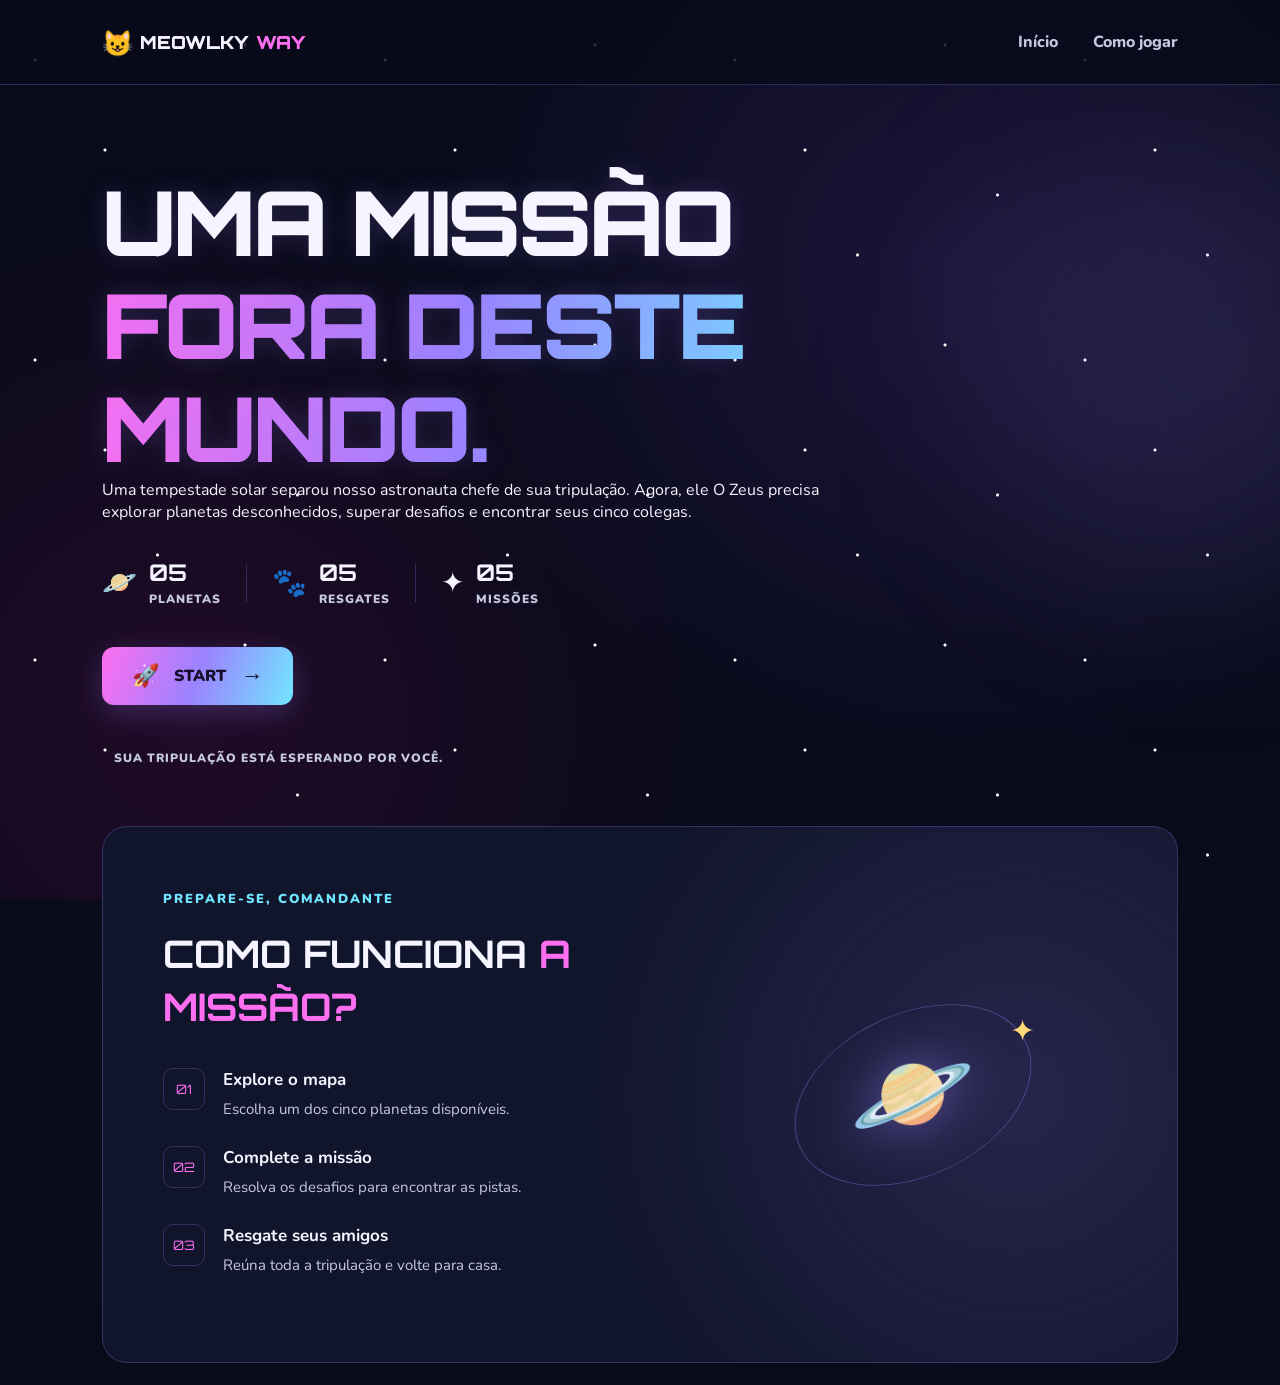
<file: Meowlky_Way-main/index.html>
<!DOCTYPE html>
<html lang="pt-BR">
<head>
    <meta charset="UTF-8">
    <meta name="viewport" content="width=device-width, initial-scale=1.0">
    <title>MEOWLKY WAY - Aventura Espacial Felina</title>
    <link rel="stylesheet" href="index.css">
    <link href="https://fonts.googleapis.com/css2?family=Nunito:wght@400;500;600;700;800;900&family=Orbitron:wght@500;600;700;800;900&display=swap" rel="stylesheet">
</head>

<body>

    <div class="fundo">
        <div class="estrela"></div>
        <div class="nebulosa"></div>
    </div>

    <header class="header" id="inicio">
        <center>
            <a href="index.html" class="logo">
                <span class="logo-icone">😺</span>MEOWLKY <span>WAY</span>
            </a>
        </center>
        
        <nav class="navegacao">
            <a href="#inicio" class="inicio">Início</a>
            <a href="#como-jogar">Como jogar</a>
        </nav>
    </header>

    <main>
        <section class="titulo container">
            <div class="titulo-content">
                <h1>UMA MISSÃO<span>FORA DESTE</span><span class="pink-text">MUNDO.</span></h1>
                <p class="titulo-descricao">Uma tempestade solar separou nosso astronauta chefe de sua tripulação. Agora, ele O Zeus precisa explorar planetas desconhecidos, superar desafios e encontrar seus cinco colegas.</p>
                
                <div class="missao">
                    <div class="info-item">
                        <span class="info-icone">🪐</span>
                        <div>
                            <strong>05</strong>
                            <small>PLANETAS</small>
                        </div>
                    </div>

                    <div class="info-dividir"></div>
                    <div class="info-item">
                        <span class="info-icone">🐾</span>
                        <div>
                            <strong>05</strong>
                            <small>RESGATES</small>
                        </div>
                    </div>

                    <div class="info-dividir"></div>
                    <div class="info-item">
                        <span class="info-icone">✦</span>
                        <div>
                            <strong>05</strong>
                            <small>MISSÕES</small>
                        </div>
                    </div>
                </div>

                <div class="titulo-botao">
                    <a href="historia.html" class="btn btn-primary">
                        <span>🚀</span>START<span class="arrow">→</span>
                    </a>
                </div>

                <div class="botao">
                    <span class="note-line"></span>SUA TRIPULAÇÃO ESTÁ ESPERANDO POR VOCÊ.
                </div>
            </div>
        </section>
        <section class="como container" id="como-jogar">
            <div class="como-content">
                <span class="section-label">PREPARE-SE, COMANDANTE</span>
                <h2>COMO FUNCIONA <span>A MISSÃO?</span></h2>

                <div class="lista">
                    <div class="step">
                        <span class="step-numero">01</span>
                        <div>
                            <h3>Explore o mapa</h3>
                            <p>Escolha um dos cinco planetas disponíveis.</p>
                        </div>
                    </div>

                    <div class="step">
                        <span class="step-numero">02</span>
                        <div>
                            <h3>Complete a missão</h3>
                            <p>Resolva os desafios para encontrar as pistas.</p>
                        </div>
                    </div>

                    <div class="step">
                        <span class="step-numero">03</span>
                        <div>
                            <h3>Resgate seus amigos</h3>
                            <p>Reúna toda a tripulação e volte para casa.</p>
                        </div>
                    </div>
                </div>
            </div>

            <div class="como-decoracao">
                <div class="orbita"></div>
                <div class="planeta">🪐</div>
                <span class="estrela2">✦</span>
            </div>
        </section>
    </br>
    </main>
</body>
</html>
</file>
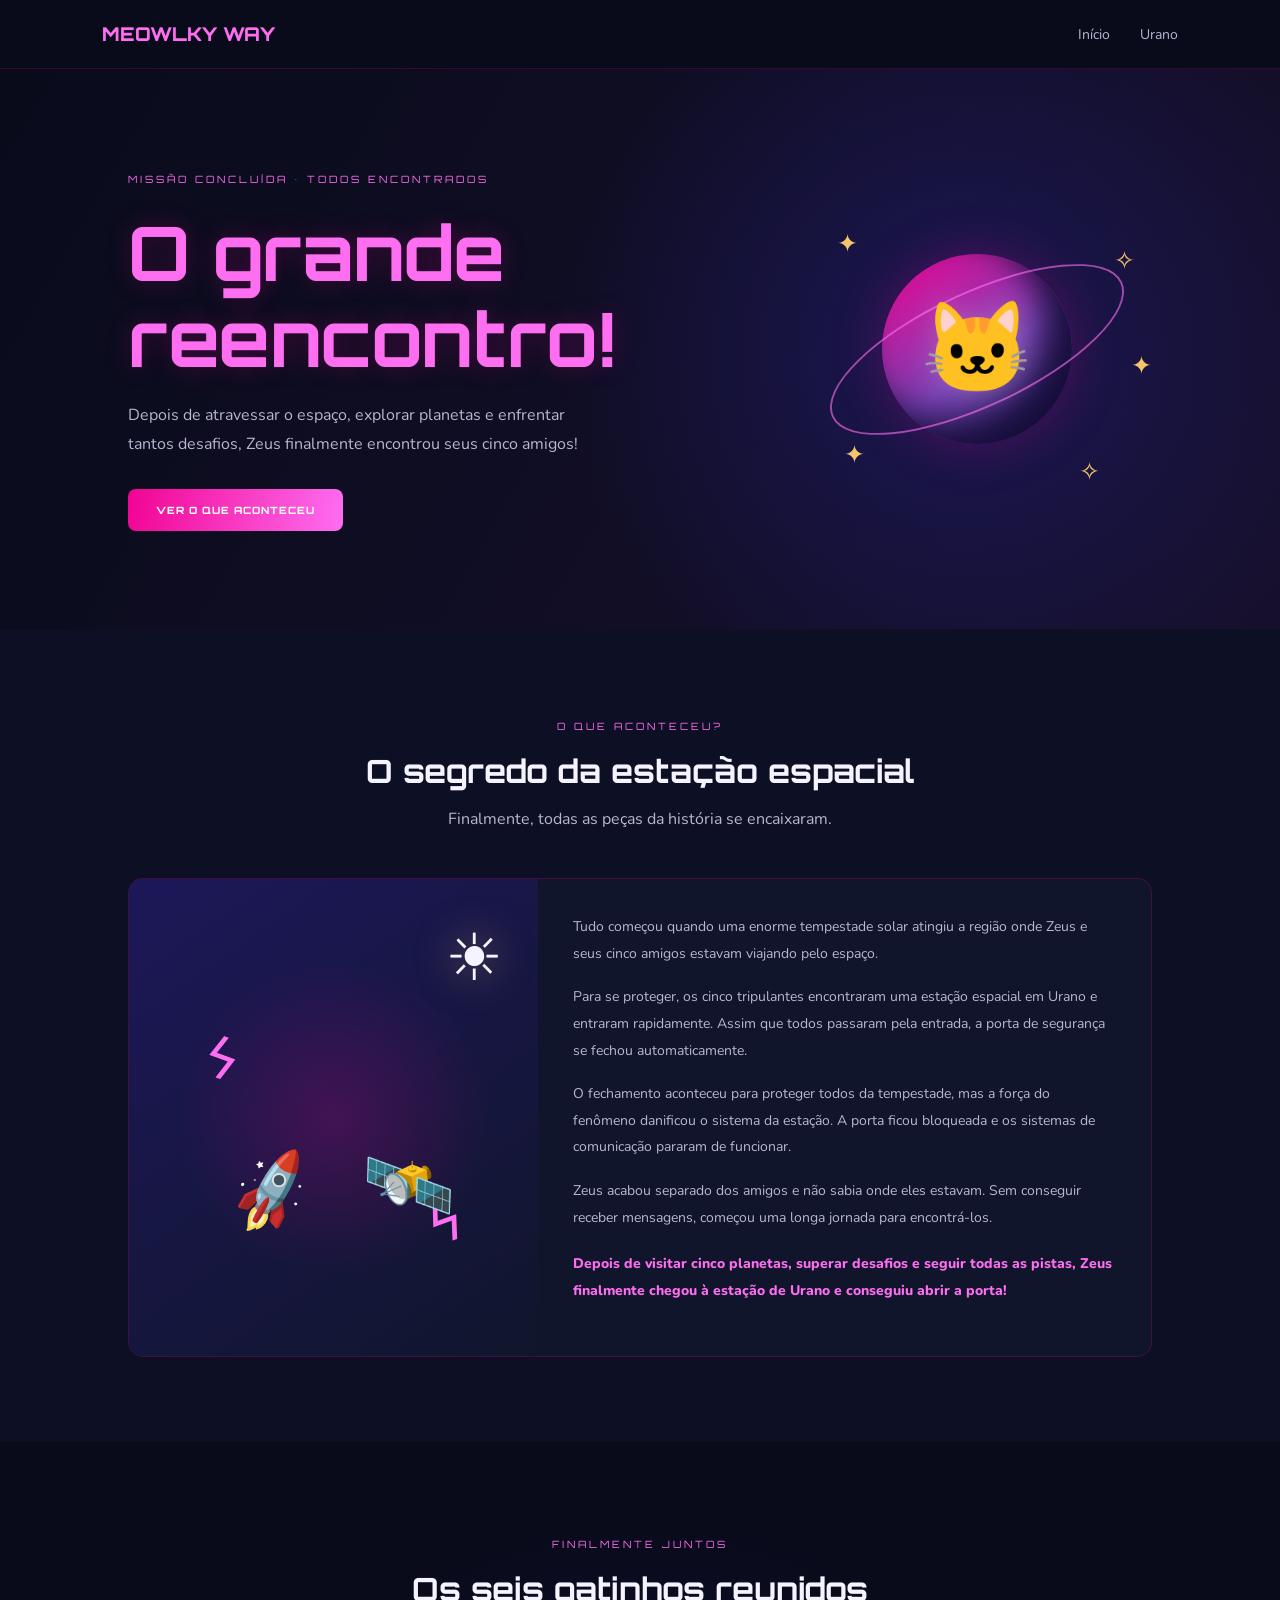
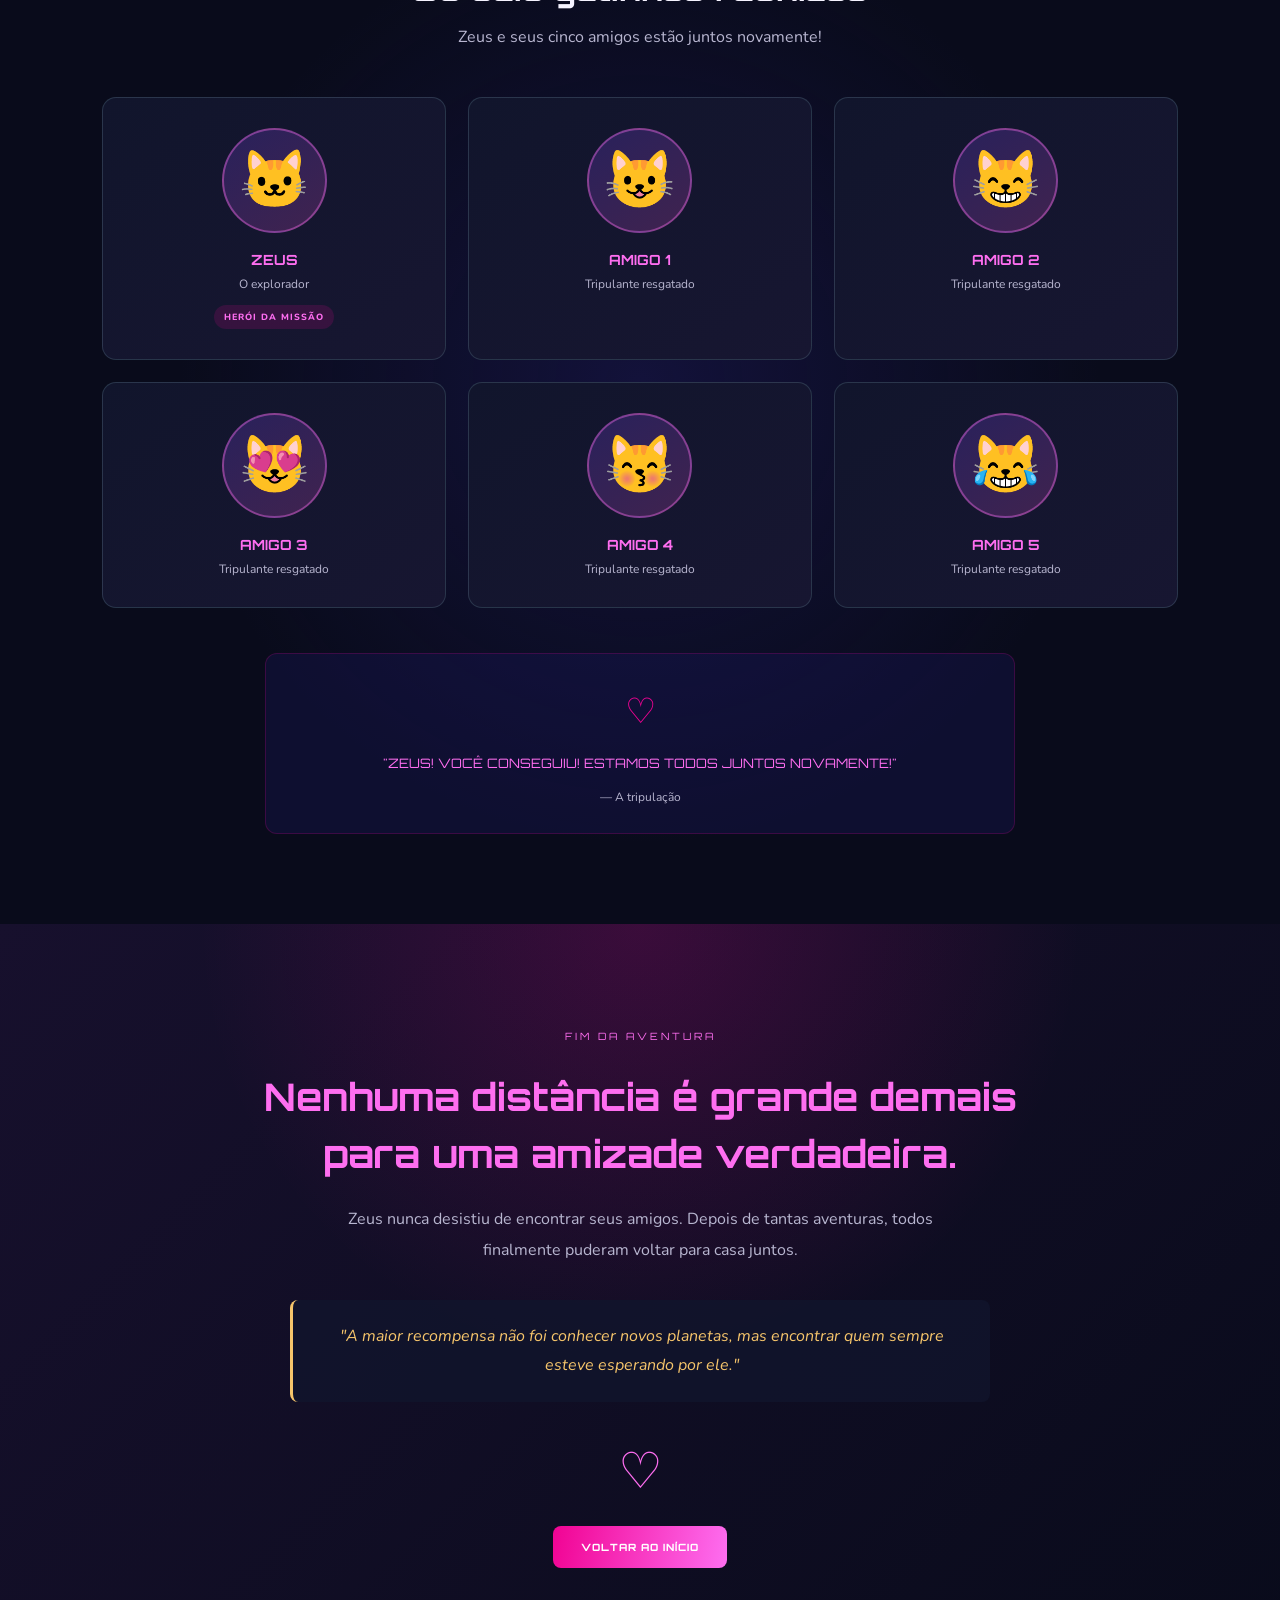
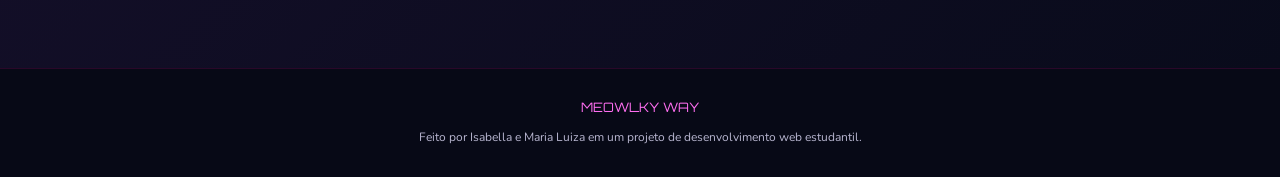
<file: Meowlky_Way-main/final.html>
<!DOCTYPE html>
<html lang="pt-BR">

<head>
    <meta charset="UTF-8">
    <meta name="viewport" content="width=device-width, initial-scale=1.0">

    <title>MEOWLKY WAY | O Grande Reencontro</title>

    <link rel="stylesheet" href="final.css">

    <link href="https://fonts.googleapis.com/css2?family=Nunito:wght@400;500;600;700;800;900&family=Orbitron:wght@500;600;700;800;900&display=swap" rel="stylesheet">
</head>

<body>

    <!-- CABEÇALHO -->

    <header>
        <a href="index.html" class="logo">MEOWLKY WAY</a>

        <nav>
            <a href="index.html">Início</a>
            <a href="uranus.html">Urano</a>
        </nav>
    </header>


    <!-- APRESENTAÇÃO -->

    <section class="hero">

        <div class="hero-texto">

            <span class="etiqueta">MISSÃO CONCLUÍDA • TODOS ENCONTRADOS</span>

            <h1>O grande<br>reencontro!</h1>

            <p>
                Depois de atravessar o espaço, explorar planetas
                e enfrentar tantos desafios, Zeus finalmente
                encontrou seus cinco amigos!
            </p>

            <a href="#historia" class="botao">VER O QUE ACONTECEU</a>

        </div>

        <div class="hero-espaco">

            <div class="orbita"></div>
            <div class="planeta"></div>

            <span class="estrela estrela1">✦</span>
            <span class="estrela estrela2">✧</span>
            <span class="estrela estrela3">✦</span>
            <span class="estrela estrela4">✧</span>
            <span class="estrela estrela5">✦</span>

            <div class="gato-espacial">🐱</div>

        </div>

    </section>


    <!-- HISTÓRIA -->

    <section class="historia" id="historia">

        <div class="titulo-secao">

            <span>O QUE ACONTECEU?</span>

            <h2>O segredo da estação espacial</h2>

            <p>Finalmente, todas as peças da história se encaixaram.</p>

        </div>

        <div class="historia-card">

            <div class="historia-ilustracao">

                <div class="sol">☀</div>
                <div class="raio raio1">ϟ</div>
                <div class="raio raio2">ϟ</div>
                <div class="nave">🚀</div>
                <div class="estacao">🛰️</div>

            </div>

            <div class="historia-texto">

                <p>
                    Tudo começou quando uma enorme tempestade solar
                    atingiu a região onde Zeus e seus cinco amigos
                    estavam viajando pelo espaço.
                </p>

                <p>
                    Para se proteger, os cinco tripulantes encontraram
                    uma estação espacial em Urano e entraram rapidamente.
                    Assim que todos passaram pela entrada, a porta de
                    segurança se fechou automaticamente.
                </p>

                <p>
                    O fechamento aconteceu para proteger todos da
                    tempestade, mas a força do fenômeno danificou
                    o sistema da estação. A porta ficou bloqueada
                    e os sistemas de comunicação pararam de funcionar.
                </p>

                <p>
                    Zeus acabou separado dos amigos e não sabia
                    onde eles estavam. Sem conseguir receber mensagens,
                    começou uma longa jornada para encontrá-los.
                </p>

                <p class="destaque">
                    Depois de visitar cinco planetas, superar desafios
                    e seguir todas as pistas, Zeus finalmente chegou
                    à estação de Urano e conseguiu abrir a porta!
                </p>

            </div>

        </div>

    </section>


    <!-- REENCONTRO -->

    <section class="reencontro">

        <div class="titulo-secao">

            <span>FINALMENTE JUNTOS</span>

            <h2>Os seis gatinhos reunidos</h2>

            <p>Zeus e seus cinco amigos estão juntos novamente!</p>

        </div>

        <div class="grupo-gatos">

            <div class="gato-card">
                <div class="gato-avatar">🐱</div>
                <h3>ZEUS</h3>
                <p>O explorador</p>
                <span class="tag">HERÓI DA MISSÃO</span>
            </div>

            <div class="gato-card">
                <div class="gato-avatar">😺</div>
                <h3>AMIGO 1</h3>
                <p>Tripulante resgatado</p>
            </div>

            <div class="gato-card">
                <div class="gato-avatar">😸</div>
                <h3>AMIGO 2</h3>
                <p>Tripulante resgatado</p>
            </div>

            <div class="gato-card">
                <div class="gato-avatar">😻</div>
                <h3>AMIGO 3</h3>
                <p>Tripulante resgatado</p>
            </div>

            <div class="gato-card">
                <div class="gato-avatar">😽</div>
                <h3>AMIGO 4</h3>
                <p>Tripulante resgatado</p>
            </div>

            <div class="gato-card">
                <div class="gato-avatar">😹</div>
                <h3>AMIGO 5</h3>
                <p>Tripulante resgatado</p>
            </div>

        </div>

        <div class="mensagem-reencontro">
            <span>♡</span>
            "ZEUS! VOCÊ CONSEGUIU! ESTAMOS TODOS JUNTOS NOVAMENTE!"
            <small>— A tripulação</small>
        </div>

    </section>


    <!-- FINAL -->

    <section class="final">

        <span class="etiqueta">FIM DA AVENTURA</span>

        <h2>Nenhuma distância é grande demais para uma amizade verdadeira.</h2>

        <p>
            Zeus nunca desistiu de encontrar seus amigos.
            Depois de tantas aventuras, todos finalmente
            puderam voltar para casa juntos.
        </p>

        <div class="frase-final">
            "A maior recompensa não foi conhecer novos planetas,
            mas encontrar quem sempre esteve esperando por ele."
        </div>

        <div class="coracao">♡</div>

        <a href="index.html" class="botao">VOLTAR AO INÍCIO</a>

    </section>


    <!-- RODAPÉ -->

    <footer>

        <p>MEOWLKY WAY</p>

        <span>
            Feito por Isabella e Maria Luiza em um projeto de desenvolvimento web estudantil.
        </span>

    </footer>

</body>
</html>
</file>
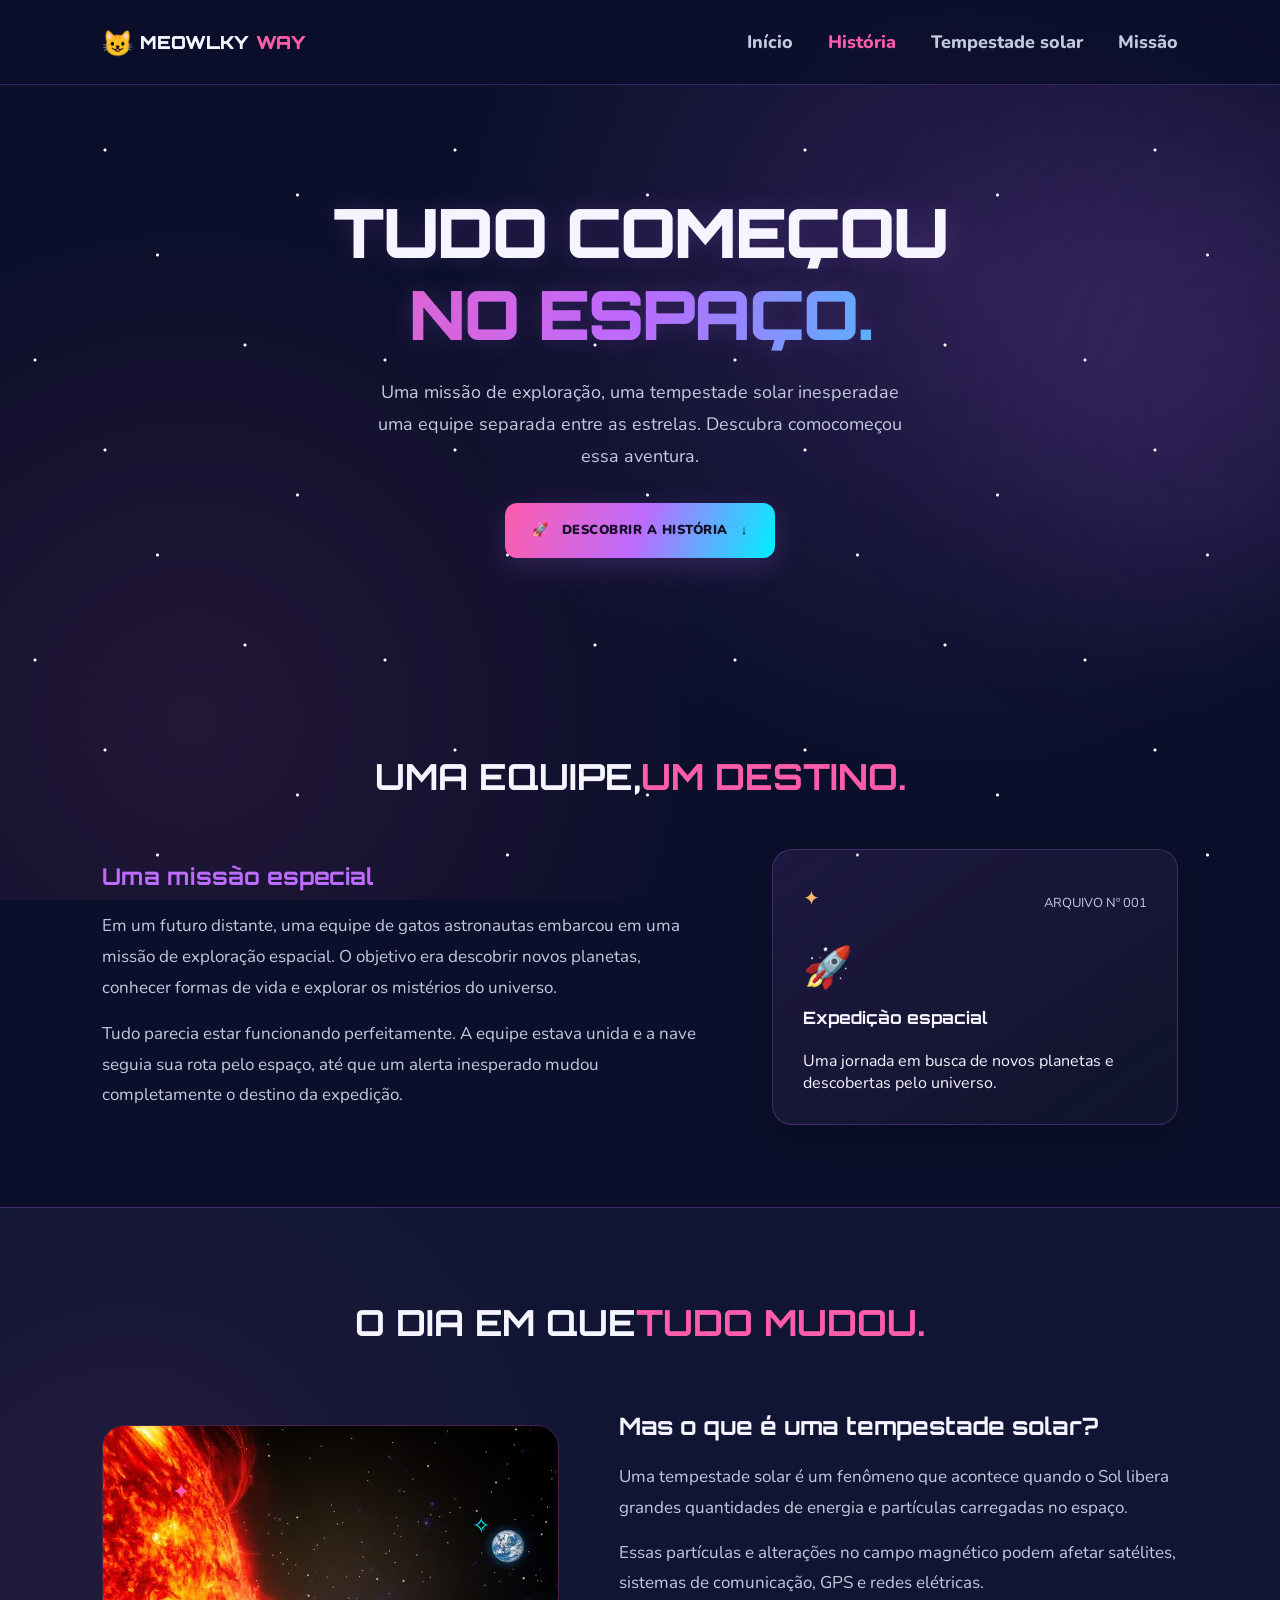
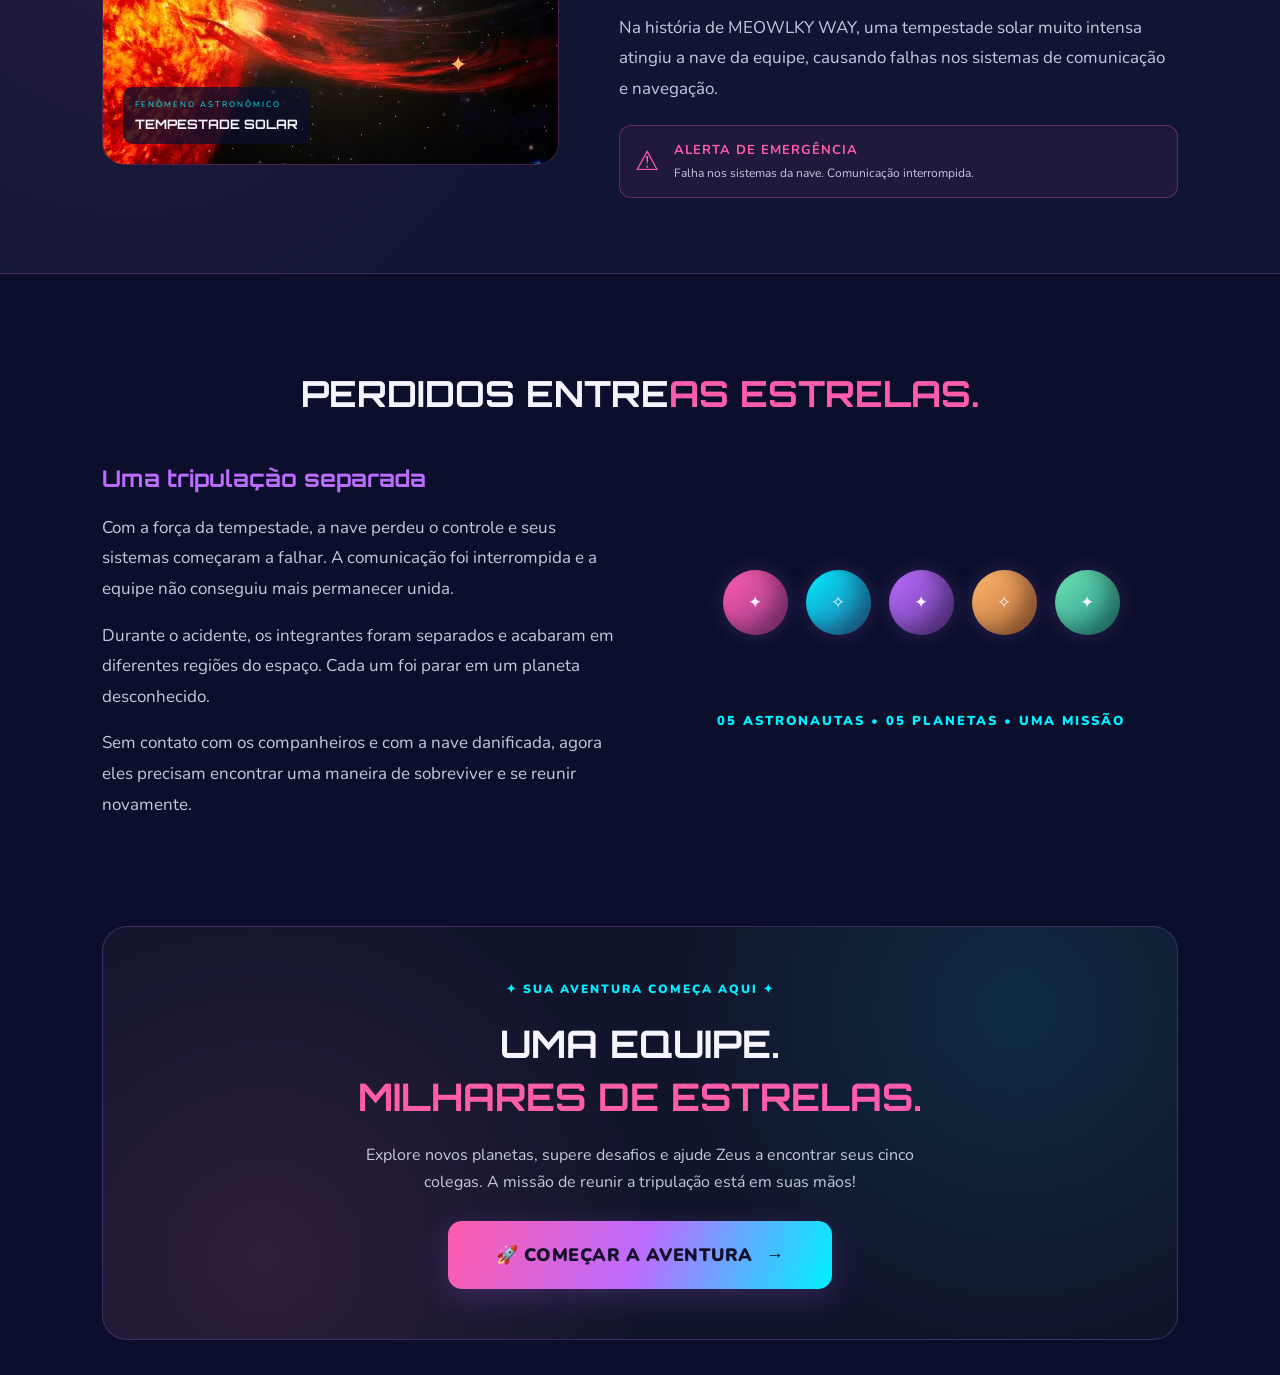
<file: Meowlky_Way-main/historia.html>
<!DOCTYPE html>
<html lang="pt-BR">
<head>
    <meta charset="UTF-8">
    <meta name="viewport" content="width=device-width, initial-scale=1.0">
    <title>História | MEOWLKY WAY</title>
    <link rel="stylesheet" href="historia.css">
    <link href="https://fonts.googleapis.com/css2?family=Nunito:wght@400;500;600;700;800;900&family=Orbitron:wght@500;600;700;800;900&display=swap" rel="stylesheet">
</head>

<body>
    <div class="fundo">
        <div class="estrela"></div>
        <div class="nebulosa"></div>
    </div>

    <header class="header">
        <a href="index.html" class="logo">
            <span class="logo-icon">😺</span>MEOWLKY <span>WAY</span>
        </a>

        <nav class="navigation">
            <a href="index.html">Início</a>
            <a href="#historia" class="active">História</a>
            <a href="#tempestade">Tempestade solar</a>
            <a href="#missao">Missão</a>
        </nav>
    </header>

    <main>
        <section class="hero container">
            <div class="hero-content">
                <h1>TUDO COMEÇOU<span>NO ESPAÇO.</span></h1>
                <p class="hero-description">Uma missão de exploração, uma tempestade solar inesperadae uma equipe separada entre as estrelas. Descubra comocomeçou essa aventura.</p>
                <div class="hero-buttons">
                    <a href="#historia" class="btn btn-primary">
                        <span>🚀</span>DESCOBRIR A HISTÓRIA<span>↓</span>
                    </a>
                </div>
            </div>
        </section>
    </br>


        <section class="story-section container" id="historia">
            <div class="section-heading">
                <h2>UMA EQUIPE,<span>UM DESTINO.</span></h2>
            </div>

            <div class="story-grid">
                <div class="story-text">
                    <h3>Uma missão especial</h3>
                    <p>Em um futuro distante, uma equipe de gatos astronautas embarcou em uma missão de exploração espacial. O objetivo era descobrir novos planetas, conhecer formas de vida e explorar os mistérios do universo.</p>
                    <p>Tudo parecia estar funcionando perfeitamente. A equipe estava unida e a nave seguia sua rota pelo espaço, até que um alerta inesperado mudou completamente o destino da expedição.</p>
                </div>

                <div class="story-card">
                    <div class="card-top">
                        <span>✦</span>
                        <small>ARQUIVO Nº 001</small>
                    </div>

                    <div class="card-icon">🚀</div>
                    <h3>Expedição espacial</h3>
                    </br>
                    <p>Uma jornada em busca de novos planetas e descobertas pelo universo.</p>
                    <div class="card-status">
                    </div>
                </div>
            </div>
        </section>

        <section class="solar-section" id="tempestade">
            <div class="container">
                <div class="section-heading">
                    <h2>O DIA EM QUE<span>TUDO MUDOU.</span></h2>
                </div>

                <div class="solar-grid">
                    <div class="solar-visual">
                        <div class="solar-glow"></div>
                        <img src="tempestade.webp" alt="Tempestade solar" class="solar-image">                        <span class="solar-star solar-star-one">✦</span>
                        <span class="solar-star solar-star-two">✧</span>
                        <span class="solar-star solar-star-three">✦</span>

                        <div class="solar-caption">
                            <span>FENÔMENO ASTRONÔMICO</span>
                            <strong>TEMPESTADE SOLAR</strong>
                        </div>

                    </div>

                    <div class="solar-text">
                        <h3>Mas o que é uma tempestade solar?</h3>
                        <p>Uma tempestade solar é um fenômeno que acontece quando o Sol libera grandes quantidades de energia e partículas carregadas no espaço.</p>

                        <p>Essas partículas e alterações no campo magnético podem afetar satélites, sistemas de comunicação, GPS e redes elétricas.</p>

                        <p>Na história de MEOWLKY WAY, uma tempestade solar muito intensa atingiu a nave da equipe, causando falhas nos sistemas de comunicação e navegação.</p>

                        <div class="warning-card">
                            <span class="warning-icon">⚠</span>

                            <div>
                                <strong>ALERTA DE EMERGÊNCIA</strong>
                                <small>Falha nos sistemas da nave. Comunicação interrompida.</small>
                            </div>
                        </div>
                    </div>
                </div>
            </div>
        </section>


        <section class="separation-section container">
            <div class="section-heading">
                <h2>PERDIDOS ENTRE<span>AS ESTRELAS.</span></h2>
            </div>

            <div class="separation-grid">
                <div class="separation-text">
                    <h3>Uma tripulação separada</h3>
                    <p>Com a força da tempestade, a nave perdeu o controle e seus sistemas começaram a falhar. A comunicação foi interrompida e a equipe não conseguiu mais permanecer unida.</p>
                    <p>Durante o acidente, os integrantes foram separados e acabaram em diferentes regiões do espaço. Cada um foi parar em um planeta desconhecido.</p>
                    <p>Sem contato com os companheiros e com a nave danificada, agora eles precisam encontrar uma maneira de sobreviver e se reunir novamente.</p>
                </div>

                <div class="planet-display">

                    <div class="planet planet-pink">✦</div>
                    <div class="planet planet-blue">✧</div>
                    <div class="planet planet-purple">✦</div>
                    <div class="planet planet-orange">✧</div>
                    <div class="planet planet-green">✦</div>
                        <span class="planet-caption">05 ASTRONAUTAS • 05 PLANETAS • UMA MISSÃO</span>
                </div>
            </div>
        </section>

        <section class="mission-section container" id="missao">
            <div class="mission-box">
                <span class="section-label">✦ SUA AVENTURA COMEÇA AQUI ✦</span>
                <h2>UMA EQUIPE.<span>MILHARES DE ESTRELAS.</span></h2>
                <p>Explore novos planetas, supere desafios e ajude Zeus a encontrar seus cinco colegas. A missão de reunir a tripulação está em suas mãos!</p>

                <a href="venus.html" class="btn btn-primary">
                    🚀 COMEÇAR A AVENTURA
                    <span>→</span>
                </a>
            </div>
        </section>
    </main>
</body>
</html>
</file>
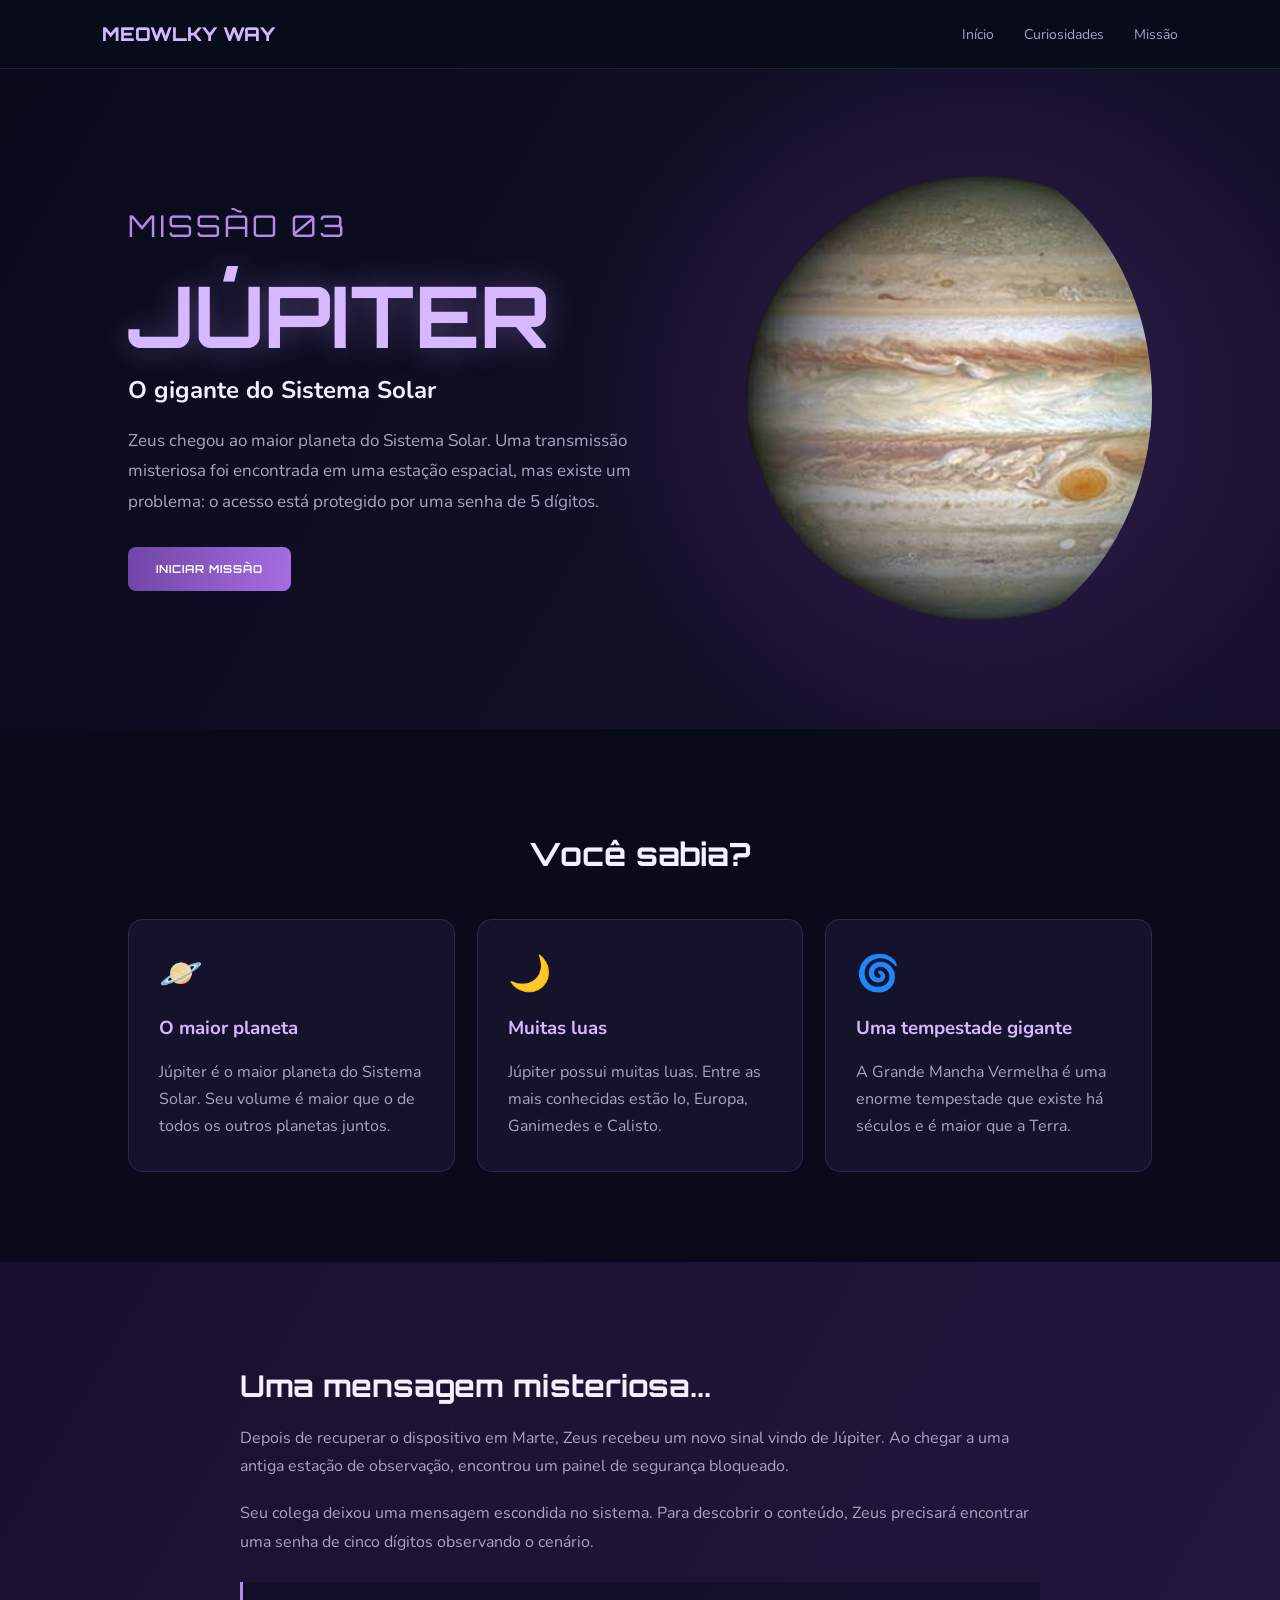
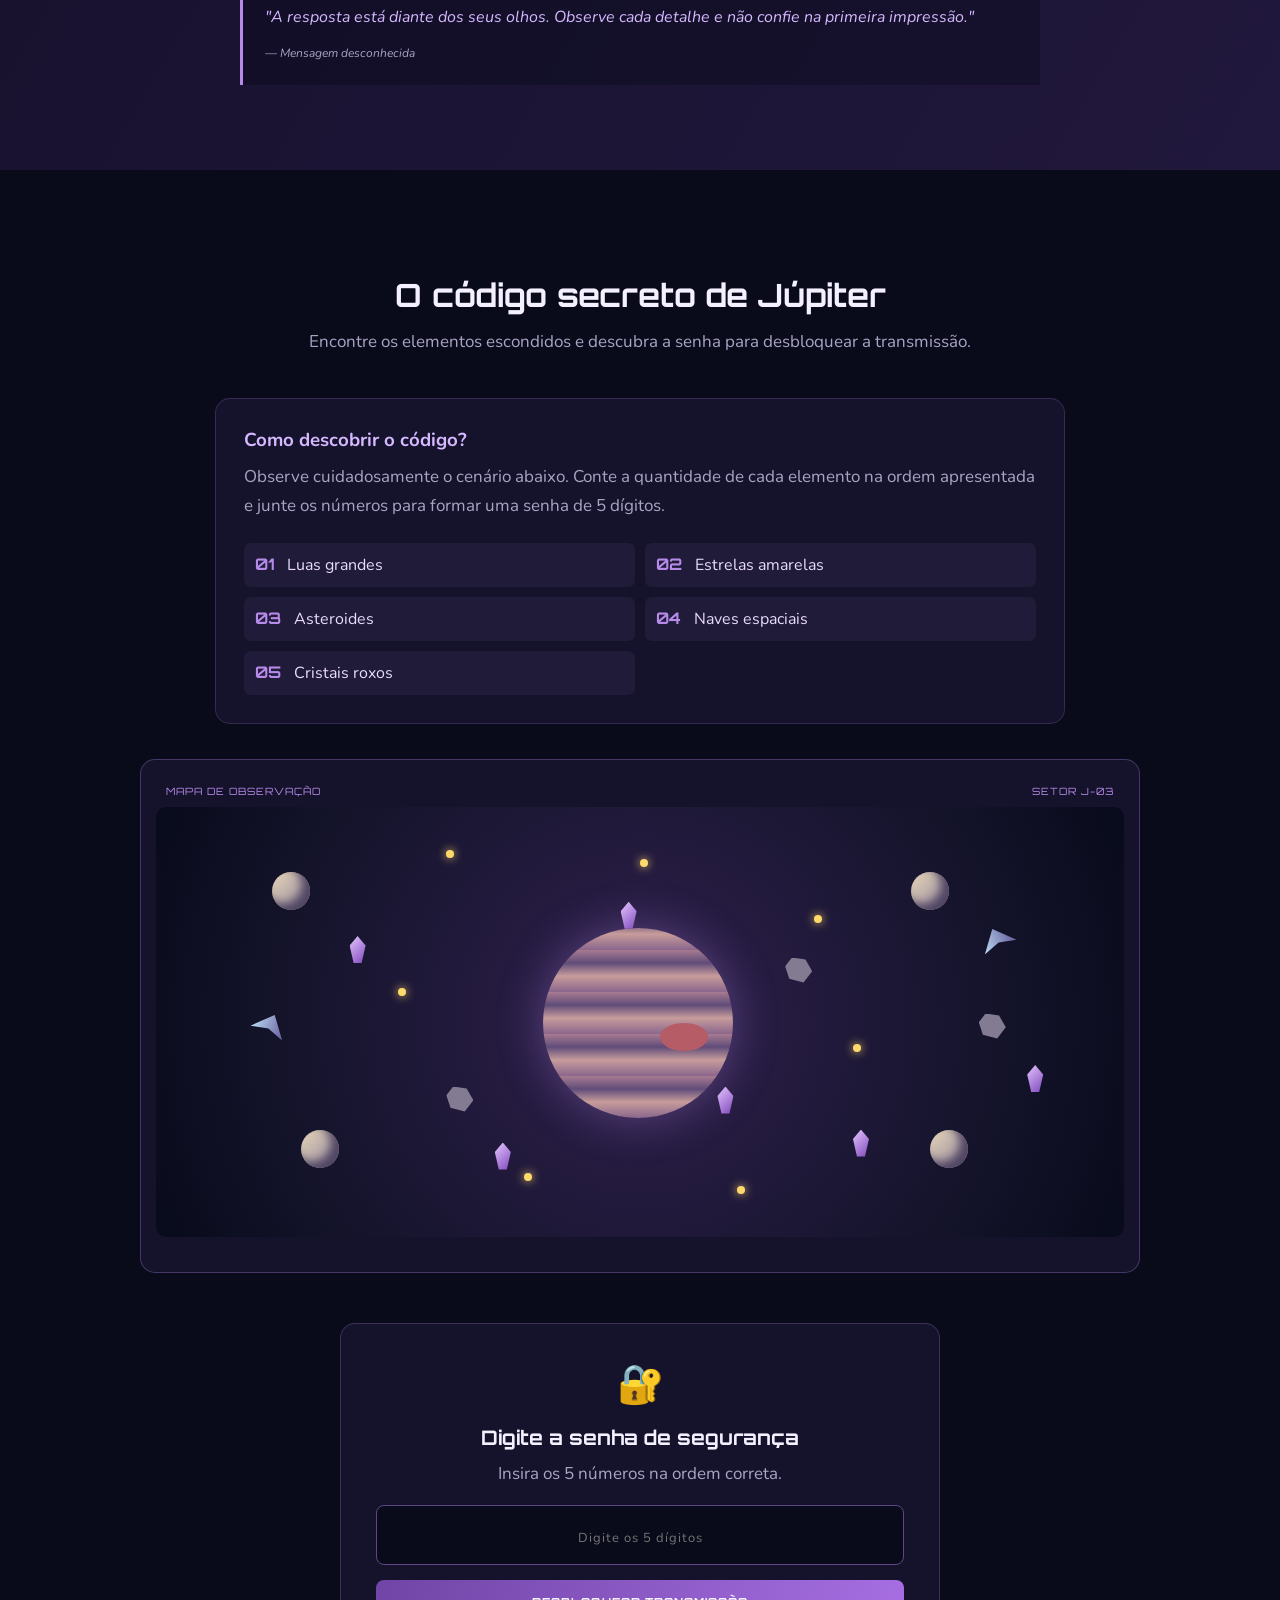
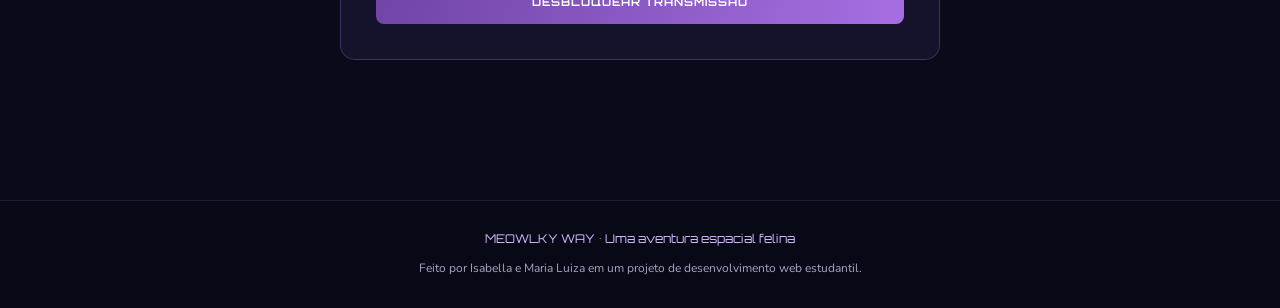
<file: Meowlky_Way-main/jupiter.html>
<!DOCTYPE html>
<html lang="pt-BR">

<head>
    <meta charset="UTF-8">
    <meta name="viewport" content="width=device-width, initial-scale=1.0">

    <title>Júpiter | Meowlky Way</title>

    <link rel="stylesheet" href="jupiter.css">

    <link href="https://fonts.googleapis.com/css2?family=Nunito:wght@400;500;600;700;800;900&family=Orbitron:wght@500;600;700;800&display=swap" rel="stylesheet">
</head>

<body>

    <header>
        <a href="index.html" class="logo">MEOWLKY WAY</a>

        <nav>
            <a href="index.html">Início</a>
            <a href="#curiosidades">Curiosidades</a>
            <a href="#missao">Missão</a>
        </nav>
    </header>

    <main>

        <!-- APRESENTAÇÃO -->

        <section class="hero">

            <div class="hero-texto">

                <span class="etiqueta">MISSÃO 03</span>

                <h1>JÚPITER</h1>

                <h2>O gigante do Sistema Solar</h2>

                <p>
                    Zeus chegou ao maior planeta do Sistema Solar.
                    Uma transmissão misteriosa foi encontrada em uma
                    estação espacial, mas existe um problema:
                    o acesso está protegido por uma senha de 5 dígitos.
                </p>

                <a href="#missao" class="botao">INICIAR MISSÃO</a>

            </div>

<div class="jupiter-planeta">
    <img src="images (2).png" alt="Planeta Júpiter">
</div>

        </section>

        <!-- CURIOSIDADES -->

        <section class="curiosidades" id="curiosidades">

            <div class="titulo-secao">


                <h2>Você sabia?</h2>

                <p>
                </p>

            </div>

            <div class="cards">

                <article class="card">

                    <div class="icone">🪐</div>

                    <h3>O maior planeta</h3>

                    <p>
                        Júpiter é o maior planeta do Sistema Solar.
                        Seu volume é maior que o de todos os outros
                        planetas juntos.
                    </p>

                </article>

                <article class="card">

                    <div class="icone">🌙</div>

                    <h3>Muitas luas</h3>

                    <p>
                        Júpiter possui muitas luas. Entre as mais
                        conhecidas estão Io, Europa, Ganimedes e Calisto.
                    </p>

                </article>

                <article class="card">

                    <div class="icone">🌀</div>

                    <h3>Uma tempestade gigante</h3>

                    <p>
                        A Grande Mancha Vermelha é uma enorme tempestade
                        que existe há séculos e é maior que a Terra.
                    </p>

                </article>

            </div>

        </section>

        <!-- HISTÓRIA -->

        <section class="historia">

            <div class="historia-conteudo">


                <h2>Uma mensagem misteriosa...</h2>

                <p>
                    Depois de recuperar o dispositivo em Marte,
                    Zeus recebeu um novo sinal vindo de Júpiter.
                    Ao chegar a uma antiga estação de observação,
                    encontrou um painel de segurança bloqueado.
                </p>

                <p>
                    Seu colega deixou uma mensagem escondida no sistema.
                    Para descobrir o conteúdo, Zeus precisará encontrar
                    uma senha de cinco dígitos observando o cenário.
                </p>

                <div class="mensagem">

                    "A resposta está diante dos seus olhos.
                    Observe cada detalhe e não confie na primeira impressão."

                    <span>— Mensagem desconhecida</span>

                </div>

            </div>

        </section>

        <!-- MISSÃO -->

        <section class="missao" id="missao">

            <div class="titulo-secao">

                <h2>O código secreto de Júpiter</h2>

                <p>
                    Encontre os elementos escondidos e descubra
                    a senha para desbloquear a transmissão.
                </p>

            </div>

            <!-- INSTRUÇÕES -->

            <div class="instrucoes">

                <h3>Como descobrir o código?</h3>

                <p>
                    Observe cuidadosamente o cenário abaixo.
                    Conte a quantidade de cada elemento na ordem
                    apresentada e junte os números para formar
                    uma senha de 5 dígitos.
                </p>

                <div class="ordem">

                    <div><span>01</span> Luas grandes</div>
                    <div><span>02</span> Estrelas amarelas</div>
                    <div><span>03</span> Asteroides</div>
                    <div><span>04</span> Naves espaciais</div>
                    <div><span>05</span> Cristais roxos</div>

                </div>

            </div>

            <!-- CENÁRIO -->

            <div class="painel-cenario">

                <div class="cenario-titulo">

                    <span>MAPA DE OBSERVAÇÃO</span>
                    <span>SETOR J-03</span>

                </div>

                <div class="cenario">

                    <div class="fundo-planeta"></div>

                    <!-- 4 LUAS GRANDES -->

                    <span class="lua-grande lg1"></span>
                    <span class="lua-grande lg2"></span>
                    <span class="lua-grande lg3"></span>
                    <span class="lua-grande lg4"></span>

                    <!-- 7 ESTRELAS AMARELAS -->

                    <span class="estrela-amarela ea1"></span>
                    <span class="estrela-amarela ea2"></span>
                    <span class="estrela-amarela ea3"></span>
                    <span class="estrela-amarela ea4"></span>
                    <span class="estrela-amarela ea5"></span>
                    <span class="estrela-amarela ea6"></span>
                    <span class="estrela-amarela ea7"></span>

                    <!-- 3 ASTEROIDES -->

                    <span class="asteroide as1"></span>
                    <span class="asteroide as2"></span>
                    <span class="asteroide as3"></span>

                    <!-- 2 NAVES ESPACIAIS -->

                    <span class="nave nv1"></span>
                    <span class="nave nv2"></span>

                    <!-- 6 CRISTAIS ROXOS -->

                    <span class="cristal cr1"></span>
                    <span class="cristal cr2"></span>
                    <span class="cristal cr3"></span>
                    <span class="cristal cr4"></span>
                    <span class="cristal cr5"></span>
                    <span class="cristal cr6"></span>

                    <!--
                    ====================================
                    GABARITO PARA QUEM ESTÁ DESENVOLVENDO
                    ====================================

                    Luas grandes: 4
                    Estrelas amarelas: 7
                    Asteroides: 3
                    Naves espaciais: 2
                    Cristais roxos: 6

                    SENHA CORRETA: 47326

                    ====================================
                    -->

                </div>

                <div class="legenda">
                </div>

            </div>

            <!-- CAMPO DE SENHA -->

            <div class="senha-area">

                <div class="cadeado">🔐</div>

                <h3>Digite a senha de segurança</h3>

                <p>
                    Insira os 5 números na ordem correta.
                </p>

                <form action="#sucesso" method="get">

                    <input
                        type="password"
                        name="senha"
                        placeholder="Digite os 5 dígitos"
                        inputmode="numeric"
                        pattern="47326"
                        maxlength="5"
                        minlength="5"
                        title="Digite os 5 números corretos."
                        required
                        autocomplete="off"
                    >

                    <button type="submit" class="botao">
                        DESBLOQUEAR TRANSMISSÃO
                    </button>

                </form>



            </div>

            <!-- RESULTADO -->

            <div class="resultado" id="sucesso">

                <div class="resultado-icone">✦</div>

                <span>ACESSO AUTORIZADO</span>

                <h2>Você conseguiu!</h2>

                <p>
                    O código foi aceito e a transmissão foi recuperada.
                    Zeus encontrou uma nova pista sobre o paradeiro
                    de seus colegas!
                </p>

                <div class="mensagem-final">

                    "A jornada ainda não terminou.
                    Continue seguindo os sinais..."

                </div>

                <a href="saturno.html" class="botao">
                    IR PARA PROXIMO PLANETA
                </a>

            </div>

        </section>

    </main>

    <footer>

        <p>MEOWLKY WAY • Uma aventura espacial felina</p>

        <span>
            Feito por Isabella e Maria Luiza em um projeto de desenvolvimento web estudantil.
        </span>

    </footer>

</body>
</html>
</file>
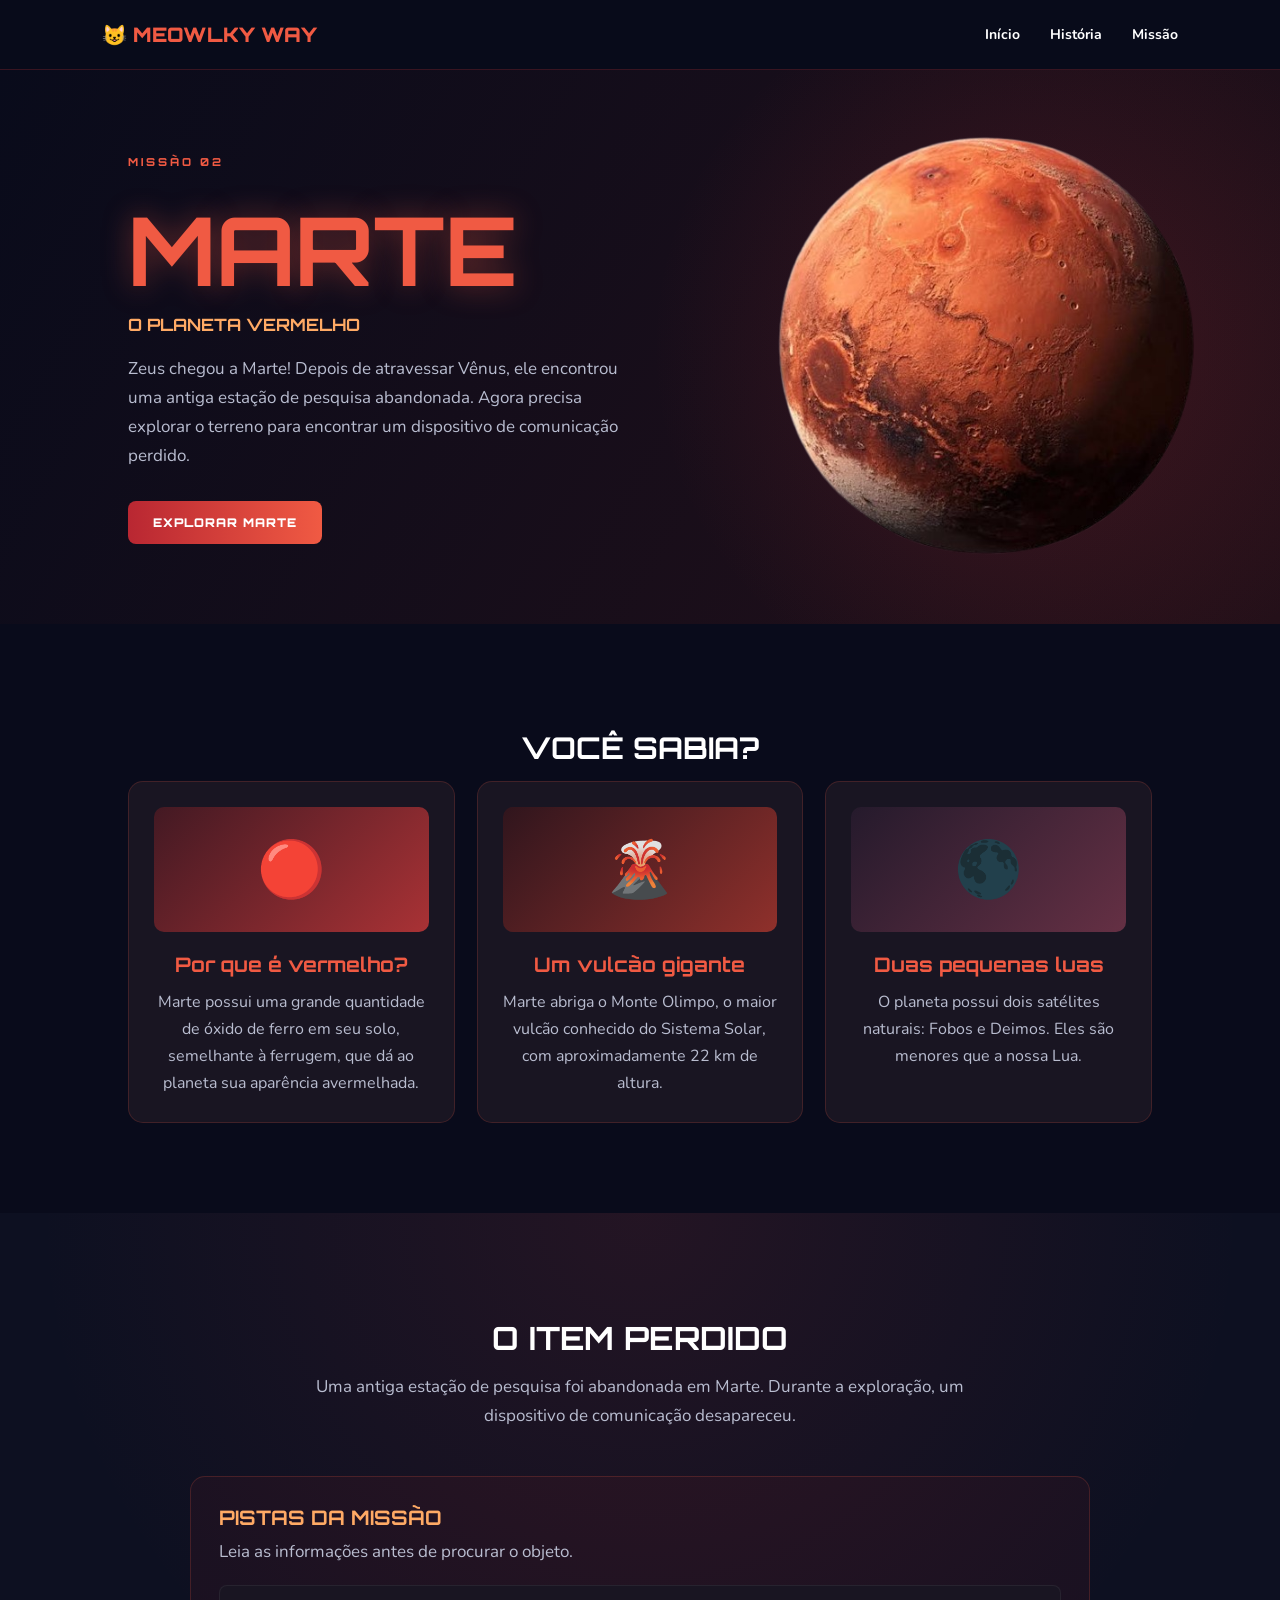
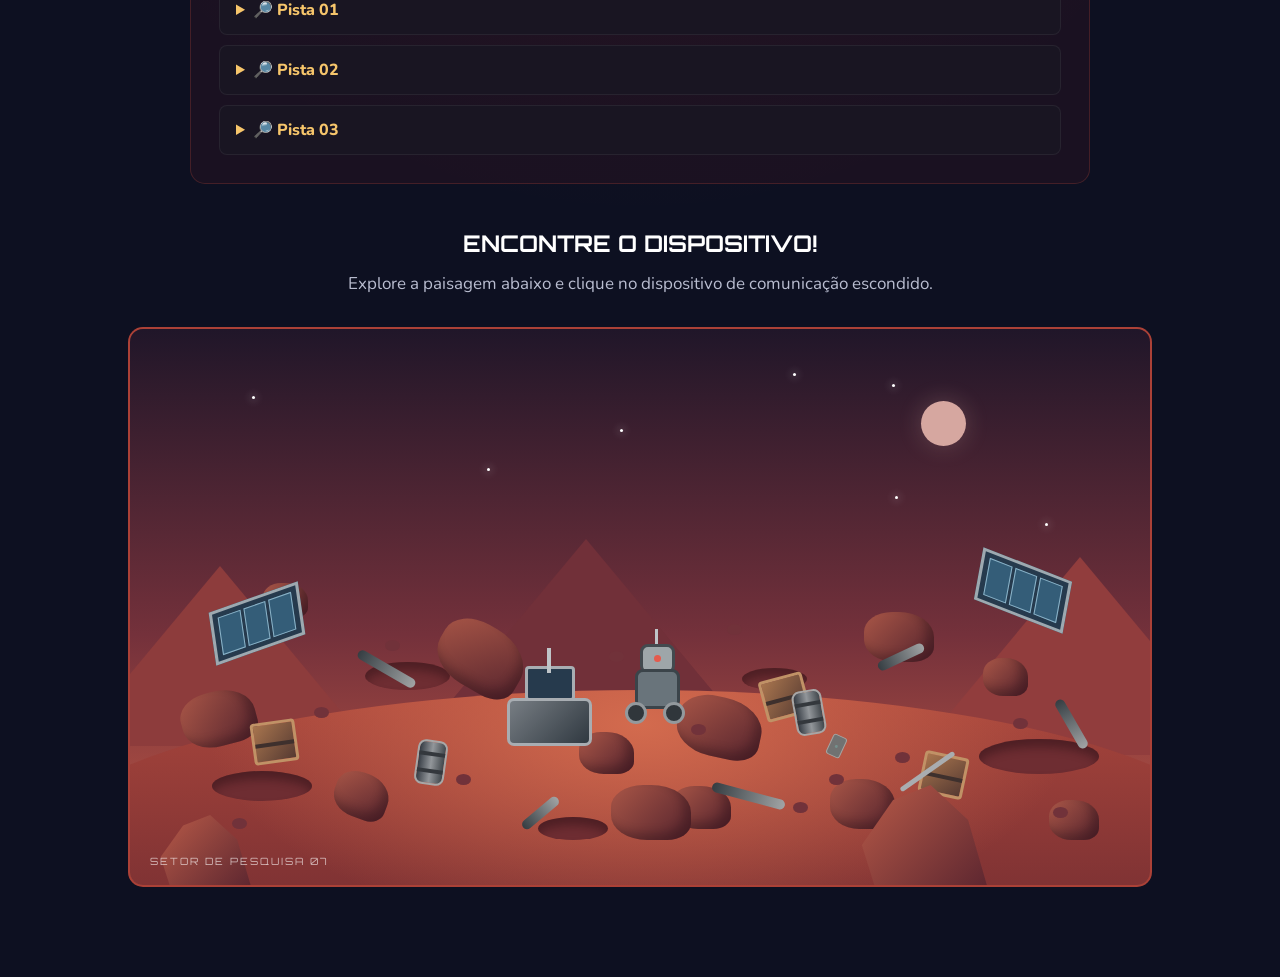
<file: Meowlky_Way-main/marte.html>
<!DOCTYPE html>
<html lang="pt-BR">

<head>
    <meta charset="UTF-8">
    <meta name="viewport" content="width=device-width, initial-scale=1.0">

    <title>MEOWLKY WAY | Missão em Marte</title>

    <link rel="stylesheet" href="marte.css">

    <link href="https://fonts.googleapis.com/css2?family=Nunito:wght@400;500;600;700;800;900&family=Orbitron:wght@500;600;700;800;900&display=swap" rel="stylesheet">
</head>

<body>

    <!-- CABEÇALHO -->

    <header class="cabecalho">

        <a href="index.html" class="logo">
            😺 MEOWLKY WAY
        </a>

        <nav>
            <a href="index.html">Início</a>
            <a href="historia.html">História</a>
            <a href="#missao">Missão</a>
        </nav>

    </header>


    <main>

        <!-- APRESENTAÇÃO DE MARTE -->
        <section class="marte-hero">
            <div class="hero-conteudo">
                <span class="etiqueta">MISSÃO 02</span>
                <h1>MARTE</h1>
                <h2>O PLANETA VERMELHO</h2>
                <p>
                    Zeus chegou a Marte! Depois de atravessar Vênus,
                    ele encontrou uma antiga estação de pesquisa abandonada.
                    Agora precisa explorar o terreno para encontrar um
                    dispositivo de comunicação perdido.
                </p>

                <a href="#curiosidades" class="botao">
                    EXPLORAR MARTE
                </a>

            </div>

            <div class="marte-ilustracao">
                <img src="images__1_-removebg-preview5.png" alt="Planeta Marte" class="marte-planeta">
            </div>

        </section>


        <!-- CURIOSIDADES -->

        <section class="curiosidades" id="curiosidades">
            <h2>VOCÊ SABIA?</h2>
            <div class="curiosidades-grid">
                <article class="curiosidade-card">
                    <div class="curiosidade-imagem planeta-imagem">
                        🔴
                    </div>
                    <h3>Por que é vermelho?</h3>

                    <p>
                        Marte possui uma grande quantidade de óxido
                        de ferro em seu solo, semelhante à ferrugem,
                        que dá ao planeta sua aparência avermelhada.
                    </p>

                </article>


                <article class="curiosidade-card">

                    <div class="curiosidade-imagem vulcao-imagem">
                        🌋
                    </div>

                    <h3>Um vulcão gigante</h3>

                    <p>
                        Marte abriga o Monte Olimpo, o maior vulcão
                        conhecido do Sistema Solar, com aproximadamente
                        22 km de altura.
                    </p>

                </article>


                <article class="curiosidade-card">

                    <div class="curiosidade-imagem luas-imagem">
                        🌑
                    </div>

                    <h3>Duas pequenas luas</h3>

                    <p>
                        O planeta possui dois satélites naturais:
                        Fobos e Deimos. Eles são menores que a nossa Lua.
                    </p>

                </article>

            </div>

        </section>


        <!-- MISSÃO -->

        <section class="missao" id="missao">

            <div class="missao-cabecalho">

                <h2>O ITEM PERDIDO</h2>

                <p>
                    Uma antiga estação de pesquisa foi abandonada
                    em Marte. Durante a exploração, um dispositivo
                    de comunicação desapareceu.
                </p>

            </div>


            <!-- PISTAS -->

            <div class="pistas">

                <h3>PISTAS DA MISSÃO</h3>

                <p>
                    Leia as informações antes de procurar o objeto.
                </p>

                <details>
                    <summary>🔎 Pista 01</summary>
                    <p>
                        O dispositivo possui uma pequena luz azul.
                    </p>
                </details>

                <details>
                    <summary>🔎 Pista 02</summary>
                    <p>
                        Ele está próximo de uma formação rochosa.
                    </p>
                </details>

                <details>
                    <summary>🔎 Pista 03</summary>
                    <p>
                        Observe principalmente a região inferior
                        direita do cenário.
                    </p>
                </details>

            </div>


            <!-- JOGO -->

            <div class="jogo" id="jogo">

                <div class="jogo-titulo">


                    <h3>ENCONTRE O DISPOSITIVO!</h3>

                    <p>
                        Explore a paisagem abaixo e clique no dispositivo
                        de comunicação escondido.
                    </p>

                </div>


                <!-- CENÁRIO DE MARTE -->

                <div class="cenario">

                    <div class="ceu">

                        <div class="estrela estrela-1"></div>
                        <div class="estrela estrela-2"></div>
                        <div class="estrela estrela-3"></div>
                        <div class="estrela estrela-4"></div>
                        <div class="estrela estrela-5"></div>
                        <div class="estrela estrela-6"></div>
                        <div class="estrela estrela-7"></div>

                        <div class="lua-marte"></div>

                        <div class="montanha montanha-1"></div>
                        <div class="montanha montanha-2"></div>
                        <div class="montanha montanha-3"></div>

                    </div>


                    <!-- TERRENO -->

                    <div class="terreno"></div>


                    <!-- CRATERAS -->

                    <div class="cratera cratera-1"></div>
                    <div class="cratera cratera-2"></div>
                    <div class="cratera cratera-3"></div>
                    <div class="cratera cratera-4"></div>
                    <div class="cratera cratera-5"></div>


                    <!-- PEDRAS GRANDES -->

                    <div class="pedra pedra-1"></div>
                    <div class="pedra pedra-2"></div>
                    <div class="pedra pedra-3"></div>
                    <div class="pedra pedra-4"></div>
                    <div class="pedra pedra-5"></div>
                    <div class="pedra pedra-6"></div>
                    <div class="pedra pedra-7"></div>
                    <div class="pedra pedra-8"></div>
                    <div class="pedra pedra-9"></div>
                    <div class="pedra pedra-10"></div>
                    <div class="pedra pedra-11"></div>
                    <div class="pedra pedra-12"></div>


                    <!-- PEDRINHAS -->

                    <div class="pedrinha pedrinha-1"></div>
                    <div class="pedrinha pedrinha-2"></div>
                    <div class="pedrinha pedrinha-3"></div>
                    <div class="pedrinha pedrinha-4"></div>
                    <div class="pedrinha pedrinha-5"></div>
                    <div class="pedrinha pedrinha-6"></div>
                    <div class="pedrinha pedrinha-7"></div>
                    <div class="pedrinha pedrinha-8"></div>
                    <div class="pedrinha pedrinha-9"></div>
                    <div class="pedrinha pedrinha-10"></div>
                    <div class="pedrinha pedrinha-11"></div>
                    <div class="pedrinha pedrinha-12"></div>


                    <!-- CAIXAS -->

                    <div class="caixa caixa-1"></div>
                    <div class="caixa caixa-2"></div>
                    <div class="caixa caixa-3"></div>


                    <!-- BARRIS -->

                    <div class="barril barril-1"></div>
                    <div class="barril barril-2"></div>


                    <!-- ROBÔ EXPLORADOR -->

                    <div class="robo">

                        <div class="robo-antena"></div>
                        <div class="robo-cabeca"></div>
                        <div class="robo-corpo"></div>
                        <div class="robo-roda roda-1"></div>
                        <div class="robo-roda roda-2"></div>

                    </div>


                    <!-- ESTAÇÃO ABANDONADA -->

                    <div class="equipamento">

                        <div class="equipamento-antena"></div>
                        <div class="equipamento-painel"></div>
                        <div class="equipamento-base"></div>

                    </div>


                    <!-- PLACAS SOLARES -->

                    <div class="placa-solar solar-1">
                        <div></div>
                        <div></div>
                        <div></div>
                    </div>

                    <div class="placa-solar solar-2">
                        <div></div>
                        <div></div>
                        <div></div>
                    </div>


                    <!-- DESTROÇOS -->

                    <div class="destroco destroco-1"></div>
                    <div class="destroco destroco-2"></div>
                    <div class="destroco destroco-3"></div>
                    <div class="destroco destroco-4"></div>
                    <div class="destroco destroco-5"></div>


                    <!-- ANTENA CAÍDA -->

                    <div class="antena-caida"></div>


                    <!-- DISPOSITIVO ESCONDIDO -->

                    <a href="#item-encontrado"
                       class="item-escondido"
                       aria-label="Encontrar dispositivo de comunicação"
                       title="Dispositivo de comunicação">

                        <span class="luz-item"></span>

                    </a>


                    <!-- ROCHAS DA FRENTE -->

                    <div class="rocha-frente rocha-frente-1"></div>
                    <div class="rocha-frente rocha-frente-2"></div>


                    <!-- IDENTIFICAÇÃO DO CENÁRIO -->

                    <div class="texto-cenario">
                        SETOR DE PESQUISA 07
                    </div>

                </div>

            </div>


            <!-- RESULTADO -->

            <div class="resultado" id="item-encontrado">

                <div class="resultado-icone">
                    📡
                </div>

                <span class="etiqueta">ITEM ENCONTRADO</span>

                <h2>MISSÃO CONCLUÍDA!</h2>

                <p>
                    Excelente trabalho! Zeus encontrou o dispositivo
                    de comunicação escondido entre as rochas.
                </p>

                <p>
                    Ao recuperar o equipamento, ele conseguiu acessar
                    uma mensagem deixada por um dos colegas desaparecidos.
                </p>

                <div class="pista-encontrada">

                    <span>🔎 NOVA PISTA DESBLOQUEADA</span>

                    <p>
                        A transmissão revelou novas coordenadas.
                        Zeus está mais perto de encontrar sua equipe!
                    </p>

                </div>

                <a href="jupiter.html" class="botao">
                    PRÓXIMO PLANETA →
                </a>

            </div>

        </section>

    </main>


    <!-- RODAPÉ -->


</body>

</html>
</file>
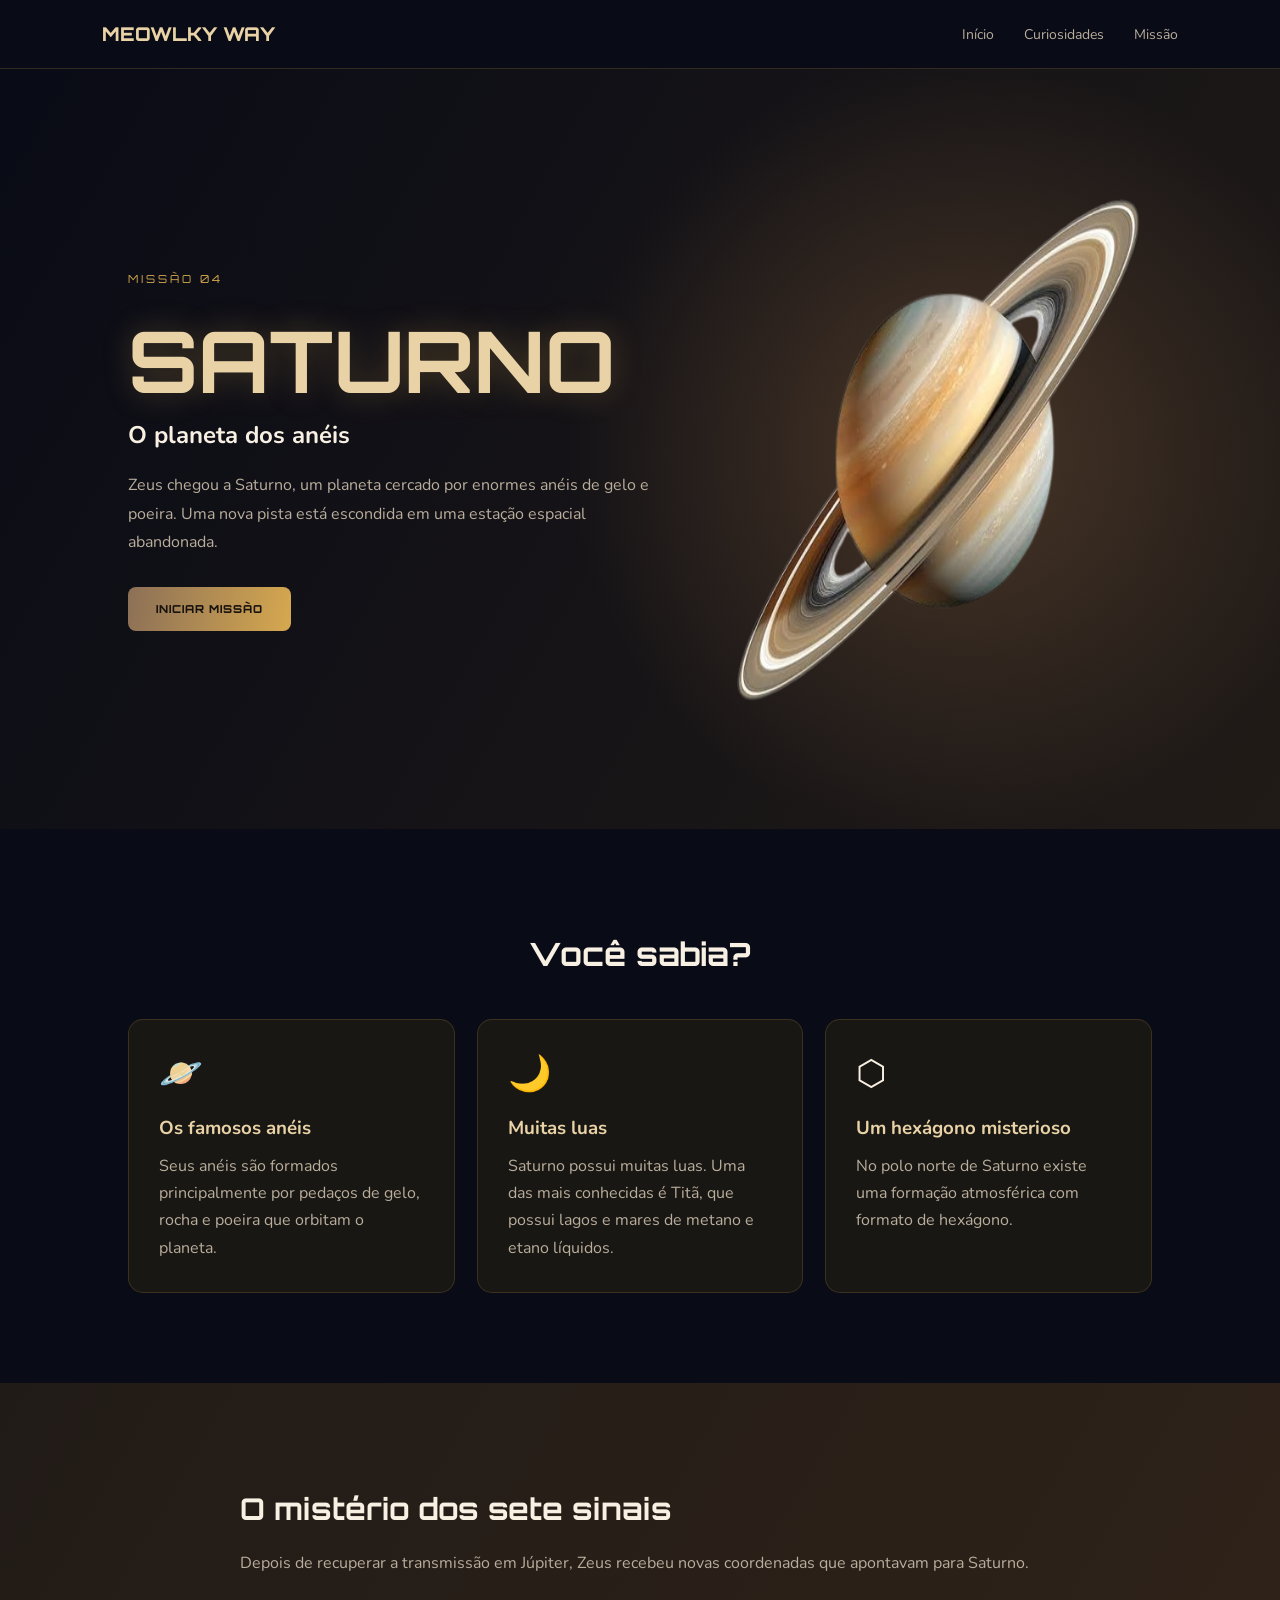
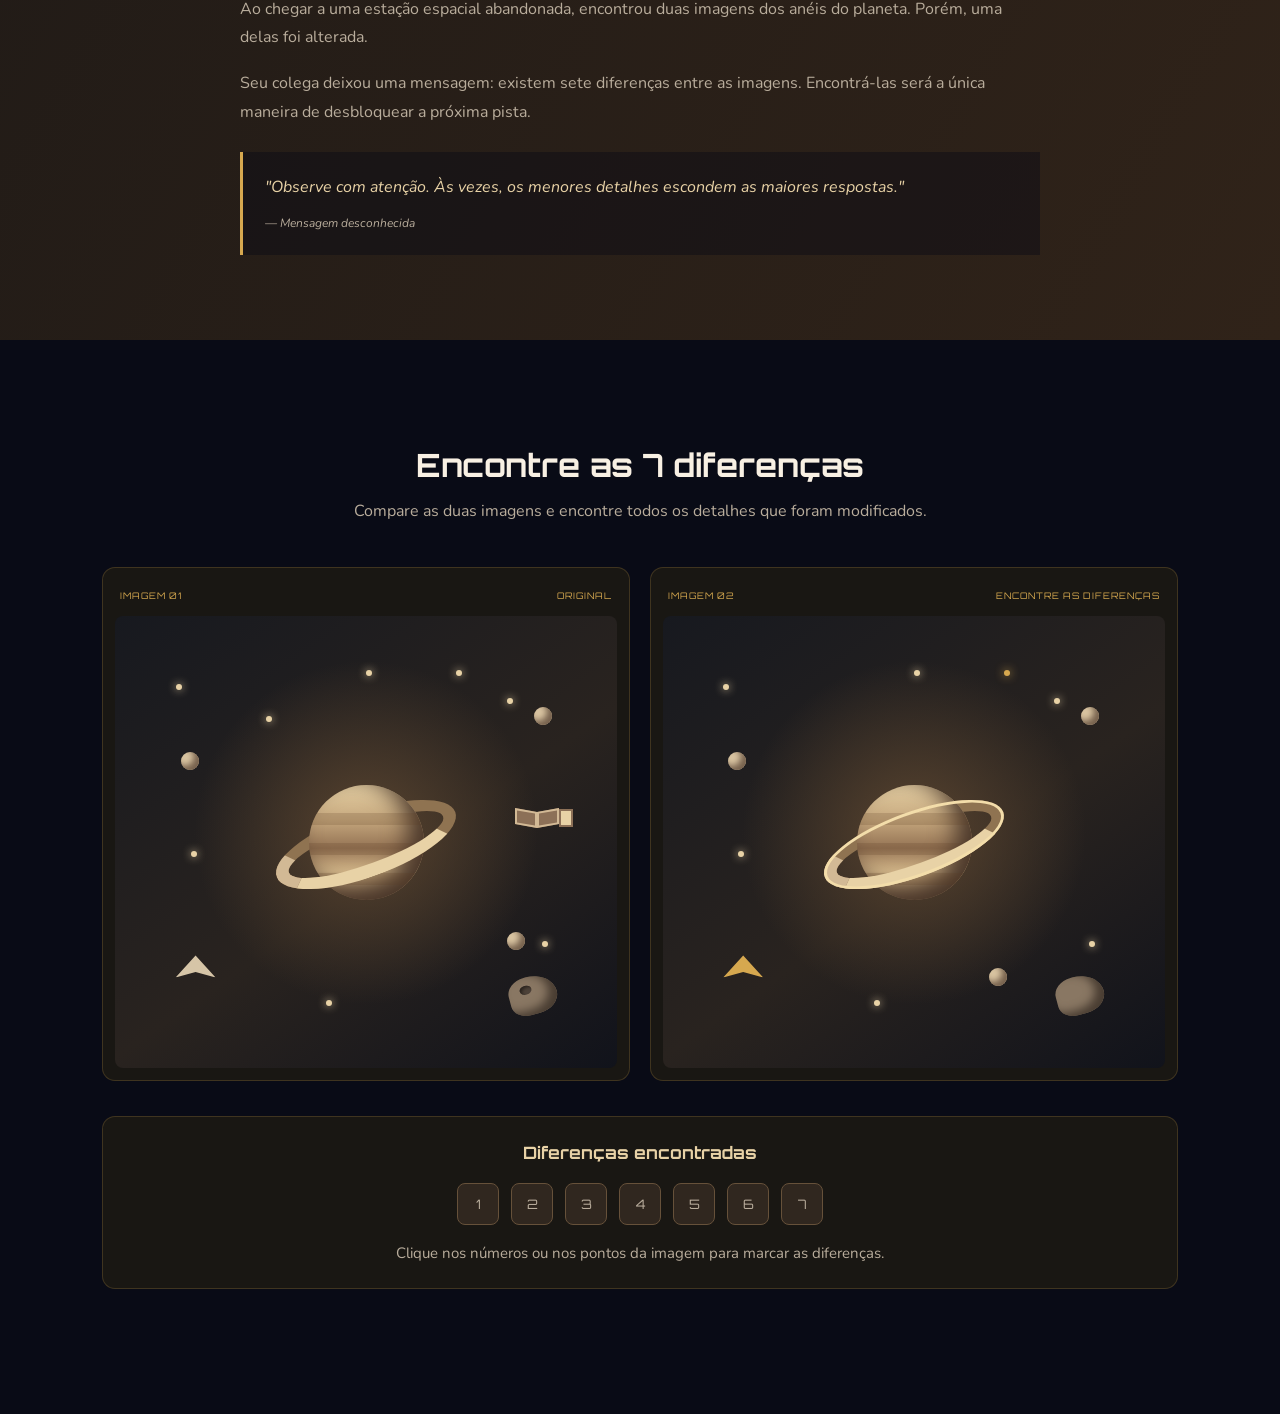
<file: Meowlky_Way-main/saturno.html>
<!DOCTYPE html>
    <html lang="pt-BR">

    <head>
        <meta charset="UTF-8">
        <meta name="viewport" content="width=device-width, initial-scale=1.0">

        <title>Saturno | Meowlky Way</title>

        <link rel="stylesheet" href="saturno.css">

        <link href="https://fonts.googleapis.com/css2?family=Nunito:wght@400;500;600;700;800;900&family=Orbitron:wght@500;600;700;800&display=swap" rel="stylesheet">
    </head>

    <body>

        <header>
            <a href="index.html" class="logo">MEOWLKY WAY</a>

            <nav>
                <a href="index.html">Início</a>
                <a href="#curiosidades">Curiosidades</a>
                <a href="#missao">Missão</a>
            </nav>
        </header>

        <main>

            <!-- APRESENTAÇÃO -->

            <section class="hero">

                <div class="hero-texto">

                    <span class="etiqueta">MISSÃO 04</span>

                    <h1>SATURNO</h1>

                    <h2>O planeta dos anéis</h2>

                    <p>
                        Zeus chegou a Saturno, um planeta cercado por
                        enormes anéis de gelo e poeira. Uma nova pista
                        está escondida em uma estação espacial abandonada.
                    </p>

                    <a href="#missao" class="botao">INICIAR MISSÃO</a>

                </div>

<div class="planeta">
    <img src="images-removebg-preview.png" alt="Planeta Saturno">
</div>

            </section>

            <!-- CURIOSIDADES -->

            <section class="curiosidades" id="curiosidades">

                <div class="titulo-secao">

                    <h2>Você sabia?</h2>

                </div>

                <div class="cards">

                    <article class="card">

                        <div class="icone">🪐</div>

                        <h3>Os famosos anéis</h3>

                        <p>
                            Seus anéis são formados principalmente por
                            pedaços de gelo, rocha e poeira que orbitam
                            o planeta.
                        </p>

                    </article>

                    <article class="card">

                        <div class="icone">🌙</div>

                        <h3>Muitas luas</h3>

                        <p>
                            Saturno possui muitas luas. Uma das mais
                            conhecidas é Titã, que possui lagos e mares
                            de metano e etano líquidos.
                        </p>

                    </article>

                    <article class="card">

                        <div class="icone">⬡</div>

                        <h3>Um hexágono misterioso</h3>

                        <p>
                            No polo norte de Saturno existe uma formação
                            atmosférica com formato de hexágono.
                        </p>

                    </article>

                </div>

            </section>

            <!-- HISTÓRIA -->

            <section class="historia">

                <div class="historia-conteudo">

                    <h2>O mistério dos sete sinais</h2>

                    <p>
                        Depois de recuperar a transmissão em Júpiter,
                        Zeus recebeu novas coordenadas que apontavam
                        para Saturno.
                    </p>

                    <p>
                        Ao chegar a uma estação espacial abandonada,
                        encontrou duas imagens dos anéis do planeta.
                        Porém, uma delas foi alterada.
                    </p>

                    <p>
                        Seu colega deixou uma mensagem: existem sete
                        diferenças entre as imagens. Encontrá-las será
                        a única maneira de desbloquear a próxima pista.
                    </p>

                    <div class="mensagem">
                        "Observe com atenção. Às vezes, os menores
                        detalhes escondem as maiores respostas."

                        <span>— Mensagem desconhecida</span>
                    </div>

                </div>

            </section>

            <!-- MISSÃO -->

            <section class="missao" id="missao">

                <div class="titulo-secao">


                    <h2>Encontre as 7 diferenças</h2>

                    <p>
                        Compare as duas imagens e encontre todos
                        os detalhes que foram modificados.
                    </p>

                </div>


                <!-- CONTROLES DO DESAFIO -->

                <div class="controles">

                    <input type="checkbox" id="dif1">
                    <input type="checkbox" id="dif2">
                    <input type="checkbox" id="dif3">
                    <input type="checkbox" id="dif4">
                    <input type="checkbox" id="dif5">
                    <input type="checkbox" id="dif6">
                    <input type="checkbox" id="dif7">

                    <!-- IMAGENS -->

                    <div class="imagens">

                        <!-- IMAGEM ORIGINAL -->

                        <div class="painel-imagem">

                            <div class="painel-titulo">
                                <span>IMAGEM 01</span>
                                <span>ORIGINAL</span>
                            </div>

                            <div class="cena cena-a">

                                <div class="estrelas">
                                    <span class="estrela e1"></span>
                                    <span class="estrela e2"></span>
                                    <span class="estrela e3"></span>
                                    <span class="estrela e4"></span>
                                    <span class="estrela e5"></span>
                                    <span class="estrela e6"></span>
                                    <span class="estrela e7"></span>
                                    <span class="estrela e8"></span>
                                </div>

                                <div class="saturno">
                                    <div class="anel-fundo"></div>
                                    <div class="corpo-planeta">
                                        <span class="faixa-planeta f1"></span>
                                        <span class="faixa-planeta f2"></span>
                                        <span class="faixa-planeta f3"></span>
                                    </div>
                                    <div class="anel-frente"></div>
                                </div>

                                <span class="lua-cena lua-a"></span>
                                <span class="lua-cena lua-b"></span>
                                <span class="lua-cena lua-c"></span>

                                <div class="nave-cena nave-original"></div>

                                <div class="asteroide-cena">
                                    <span class="cratera"></span>
                                </div>

                                <div class="satelite-cena">
                                    <span class="painel-solar painel-esquerdo"></span>
                                    <span class="painel-solar painel-direito"></span>
                                    <span class="corpo-satelite"></span>
                                </div>

                            </div>

                        </div>

                        <!-- IMAGEM COM DIFERENÇAS -->

                        <div class="painel-imagem">

                            <div class="painel-titulo">
                                <span>IMAGEM 02</span>
                                <span>ENCONTRE AS DIFERENÇAS</span>
                            </div>

                            <div class="cena cena-b">

                                <div class="estrelas">
                                    <span class="estrela e1"></span>
                                    <span class="estrela e2"></span>
                                    <span class="estrela e3"></span>
                                    <span class="estrela e4"></span>
                                    <span class="estrela e5"></span>
                                    <span class="estrela e6"></span>
                                    <span class="estrela e7"></span>
                                    <span class="estrela e8"></span>
                                </div>

                                <div class="saturno">
                                    <div class="anel-fundo"></div>
                                    <div class="corpo-planeta">
                                        <span class="faixa-planeta f1"></span>
                                        <span class="faixa-planeta f2"></span>
                                        <span class="faixa-planeta f3"></span>
                                    </div>
                                    <div class="anel-frente"></div>
                                    <div class="anel-extra"></div>
                                </div>

                                <span class="lua-cena lua-a"></span>
                                <span class="lua-cena lua-b"></span>
                                <span class="lua-cena lua-c"></span>

                                <div class="nave-cena nave-alterada"></div>

                                <div class="asteroide-cena">
                                    <span class="cratera"></span>
                                </div>

                                <div class="satelite-cena">
                                    <span class="painel-solar painel-esquerdo"></span>
                                    <span class="painel-solar painel-direito"></span>
                                    <span class="corpo-satelite"></span>
                                </div>

                                <!-- PONTOS CLICÁVEIS -->

                                <label for="dif1" class="ponto ponto1" title="Diferença 1"></label>
                                <label for="dif2" class="ponto ponto2" title="Diferença 2"></label>
                                <label for="dif3" class="ponto ponto3" title="Diferença 3"></label>
                                <label for="dif4" class="ponto ponto4" title="Diferença 4"></label>
                                <label for="dif5" class="ponto ponto5" title="Diferença 5"></label>
                                <label for="dif6" class="ponto ponto6" title="Diferença 6"></label>
                                <label for="dif7" class="ponto ponto7" title="Diferença 7"></label>

                            </div>

                        </div>

                    </div>

                    <!-- CONTAGEM -->

                    <div class="progresso">

                        <h3>Diferenças encontradas</h3>

                        <div class="contador">

                            <label for="dif1" class="contador-item">1</label>
                            <label for="dif2" class="contador-item">2</label>
                            <label for="dif3" class="contador-item">3</label>
                            <label for="dif4" class="contador-item">4</label>
                            <label for="dif5" class="contador-item">5</label>
                            <label for="dif6" class="contador-item">6</label>
                            <label for="dif7" class="contador-item">7</label>

                        </div>

                        <p class="instrucao-contador">
                            Clique nos números ou nos pontos da imagem
                            para marcar as diferenças.
                        </p>

                    </div>

                    <!-- RESULTADO -->

                    <div class="resultado">

                        <div class="resultado-icone">✦</div>

                        <span>ACESSO AUTORIZADO</span>

                        <h2>Você encontrou todas!</h2>

                        <p>
                            As sete diferenças foram identificadas.
                            A estação liberou uma nova transmissão para Zeus.
                        </p>

                        <div class="mensagem-final">
                            "Muito bem! A próxima pista está mais perto
                            do que você imagina."
                        </div>

                        <a href="uranus.html" class="botao">
                            O ULTIMO PLANETA
                        </a>

                    </div>

                </div>

            </section>

        </main>

    </body>
    </html>
</file>
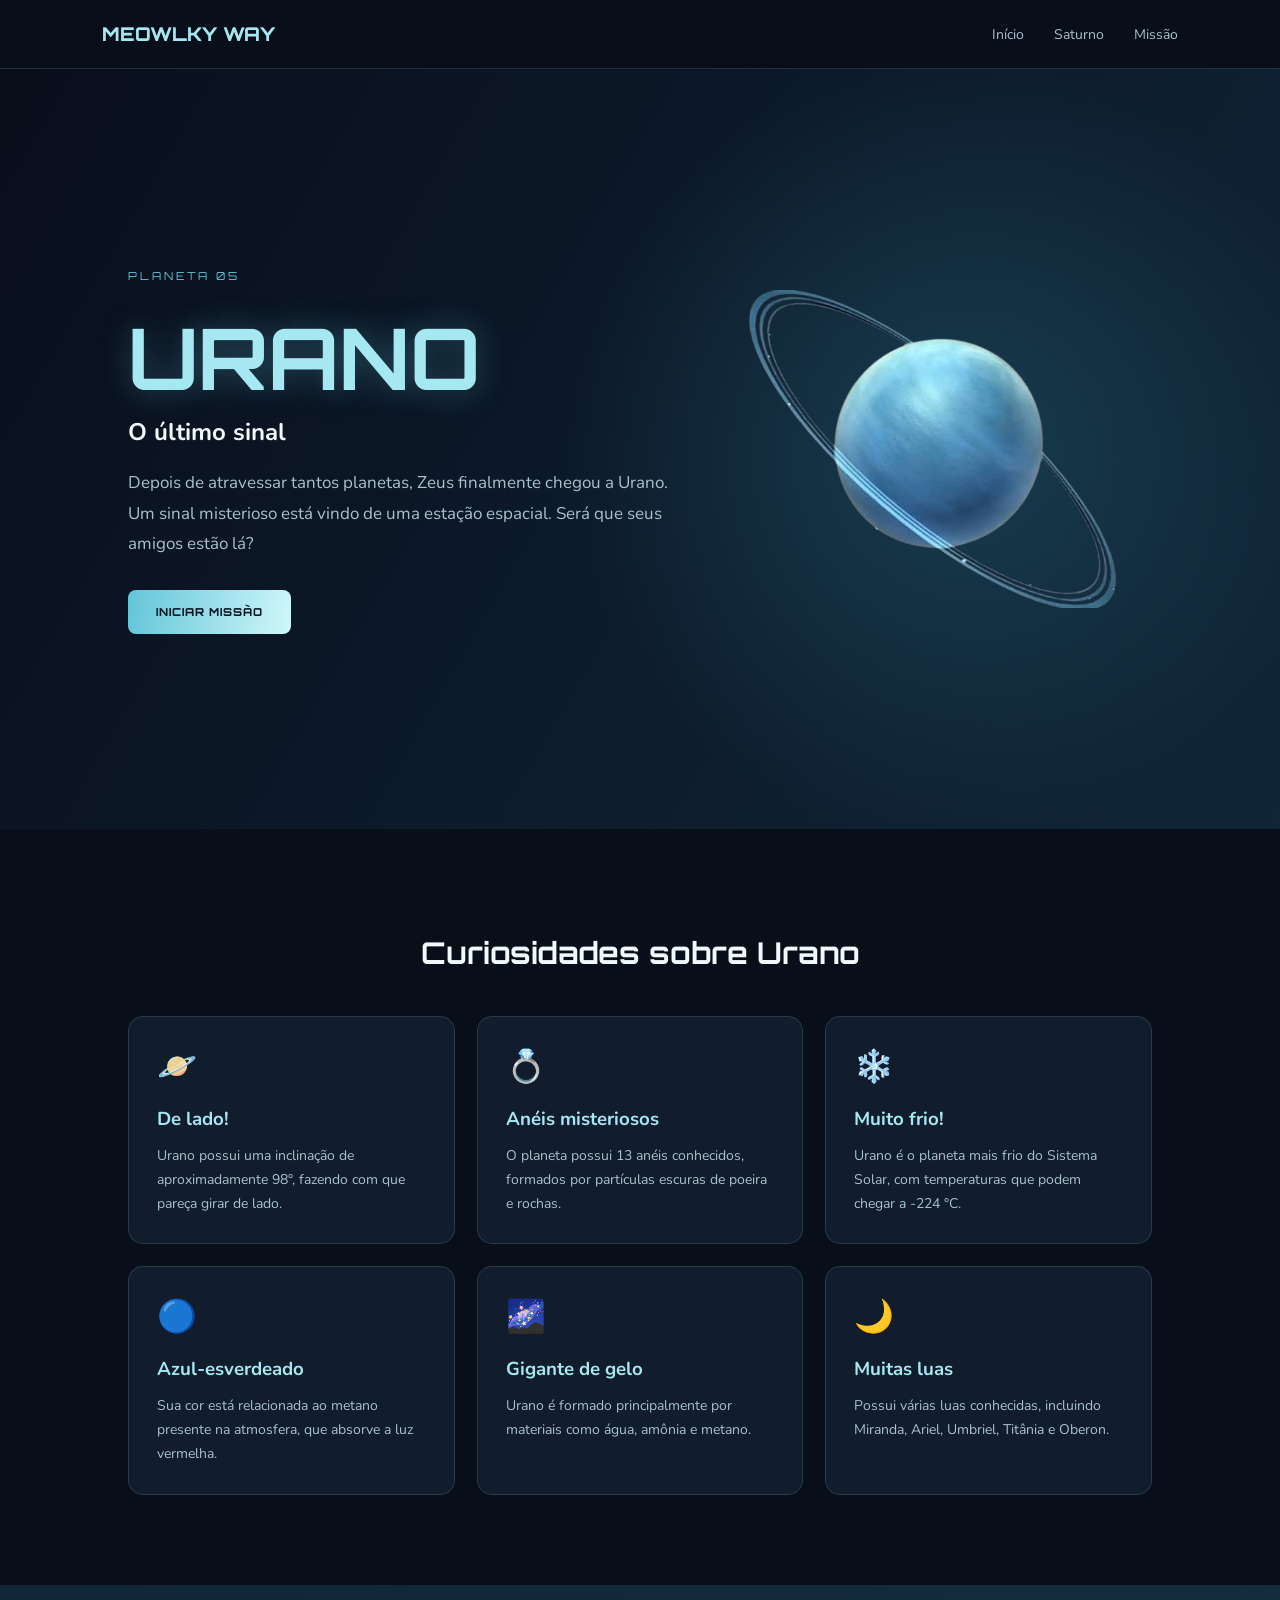
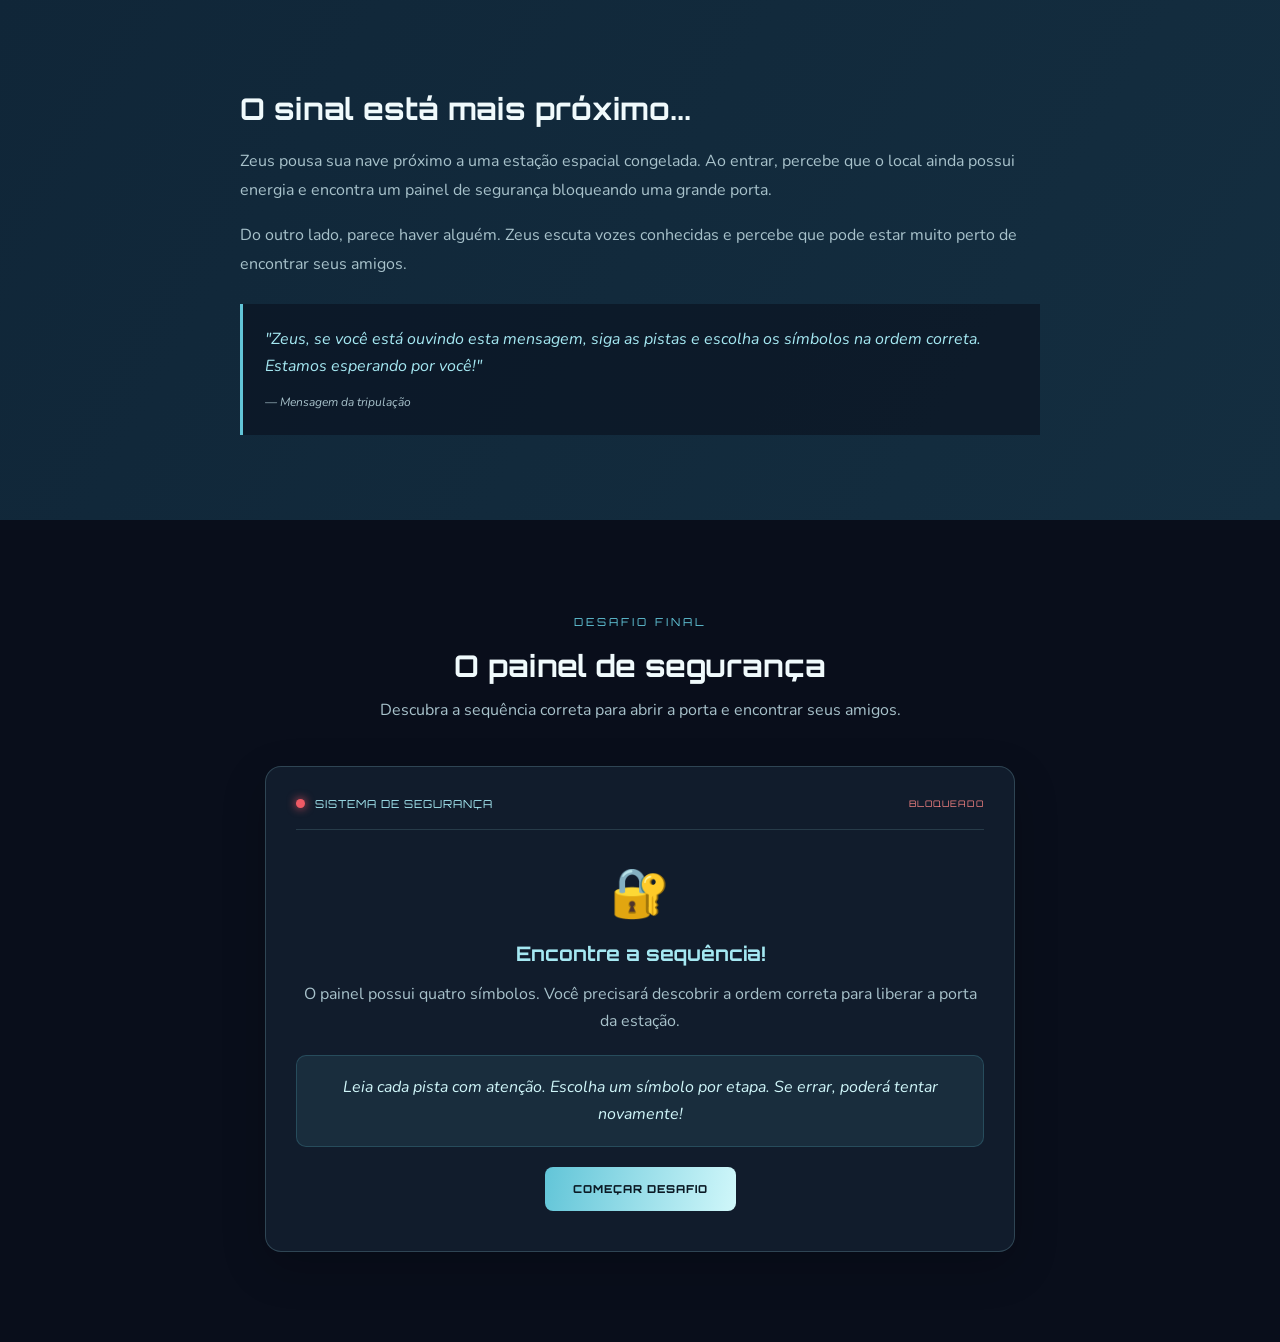
<file: Meowlky_Way-main/uranus.html>
<!DOCTYPE html>
<html lang="pt-BR">

<head>
    <meta charset="UTF-8">
    <meta name="viewport" content="width=device-width, initial-scale=1.0">

    <title>MEOWLKY WAY | Urano</title>

    <link rel="stylesheet" href="uranus.css">

    <link href="https://fonts.googleapis.com/css2?family=Nunito:wght@400;500;600;700;800;900&family=Orbitron:wght@500;600;700;800;900&display=swap" rel="stylesheet">
</head>

<body>

    <!-- CABEÇALHO -->

    <header>
        <a href="index.html" class="logo">MEOWLKY WAY</a>

        <nav>
            <a href="index.html">Início</a>
            <a href="saturno.html">Saturno</a>
            <a href="#missao">Missão</a>
        </nav>
    </header>


    <!-- APRESENTAÇÃO -->

    <section class="hero">

        <div class="hero-texto">

            <span class="etiqueta">PLANETA 05</span>

            <h1>URANO</h1>

            <h2>O último sinal</h2>

            <p>
                Depois de atravessar tantos planetas, Zeus finalmente
                chegou a Urano. Um sinal misterioso está vindo de uma
                estação espacial. Será que seus amigos estão lá?
            </p>

            <a href="#missao" class="botao">INICIAR MISSÃO</a>

        </div>

<div class="planeta">
    <img src="images-removebg-preview2.png" alt="Planeta Urano">
</div>

    </section>


    <!-- CURIOSIDADES -->

    <section class="curiosidades">

        <div class="titulo-secao">


            <h2>Curiosidades sobre Urano</h2>

        </div>

        <div class="cards">

            <div class="card">
                <div class="icone">🪐</div>
                <h3>De lado!</h3>
                <p>
                    Urano possui uma inclinação de aproximadamente 98°,
                    fazendo com que pareça girar de lado.
                </p>
            </div>

            <div class="card">
                <div class="icone">💍</div>
                <h3>Anéis misteriosos</h3>
                <p>
                    O planeta possui 13 anéis conhecidos, formados
                    por partículas escuras de poeira e rochas.
                </p>
            </div>

            <div class="card">
                <div class="icone">❄️</div>
                <h3>Muito frio!</h3>
                <p>
                    Urano é o planeta mais frio do Sistema Solar,
                    com temperaturas que podem chegar a -224 °C.
                </p>
            </div>

            <div class="card">
                <div class="icone">🔵</div>
                <h3>Azul-esverdeado</h3>
                <p>
                    Sua cor está relacionada ao metano presente
                    na atmosfera, que absorve a luz vermelha.
                </p>
            </div>

            <div class="card">
                <div class="icone">🌌</div>
                <h3>Gigante de gelo</h3>
                <p>
                    Urano é formado principalmente por materiais
                    como água, amônia e metano.
                </p>
            </div>

            <div class="card">
                <div class="icone">🌙</div>
                <h3>Muitas luas</h3>
                <p>
                    Possui várias luas conhecidas, incluindo Miranda,
                    Ariel, Umbriel, Titânia e Oberon.
                </p>
            </div>

        </div>

    </section>


    <!-- HISTÓRIA -->

    <section class="historia">

        <div class="historia-conteudo">

            <h2>O sinal está mais próximo...</h2>

            <p>
                Zeus pousa sua nave próximo a uma estação espacial
                congelada. Ao entrar, percebe que o local ainda possui
                energia e encontra um painel de segurança bloqueando
                uma grande porta.
            </p>

            <p>
                Do outro lado, parece haver alguém. Zeus escuta vozes
                conhecidas e percebe que pode estar muito perto de
                encontrar seus amigos.
            </p>

            <div class="mensagem">
                "Zeus, se você está ouvindo esta mensagem, siga as
                pistas e escolha os símbolos na ordem correta.
                Estamos esperando por você!"

                <span>— Mensagem da tripulação</span>
            </div>

        </div>

    </section>


    <!-- MISSÃO -->

    <section class="missao" id="missao">

        <div class="titulo-secao">

            <span>DESAFIO FINAL</span>

            <h2>O painel de segurança</h2>

            <p>
                Descubra a sequência correta para abrir a porta
                e encontrar seus amigos.
            </p>

        </div>


        <div class="jogo">

            <!-- INÍCIO -->

            <div class="tela" id="inicio">

                <div class="painel-topo">
                    <span class="luz"></span>
                    SISTEMA DE SEGURANÇA
                    <span class="status">BLOQUEADO</span>
                </div>

                <div class="conteudo-tela">

                    <div class="icone-painel">🔐</div>

                    <h3>Encontre a sequência!</h3>

                    <p>
                        O painel possui quatro símbolos.
                        Você precisará descobrir a ordem correta
                        para liberar a porta da estação.
                    </p>

                    <div class="pista">
                        Leia cada pista com atenção.
                        Escolha um símbolo por etapa.
                        Se errar, poderá tentar novamente!
                    </div>

                    <a href="#etapa1" class="botao">
                        COMEÇAR DESAFIO
                    </a>

                </div>

            </div>


            <!-- ETAPA 1: ESTRELA -->

            <div class="tela" id="etapa1">

                <div class="painel-topo">
                    <span class="luz"></span>
                    SISTEMA DE SEGURANÇA
                    <span class="status">ETAPA 01/04</span>
                </div>

                <div class="conteudo-tela">

                    <span class="etapa">PRIMEIRA ETAPA</span>

                    <h3>Qual é o primeiro símbolo?</h3>

                    <div class="pista">
                        "Comece pelo brilho distante que ilumina
                        o céu durante a noite."
                    </div>

                    <div class="opcoes">

                        <a href="#erro1" class="opcao">
                            <span>❄️</span>
                            GELO
                        </a>

                        <a href="#erro1" class="opcao">
                            <span>🌙</span>
                            LUA
                        </a>

                        <a href="#etapa2" class="opcao">
                            <span>⭐</span>
                            ESTRELA
                        </a>

                        <a href="#erro1" class="opcao">
                            <span>🪐</span>
                            ANEL
                        </a>

                    </div>

                    <p class="ajuda">Escolha apenas um símbolo.</p>

                </div>

            </div>


            <!-- ETAPA 2: LUA -->

            <div class="tela" id="etapa2">

                <div class="painel-topo">
                    <span class="luz"></span>
                    SISTEMA DE SEGURANÇA
                    <span class="status">ETAPA 02/04</span>
                </div>

                <div class="conteudo-tela">

                    <span class="etapa">SEGUNDA ETAPA</span>

                    <h3>Qual é o próximo símbolo?</h3>

                    <div class="pista">
                        "Depois da estrela, procure o astro natural
                        que acompanha um planeta."
                    </div>

                    <div class="opcoes">

                        <a href="#erro2" class="opcao">
                            <span>❄️</span>
                            GELO
                        </a>

                        <a href="#etapa3" class="opcao">
                            <span>🌙</span>
                            LUA
                        </a>

                        <a href="#erro2" class="opcao">
                            <span>⭐</span>
                            ESTRELA
                        </a>

                        <a href="#erro2" class="opcao">
                            <span>🪐</span>
                            ANEL
                        </a>

                    </div>

                    <p class="ajuda">Escolha apenas um símbolo.</p>

                </div>

            </div>


            <!-- ETAPA 3: ANEL -->

            <div class="tela" id="etapa3">

                <div class="painel-topo">
                    <span class="luz"></span>
                    SISTEMA DE SEGURANÇA
                    <span class="status">ETAPA 03/04</span>
                </div>

                <div class="conteudo-tela">

                    <span class="etapa">TERCEIRA ETAPA</span>

                    <h3>Qual é o terceiro símbolo?</h3>

                    <div class="pista">
                        "Agora, observe as estruturas que envolvem
                        o próprio planeta Urano."
                    </div>

                    <div class="opcoes">

                        <a href="#erro3" class="opcao">
                            <span>❄️</span>
                            GELO
                        </a>

                        <a href="#erro3" class="opcao">
                            <span>🌙</span>
                            LUA
                        </a>

                        <a href="#erro3" class="opcao">
                            <span>⭐</span>
                            ESTRELA
                        </a>

                        <a href="#etapa4" class="opcao">
                            <span>🪐</span>
                            ANEL
                        </a>

                    </div>

                    <p class="ajuda">Escolha apenas um símbolo.</p>

                </div>

            </div>


            <!-- ETAPA 4: GELO -->

            <div class="tela" id="etapa4">

                <div class="painel-topo">
                    <span class="luz"></span>
                    SISTEMA DE SEGURANÇA
                    <span class="status">ETAPA 04/04</span>
                </div>

                <div class="conteudo-tela">

                    <span class="etapa">ÚLTIMA ETAPA</span>

                    <h3>Qual é o último símbolo?</h3>

                    <div class="pista">
                        "Para terminar, escolha aquilo que representa
                        o frio extremo deste planeta."
                    </div>

                    <div class="opcoes">

                        <a href="#concluido" class="opcao">
                            <span>❄️</span>
                            GELO
                        </a>

                        <a href="#erro4" class="opcao">
                            <span>🌙</span>
                            LUA
                        </a>

                        <a href="#erro4" class="opcao">
                            <span>⭐</span>
                            ESTRELA
                        </a>

                        <a href="#erro4" class="opcao">
                            <span>🪐</span>
                            ANEL
                        </a>

                    </div>

                    <p class="ajuda">Escolha apenas um símbolo.</p>

                </div>

            </div>


            <!-- ERRO 1 -->

            <div class="tela tela-erro" id="erro1">

                <div class="icone-painel">⚠️</div>

                <h3>Sequência incorreta!</h3>

                <p>
                    Esse não é o primeiro símbolo.
                    Leia a pista novamente e tente outra vez.
                </p>

                <a href="#etapa1" class="botao">TENTAR NOVAMENTE</a>

            </div>


            <!-- ERRO 2 -->

            <div class="tela tela-erro" id="erro2">

                <div class="icone-painel">⚠️</div>

                <h3>Sequência incorreta!</h3>

                <p>
                    Esse não é o segundo símbolo.
                    Volte ao início e tente novamente.
                </p>

                <a href="#etapa1" class="botao">TENTAR NOVAMENTE</a>

            </div>


            <!-- ERRO 3 -->

            <div class="tela tela-erro" id="erro3">

                <div class="icone-painel">⚠️</div>

                <h3>Sequência incorreta!</h3>

                <p>
                    Esse não é o terceiro símbolo.
                    Volte ao início e tente novamente.
                </p>

                <a href="#etapa1" class="botao">TENTAR NOVAMENTE</a>

            </div>


            <!-- ERRO 4 -->

            <div class="tela tela-erro" id="erro4">

                <div class="icone-painel">⚠️</div>

                <h3>Sequência incorreta!</h3>

                <p>
                    Esse não é o último símbolo.
                    Volte ao início e tente novamente.
                </p>

                <a href="#etapa1" class="botao">TENTAR NOVAMENTE</a>

            </div>


            <!-- MISSÃO CONCLUÍDA -->

            <div class="tela resultado" id="concluido">

                <div class="resultado-icone">🔓</div>

                <span>ACESSO LIBERADO</span>

                <h2>Você conseguiu!</h2>

                <p>
                    A porta da estação começa a se abrir.
                    Zeus entra rapidamente e encontra seus amigos
                    desaparecidos!
                </p>

                <div class="mensagem-final">
                    "ZEUS! VOCÊ VOLTOU! SABÍAMOS QUE CONSEGUIRIA!"

                    <span>— A tripulação</span>
                </div>

                <p>
                    Depois de tantos planetas e desafios,
                    finalmente todos estão reunidos novamente!
                </p>

                <a href="final.html" class="botao">
                    VER TODOS OS GATINHOS
                </a>

            </div>

        </div>

    </section>


    <!-- RODAPÉ -->


</body>
</html>
</file>
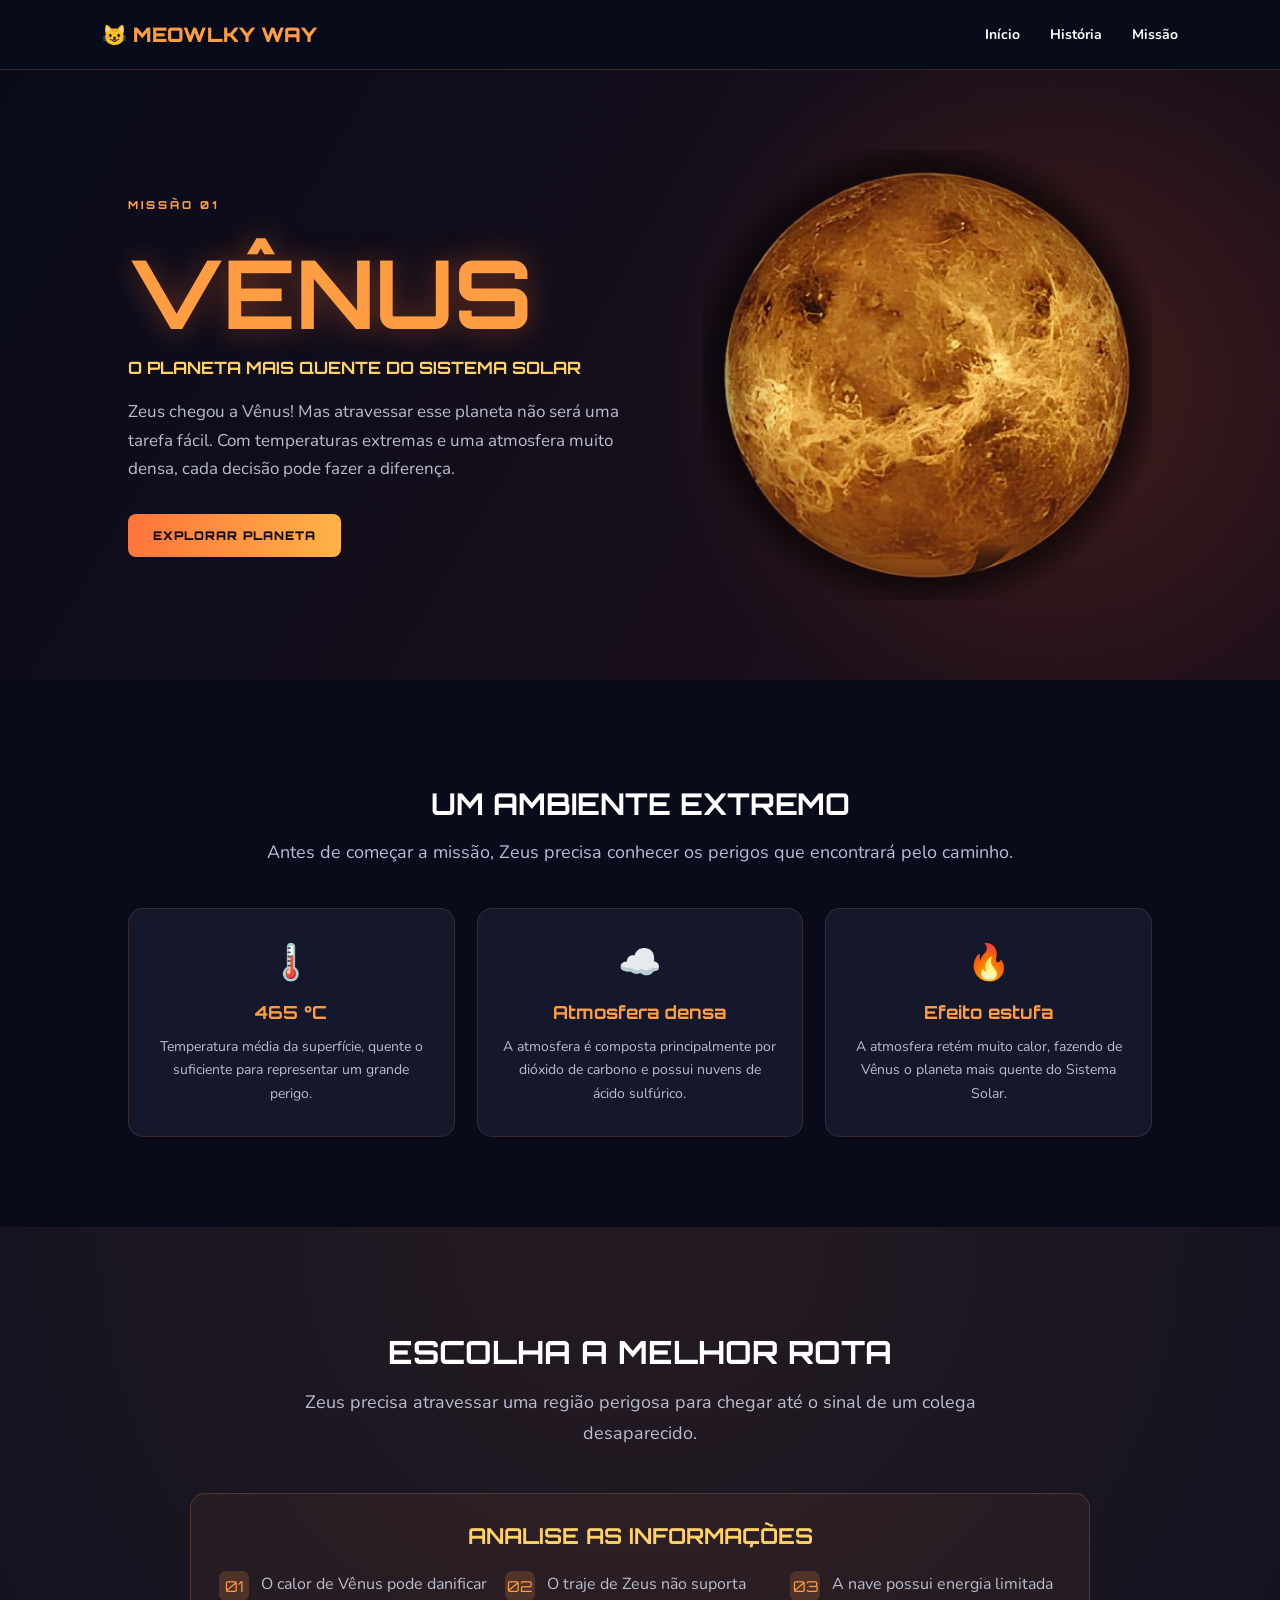
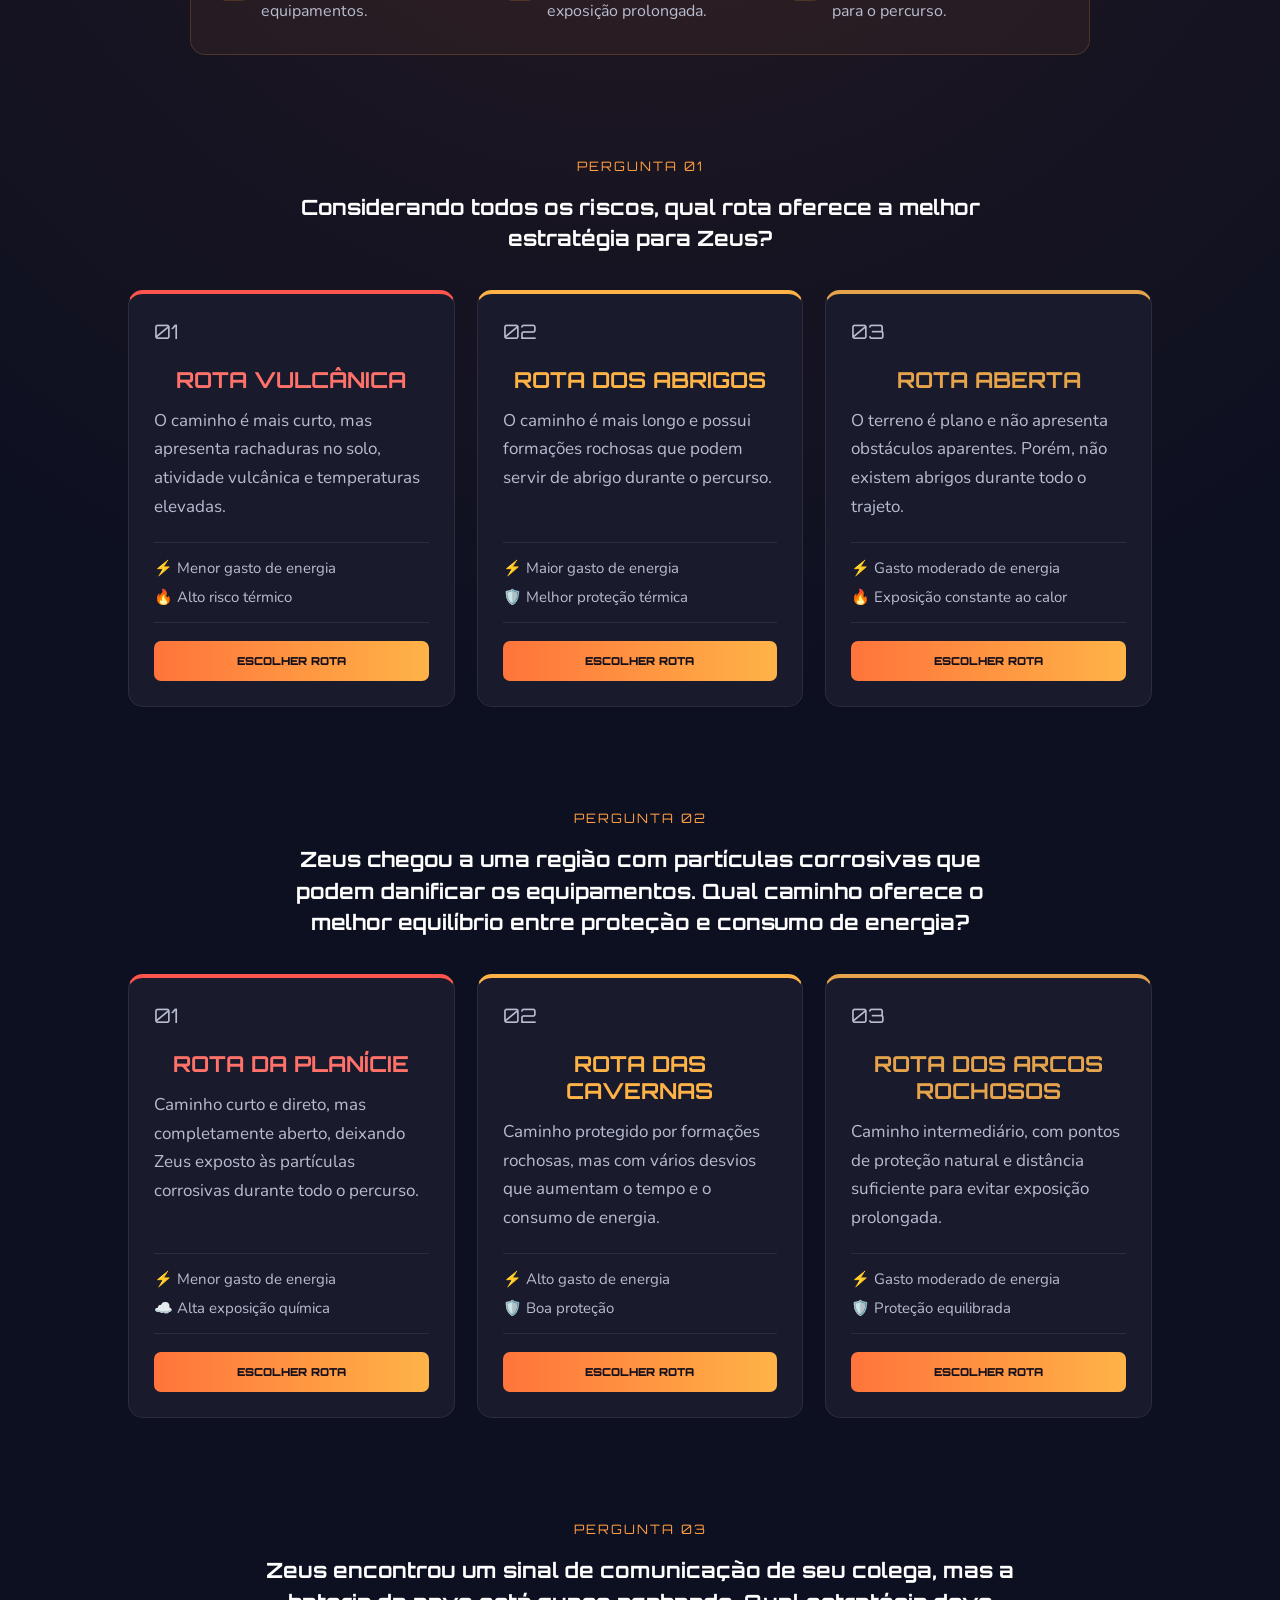
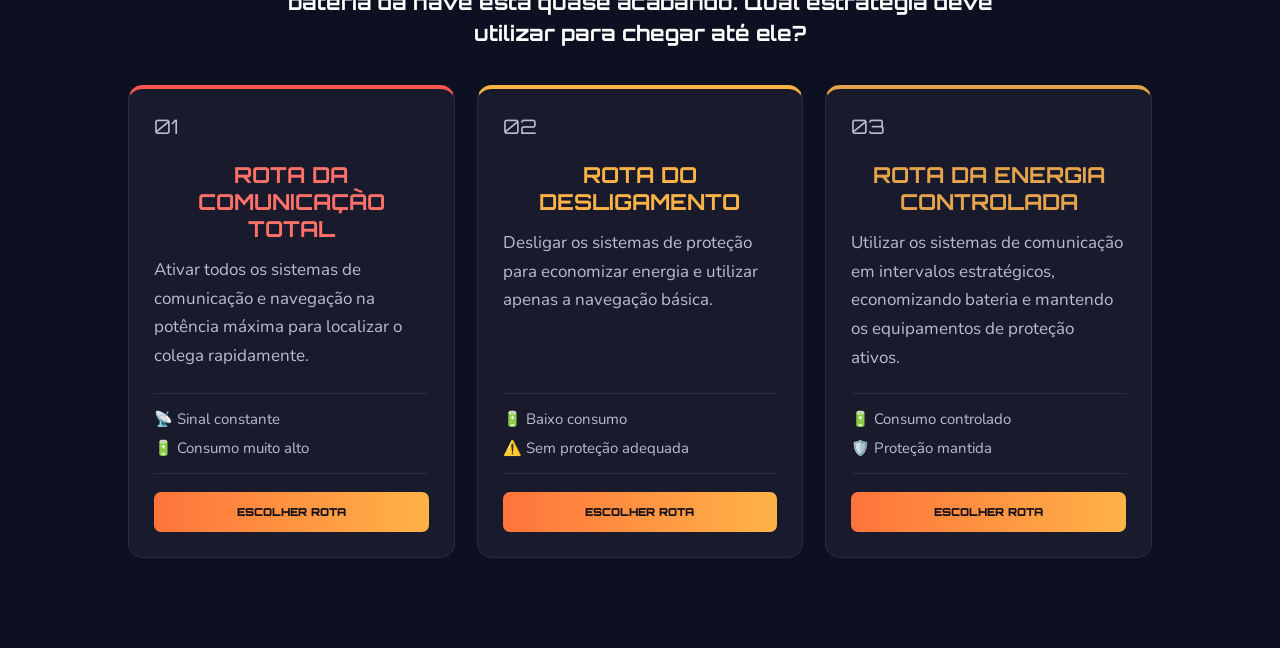
<file: Meowlky_Way-main/venus.html>
<!DOCTYPE html>
<html lang="pt-BR">
<head>
    <meta charset="UTF-8">
    <meta name="viewport" content="width=device-width, initial-scale=1.0">
    <title>MEOWLKY WAY | Missão em Vênus</title>
    <link rel="stylesheet" href="venus.css">
    <link href="https://fonts.googleapis.com/css2?family=Nunito:wght@400;500;600;700;800;900&family=Orbitron:wght@500;600;700;800;900&display=swap" rel="stylesheet">
</head>
<body>
    <header class="cabecalho">
        <a href="index.html" class="logo">
            😺 MEOWLKY WAY
        </a>
        <nav>
            <a href="index.html">Início</a>
            <a href="historia.html">História</a>
            <a href="#missao">Missão</a>
        </nav>
    </header>

    <main>

        <section class="venus-hero">
            <div class="hero-conteudo">
                <span class="etiqueta">MISSÃO 01</span>
                <h1>VÊNUS</h1>
                <h2>O PLANETA MAIS QUENTE DO SISTEMA SOLAR</h2>
                <p>Zeus chegou a Vênus! Mas atravessar esse planeta não será uma tarefa fácil. Com temperaturas extremas e uma atmosfera muito densa, cada decisão pode fazer a diferença.</p>
                <a href="#informacoes" class="botao">
                    EXPLORAR PLANETA
                </a>
            </div>

            <div class="planet-visual">
                <img src="images.jpg" alt="Planeta Vênus">
            </div>
        </section>

        <section class="informacoes" id="informacoes">
            <h2>UM AMBIENTE EXTREMO</h2>
            <p class="descricao">Antes de começar a missão, Zeus precisa conhecer os perigos que encontrará pelo caminho.</p>

            <div class="informacoes-grid">
                <article class="info-card">
                    <span class="info-icone">🌡️</span>
                    <h3>465 °C</h3>
                    <p>Temperatura média da superfície, quente o suficiente para representar um grande perigo.
                    </p>
                </article>

                <article class="info-card">
                    <span class="info-icone">☁️</span>
                    <h3>Atmosfera densa</h3>
                    <p>
                        A atmosfera é composta principalmente por dióxido
                        de carbono e possui nuvens de ácido sulfúrico.
                    </p>
                </article>

                <article class="info-card">
                    <span class="info-icone">🔥</span>
                    <h3>Efeito estufa</h3>
                    <p>
                        A atmosfera retém muito calor, fazendo de Vênus
                        o planeta mais quente do Sistema Solar.
                    </p>
                </article>
            </div>
        </section>

        <section class="missao" id="missao">
            <div class="missao-cabecalho">
                <h2>ESCOLHA A MELHOR ROTA</h2>
                <p>
                    Zeus precisa atravessar uma região perigosa para chegar
                    até o sinal de um colega desaparecido.
                </p>
            </div>

            <div class="pistas">
                <h3>ANALISE AS INFORMAÇÕES</h3>
                <div class="pistas-grid">
                    <div class="pista">
                        <span>01</span>
                        <p>O calor de Vênus pode danificar equipamentos.</p>
                    </div>

                    <div class="pista">
                        <span>02</span>
                        <p>O traje de Zeus não suporta exposição prolongada.</p>
                    </div>

                    <div class="pista">
                        <span>03</span>
                        <p>A nave possui energia limitada para o percurso.</p>
                    </div>
                </div>
            </div>

            <div class="pergunta">
                <span class="numero-pergunta">PERGUNTA 01</span>
                <h3>
                    Considerando todos os riscos, qual rota oferece a melhor
                    estratégia para Zeus?
                </h3>
            </div>

            <div class="rotas">
                <article class="rota-card rota-01">
                    <div class="rota-topo">
                        <span class="rota-numero">01</span>
                    </div>
                    <h3>ROTA VULCÂNICA</h3>
                    <p>
                        O caminho é mais curto, mas apresenta rachaduras
                        no solo, atividade vulcânica e temperaturas elevadas.
                    </p>
                    <div class="rota-detalhes">
                        <span>⚡ Menor gasto de energia</span>
                        <span>🔥 Alto risco térmico</span>
                    </div>
                    <a href="#resultado-errado1" class="botao-rota">
                        ESCOLHER ROTA
                    </a>
                </article>

                <article class="rota-card rota-02">
                    <div class="rota-topo">
                        <span class="rota-numero">02</span>
                    </div>
                    <h3>ROTA DOS ABRIGOS</h3>
                    <p>
                        O caminho é mais longo e possui formações rochosas
                        que podem servir de abrigo durante o percurso.
                    </p>
                    <div class="rota-detalhes">
                        <span>⚡ Maior gasto de energia</span>
                        <span>🛡️ Melhor proteção térmica</span>
                    </div>
                    <a href="#resultado-certo" class="botao-rota">
                        ESCOLHER ROTA
                    </a>
                </article>

                <article class="rota-card rota-03">
                    <div class="rota-topo">
                        <span class="rota-numero">03</span>
                    </div>
                    <h3>ROTA ABERTA</h3>
                    <p>
                        O terreno é plano e não apresenta obstáculos aparentes.
                        Porém, não existem abrigos durante todo o trajeto.
                    </p>
                    <div class="rota-detalhes">
                        <span>⚡ Gasto moderado de energia</span>
                        <span>🔥 Exposição constante ao calor</span>
                    </div>
                    <a href="#resultado-errado2" class="botao-rota">
                        ESCOLHER ROTA
                    </a>
                </article>
            </div>

            <div class="resultado resultado-errado" id="resultado-errado1">
                <span class="resultado-icone">⚠️</span>
                <h3>ROTA PERIGOSA!</h3>

                <strong>Nem sempre o caminho mais rápido é o melhor!</strong>
                <a href="#missao" class="botao">
                    TENTAR NOVAMENTE
                </a>
            </div>

            <div class="resultado resultado-certo" id="resultado-certo">
                <span class="resultado-icone">🌟</span>
                <h3>VOCÊ CONSEGUIU!</h3>
                <p>
                    Excelente escolha! A rota dos abrigos permite que Zeus
                    se proteja do calor extremo durante o percurso.
                </p>

                <strong>Você analisou os riscos e tomou a melhor decisão!</strong>
                <div class="pista-encontrada">
                    <span>🔎 PISTA ENCONTRADA</span>
                    <p>
                        Zeus encontrou um sinal de comunicação de um
                        dos colegas desaparecidos. A próxima localização
                        aponta para Marte!
                    </p>
                </div>
                <a href="#pergunta2" class="botao">
                    CONTINUAR MISSÃO →
                </a>
            </div>

            <div class="resultado resultado-errado" id="resultado-errado2">
                <span class="resultado-icone">🔥</span>
                <h3>ESCOLHA ARRISCADA!</h3>
                <strong>Observe além da aparência do caminho!</strong>
                <a href="#missao" class="botao">
                    TENTAR NOVAMENTE
                </a>
            </div>

            <!-- PERGUNTA 02 -->

            <div class="pergunta" id="pergunta2">
                <span class="numero-pergunta">PERGUNTA 02</span>
                <h3>
                    Zeus chegou a uma região com partículas corrosivas que podem danificar os equipamentos. Qual caminho oferece o melhor equilíbrio entre proteção e consumo de energia?
                </h3>

            </div>

            <div class="rotas">
                <article class="rota-card rota-01">
                    <div class="rota-topo">
                        <span class="rota-numero">01</span>
                    </div>
                    <h3>ROTA DA PLANÍCIE</h3>
                    <p>
                        Caminho curto e direto, mas completamente aberto,
                        deixando Zeus exposto às partículas corrosivas durante todo o percurso.
                    </p>
                    <div class="rota-detalhes">
                        <span>⚡ Menor gasto de energia</span>
                        <span>☁️ Alta exposição química</span>
                    </div>
                    <a href="#resultado-errado3" class="botao-rota">
                        ESCOLHER ROTA
                    </a>
                </article>

                <article class="rota-card rota-02">
                    <div class="rota-topo">
                        <span class="rota-numero">02</span>
                    </div>
                    <h3>ROTA DAS CAVERNAS</h3>
                    <p>
                        Caminho protegido por formações rochosas, mas com
                        vários desvios que aumentam o tempo e o consumo de energia.
                    </p>
                    <div class="rota-detalhes">
                        <span>⚡ Alto gasto de energia</span>
                        <span>🛡️ Boa proteção</span>
                    </div>
                    <a href="#resultado-errado4" class="botao-rota">
                        ESCOLHER ROTA
                    </a>
                </article>

                <article class="rota-card rota-03">
                    <div class="rota-topo">
                        <span class="rota-numero">03</span>
                    </div>
                    <h3>ROTA DOS ARCOS ROCHOSOS</h3>
                    <p>
                        Caminho intermediário, com pontos de proteção natural
                        e distância suficiente para evitar exposição prolongada.
                    </p>
                    <div class="rota-detalhes">
                        <span>⚡ Gasto moderado de energia</span>
                        <span>🛡️ Proteção equilibrada</span>
                    </div>
                    <a href="#resultado-certo2" class="botao-rota">
                        ESCOLHER ROTA
                    </a>
                </article>
            </div>

            <div class="resultado resultado-errado" id="resultado-errado3">
                <span class="resultado-icone">⚠️</span>
                <h3>EQUIPAMENTOS EM PERIGO!</h3>

                <strong>Economizar tempo não significa garantir segurança!</strong>
                <a href="#pergunta2" class="botao">TENTAR NOVAMENTE</a>
            </div>

            <div class="resultado resultado-errado" id="resultado-errado4">
                <span class="resultado-icone">🔋</span>
                <h3>ENERGIA INSUFICIENTE!</h3>

                <strong>Uma boa proteção também precisa considerar os recursos disponíveis!</strong>
                <a href="#pergunta2" class="botao">TENTAR NOVAMENTE</a>
            </div>

            <div class="resultado resultado-certo" id="resultado-certo2">
                <span class="resultado-icone">🌟</span>
                <h3>EXCELENTE ESTRATÉGIA!</h3>
                <p>
                    A rota dos arcos rochosos permitiu que Zeus utilizasse
                    as formações naturais como proteção, sem precisar
                    percorrer uma distância muito longa.
                </p>
                <strong>Você encontrou o equilíbrio entre segurança e energia!</strong>
                <a href="#pergunta3" class="botao">CONTINUAR MISSÃO →</a>
            </div>

            <!-- PERGUNTA 03 -->

            <div class="pergunta" id="pergunta3">
                <span class="numero-pergunta">PERGUNTA 03</span>
                <h3>
                    Zeus encontrou um sinal de comunicação de seu colega,
                    mas a bateria da nave está quase acabando.
                    Qual estratégia deve utilizar para chegar até ele?
                </h3>
            </div>

            <div class="rotas">
                <article class="rota-card rota-01">
                    <div class="rota-topo">
                        <span class="rota-numero">01</span>
                    </div>
                    <h3>ROTA DA COMUNICAÇÃO TOTAL</h3>
                    <p>
                        Ativar todos os sistemas de comunicação e navegação
                        na potência máxima para localizar o colega rapidamente.
                    </p>
                    <div class="rota-detalhes">
                        <span>📡 Sinal constante</span>
                        <span>🔋 Consumo muito alto</span>
                    </div>
                    <a href="#resultado-errado5" class="botao-rota">
                        ESCOLHER ROTA
                    </a>
                </article>

                <article class="rota-card rota-02">
                    <div class="rota-topo">
                        <span class="rota-numero">02</span>
                    </div>
                    <h3>ROTA DO DESLIGAMENTO</h3>
                    <p>
                        Desligar os sistemas de proteção para economizar
                        energia e utilizar apenas a navegação básica.
                    </p>
                    <div class="rota-detalhes">
                        <span>🔋 Baixo consumo</span>
                        <span>⚠️ Sem proteção adequada</span>
                    </div>
                    <a href="#resultado-errado6" class="botao-rota">
                        ESCOLHER ROTA
                    </a>
                </article>

                <article class="rota-card rota-03">
                    <div class="rota-topo">
                        <span class="rota-numero">03</span>
                    </div>
                    <h3>ROTA DA ENERGIA CONTROLADA</h3>
                    <p>
                        Utilizar os sistemas de comunicação em intervalos
                        estratégicos, economizando bateria e mantendo
                        os equipamentos de proteção ativos.
                    </p>
                    <div class="rota-detalhes">
                        <span>🔋 Consumo controlado</span>
                        <span>🛡️ Proteção mantida</span>
                    </div>
                    <a href="#resultado-certo3" class="botao-rota">
                        ESCOLHER ROTA
                    </a>
                </article>
            </div>

            <div class="resultado resultado-errado" id="resultado-errado5">
                <span class="resultado-icone">🔋</span>
                <h3>BATERIA ESGOTADA!</h3>

                <strong>Utilizar todos os recursos ao mesmo tempo pode comprometer a missão!</strong>
                <a href="#pergunta3" class="botao">TENTAR NOVAMENTE</a>
            </div>

            <div class="resultado resultado-errado" id="resultado-errado6">
                <span class="resultado-icone">🚨</span>
                <h3>PROTEÇÃO COMPROMETIDA!</h3>

                <strong>Economizar energia não pode colocar a tripulação em risco!</strong>
                <a href="#pergunta3" class="botao">TENTAR NOVAMENTE</a>
            </div>

            <div class="resultado resultado-certo" id="resultado-certo3">
                <span class="resultado-icone">🌟</span>
                <h3>MISSÃO CONCLUÍDA!</h3>
                <p>
                    Excelente decisão! Zeus conseguiu economizar energia
                    utilizando a comunicação em intervalos estratégicos,
                    sem comprometer os sistemas de proteção.
                </p>
                <strong>Você administrou os recursos e conseguiu encontrar o sinal!</strong>

                <div class="pista-encontrada">
                    <span>🔎 PISTA ENCONTRADA</span>
                    <p>
                        O sinal pertence a um dos colegas desaparecidos!
                        A próxima localização aponta para Marte.
                    </p>
                </div>

                <a href="#proxima-missao" class="botao">
                    FINALIZAR MISSÃO →
                </a>
            </div>

            <div class="proxima-missao" id="proxima-missao">
                <span class="etiqueta">MISSÃO 01 CONCLUÍDA</span>
                <h2>PRÓXIMO DESTINO: MARTE</h2>
                <p>
                    Zeus conseguiu atravessar Vênus e encontrou uma pista
                    importante. Mas ainda existem outros colegas esperando
                    por ajuda.
                </p>
                <a href="marte.html" class="botao">
                    IR PARA MARTE →
                </a>
            </div>
        </section>
    </main>
</body>
</html>
</file>
<file: Meowlky_Way-main/index.css>
/* FONTES E CORES */

@import url('https://fonts.googleapis.com/css2?family=Nunito:wght@400;500;600;700;800;900&family=Orbitron:wght@500;600;700;800;900&display=swap');

:root {
    --fundo: #090B1B;
    --fundo-card: #11152C;

    --roxo: #9B83FF;
    --rosa: #FE6EF0;
    --azul: #71E6FF;

    --branco: #F6F4FF;
    --texto: #C5C9DF;

    --borda: rgba(155, 131, 255, 0.25);
}

/* CONFIGURAÇÕES GERAIS */

* {
    margin: 0;
    padding: 0;
    box-sizing: border-box;
}

html {
    scroll-behavior: smooth;
}

body {
    background: var(--fundo);
    color: var(--branco);
    font-family: 'Nunito', sans-serif;
    overflow-x: hidden;
}

a {
    color: inherit;
    text-decoration: none;
}

.container {
    width: 84%;
    max-width: 1250px;
    margin: auto;
}

/* FUNDO ESPACIAL */

.fundo {
    position: fixed;
    inset: 0;
    z-index: -1;

    background:
        radial-gradient(
            circle at 75% 30%,
            rgba(100, 60, 180, 0.20),
            transparent 45%
        ),
        radial-gradient(
            circle at 15% 80%,
            rgba(241, 3, 147, 0.10),
            transparent 40%
        ),
        var(--fundo);
}

.estrela {
    position: absolute;
    inset: 0;

    background-image:
        radial-gradient(2px 2px at 10% 20%, white 50%, transparent 100%),
        radial-gradient(2px 2px at 30% 50%, white 50%, transparent 100%),
        radial-gradient(2px 2px at 70% 15%, white 50%, transparent 100%),
        radial-gradient(2px 2px at 85% 65%, white 50%, transparent 100%),
        radial-gradient(2px 2px at 45% 85%, white 50%, transparent 100%);

    background-size: 350px 300px;
    animation: starsMove 35s linear infinite;
}

.nebulosa {
    position: absolute;
    width: 450px;
    height: 450px;
    right: -150px;
    top: 15%;

    border-radius: 50%;
    background: rgba(155, 131, 255, 0.12);
    filter: blur(90px);
}

@keyframes starsMove {
    from {
        transform: translateY(0);
    }

    to {
        transform: translateY(-300px);
    }
}

/* CABEÇALHO */

.header {
    height: 85px;
    padding: 0 8%;

    display: flex;
    align-items: center;
    justify-content: space-between;

    border-bottom: 1px solid var(--borda);
    background: rgba(9, 11, 27, 0.85);

    position: relative;
    z-index: 10;
}

.logo {
    display: flex;
    align-items: center;
    gap: 7px;

    font-family: 'Orbitron', sans-serif;
    font-size: 18px;
    font-weight: 900;
}

.logo span:last-child {
    color: var(--rosa);
}

.logo-icone {
    font-size: 25px;
}

.navegacao {
    display: flex;
    gap: 35px;
}

.navegacao a {
    color: var(--texto);
    font-size: 16px;
    font-weight: 800;
    transition: 0.3s;
}

.navegacao a:hover,
.navegacao a.active {
    color: var(--rosa);
}

/* TELA PRINCIPAL */

.titulo {
    min-height: 650px;

    display: flex;
    align-items: center;

    padding-top: 60px;
    padding-bottom: 60px;
}

.titulo-content {
    max-width: 720px;
}

/* IDENTIFICAÇÃO DA MISSÃO */

.mission-label {
    display: inline-block;

    padding: 10px 16px;

    border: 1px solid var(--borda);
    border-radius: 30px;

    background: rgba(155, 131, 255, 0.10);

    color: var(--azul);
    font-size: 13px;
    font-weight: 900;
    letter-spacing: 1px;
}

/* TÍTULO */

.titulo h1 {
    margin-top: 25px;

    font-family: 'Orbitron', sans-serif;
    font-size: clamp(55px, 7vw, 95px);
    line-height: 1.15;
    font-weight: 900;
    letter-spacing: -3px;

    text-shadow: 0 0 25px rgba(155, 131, 255, 0.20);
}

.titulo h1 span {
    display: block;

    background: linear-gradient(
        100deg,
        var(--rosa),
        var(--roxo),
        var(--azul)
    );

    background-clip: text;
    -webkit-background-clip: text;
    color: transparent;
}

/* DESCRIÇÃO */

.hero-descricao {
    max-width: 580px;
    margin-top: 25px;

    color: var(--texto);
    font-size: 18px;
    line-height: 1.8;
}

/* INFORMAÇÕES DA MISSÃO */

.missao {
    display: flex;
    align-items: center;
    gap: 25px;

    margin-top: 35px;
}

.info-item {
    display: flex;
    align-items: center;
    gap: 12px;
}

.info-icone {
    font-size: 28px;
}

.info-item strong {
    display: block;

    font-family: 'Orbitron', sans-serif;
    font-size: 23px;
}

.info-item small {
    display: block;
    margin-top: 4px;

    color: var(--texto);
    font-size: 12px;
    font-weight: 900;
    letter-spacing: 1px;
}

.info-dividir {
    width: 1px;
    height: 38px;
    background: var(--borda);
}

/* BOTÃO */

.titulo-botao {
    margin-top: 40px;
}

.btn {
    min-height: 58px;
    padding: 0 30px;

    display: inline-flex;
    align-items: center;
    justify-content: center;
    gap: 15px;

    border-radius: 12px;

    font-size: 16px;
    font-weight: 900;

    transition: 0.3s;
}

.btn-primary {
    color: #160F2C;

    background: linear-gradient(
        110deg,
        var(--rosa),
        var(--roxo),
        var(--azul)
    );

    box-shadow: 0 8px 30px rgba(155, 131, 255, 0.25);
}

.btn-primary span {
    font-size: 22px;
}

/* FRASE FINAL */

.botao {
    display: flex;
    align-items: center;
    gap: 12px;

    margin-top: 45px;

    color: var(--texto);
    font-size: 12px;
    font-weight: 900;
    letter-spacing: 1px;
}

.bottom span {
    width: 35px;
    height: 2px;
    background: var(--rosa);
}

/* COMO JOGAR */

.como {
    min-height: 430px;
    padding: 60px;

    display: grid;
    grid-template-columns: 1fr 0.8fr;
    align-items: center;
    gap: 35px;

    border: 1px solid var(--borda);
    border-radius: 25px;

    background:
        radial-gradient(
            circle at 85% 50%,
            rgba(155, 131, 255, 0.15),
            transparent 45%
        ),
        var(--fundo-card);
}

.section-label {
    color: var(--azul);
    font-size: 13px;
    font-weight: 900;
    letter-spacing: 2px;
}

.como-content h2 {
    margin-top: 18px;

    font-family: 'Orbitron', sans-serif;
    font-size: clamp(27px, 3vw, 38px);
    line-height: 1.4;
}

.como-content h2 span {
    color: var(--rosa);
}

/* ETAPAS */

.lista {
    margin-top: 35px;
}

.step {
    display: flex;
    gap: 18px;
    margin-bottom: 25px;
}

.step-numero {
    min-width: 42px;
    height: 42px;

    display: grid;
    place-items: center;

    border: 1px solid var(--borda);
    border-radius: 10px;

    color: var(--rosa);
    font-family: 'Orbitron', sans-serif;
    font-size: 13px;
}

.step h3 {
    font-size: 17px;
}

.step p {
    margin-top: 6px;

    color: var(--texto);
    font-size: 15px;
    line-height: 1.6;
}

/* DECORAÇÃO */

.como-decoracao {
    min-height: 280px;

    display: grid;
    place-items: center;

    position: relative;
}

.orbita {
    position: absolute;

    width: 250px;
    height: 250px;

    border: 1px solid rgba(155, 131, 255, 0.4);
    border-radius: 50%;

    transform: rotate(-25deg) scaleY(0.65);
}

.planeta {
    font-size: 100px;
    filter: drop-shadow(0 0 25px rgba(155, 131, 255, 0.5));

    animation: floating 5s ease-in-out infinite;
}

.estrela2 {
    position: absolute;
    top: 20%;
    right: 20%;

    color: #FFD978;
    font-size: 30px;
}

@keyframes floating {
    0%, 100% {
        transform: translateY(0);
    }

    50% {
        transform: translateY(-13px);
    }
}

/* RESPONSIVIDADE */

@media (max-width: 760px) {

    .header {
        height: auto;
        padding: 22px 5%;

        flex-direction: column;
        gap: 20px;
    }

    .navegacao {
        gap: 22px;
    }

    .navegacao a {
        font-size: 14px;
    }

    .titulo {
        min-height: auto;
        padding-top: 80px;
        padding-bottom: 80px;
    }

    .titulo-content {
        text-align: center;
        margin: auto;
    }

    .titulo h1 {
        font-size: clamp(45px, 10vw, 65px);
    }

    .titulo-descricao {
        font-size: 16px;
    }

    .missao {
        justify-content: center;
        gap: 15px;
    }

    .info-icone {
        font-size: 22px;
    }

    .info-item strong {
        font-size: 19px;
    }

    .info-item small {
        font-size: 10px;
    }

    .titulo-botao {
        display: flex;
        justify-content: center;
    }

    .botao {
        justify-content: center;
        font-size: 10px;
    }

    .como {
        grid-template-columns: 1fr;
        padding: 35px 25px;
    }

    .como-decoracao {
        min-height: 200px;
    }
}

@media (max-width: 450px) {

    .container {
        width: 92%;
    }

    .logo {
        font-size: 15px;
    }

    .navegacao {
        gap: 15px;
    }

    .navegacao a {
        font-size: 12px;
    }

    .missao {
        gap: 10px;
    }

    .info-item {
        gap: 5px;
    }

    .info-icone {
        font-size: 18px;
    }

    .info-item strong {
        font-size: 16px;
    }

    .info-item small {
        font-size: 9px;
    }

    .info-dividir {
        height: 30px;
    }

    .btn {
        width: 100%;
    }

    .como-content h2 {
        font-size: 25px;
    }
}

/* ACESSIBILIDADE */

@media (prefers-reduced-motion: reduce) {
    *,
    *::before,
    *::after {
        animation: none !important;
        scroll-behavior: auto !important;
    }
}
</file>
<file: Meowlky_Way-main/final.css>
* {
    margin: 0;
    padding: 0;
    box-sizing: border-box;
}

:root {
    --fundo: #090B1B;
    --fundo-card: #11152C;
    --roxo: #1C1859;
    --rosa: #F10393;
    --rosa-claro: #FE6EF0;
    --azul: #62C5D8;
    --dourado: #F6C56B;
    --texto: #F5F3FF;
    --texto-secundario: #B8B6D0;
}

html {
    scroll-behavior: smooth;
}

body {
    background: var(--fundo);
    color: var(--texto);
    font-family: 'Nunito', sans-serif;
}

/* CABEÇALHO */

header {
    padding: 22px 8%;
    display: flex;
    align-items: center;
    justify-content: space-between;
    background: #090B1B;
    border-bottom: 1px solid rgba(241, 3, 147, 0.2);
}

.logo {
    color: var(--rosa-claro);
    font-family: 'Orbitron', sans-serif;
    font-size: 19px;
    font-weight: 800;
    text-decoration: none;
}

nav {
    display: flex;
    gap: 30px;
}

nav a {
    color: var(--texto-secundario);
    font-size: 14px;
    text-decoration: none;
    transition: 0.3s;
}

nav a:hover {
    color: var(--rosa-claro);
}

/* BOTÕES */

.botao {
    display: inline-block;
    padding: 15px 28px;
    border-radius: 8px;
    background: linear-gradient(100deg, #F10393, #FE6EF0);
    color: white;
    font-family: 'Orbitron', sans-serif;
    font-size: 10px;
    font-weight: 800;
    letter-spacing: 1px;
    text-decoration: none;
    transition: 0.3s;
}

.botao:hover {
    transform: translateY(-4px);
    box-shadow: 0 0 25px rgba(241, 3, 147, 0.3);
}

/* HERO */

.hero {
    min-height: 560px;
    padding: 80px 10%;
    display: flex;
    align-items: center;
    justify-content: space-between;
    gap: 40px;
    overflow: hidden;
    background:
        radial-gradient(circle at 75% 50%, rgba(28, 24, 89, 0.9), transparent 40%),
        linear-gradient(120deg, #090B1B, #17102D);
}

.hero-texto {
    max-width: 550px;
}

.etiqueta,
.titulo-secao span {
    color: var(--rosa-claro);
    font-family: 'Orbitron', sans-serif;
    font-size: 10px;
    letter-spacing: 3px;
}

.hero h1 {
    margin: 20px 0;
    color: #FE6EF0;
    font-family: 'Orbitron', sans-serif;
    font-size: clamp(45px, 7vw, 75px);
    line-height: 1.15;
    text-shadow: 0 0 25px rgba(241, 3, 147, 0.25);
}

.hero p {
    max-width: 470px;
    margin-bottom: 30px;
    color: var(--texto-secundario);
    font-size: 16px;
    line-height: 1.8;
}

/* PLANETA E ESPAÇO */

.hero-espaco {
    width: 350px;
    height: 350px;
    flex-shrink: 0;
    position: relative;
    display: flex;
    align-items: center;
    justify-content: center;
}

.planeta {
    width: 190px;
    height: 190px;
    border-radius: 50%;
    background: linear-gradient(145deg, #F10393, #7B42B5 55%, #25205D);
    box-shadow:
        inset -25px -20px 35px #160E3B,
        0 0 50px rgba(241, 3, 147, 0.25);
}

.orbita {
    position: absolute;
    width: 320px;
    height: 115px;
    border: 2px solid rgba(254, 110, 240, 0.6);
    border-radius: 50%;
    transform: rotate(-25deg);
}

.gato-espacial {
    position: absolute;
    font-size: 90px;
    z-index: 2;
    filter: drop-shadow(0 0 15px rgba(255, 255, 255, 0.2));
}

.estrela {
    position: absolute;
    color: var(--dourado);
    font-size: 25px;
    animation: brilhar 2s infinite alternate;
}

.estrela1 { top: 15%; left: 10%; }
.estrela2 { top: 20%; right: 5%; }
.estrela3 { bottom: 15%; left: 12%; }
.estrela4 { bottom: 10%; right: 15%; }
.estrela5 { top: 50%; right: 0; }

/* SEÇÕES */

.titulo-secao {
    margin-bottom: 45px;
    text-align: center;
}

.titulo-secao h2 {
    margin: 15px 0;
    color: var(--texto);
    font-family: 'Orbitron', sans-serif;
    font-size: clamp(23px, 4vw, 32px);
}

.titulo-secao p {
    color: var(--texto-secundario);
    line-height: 1.7;
}

/* HISTÓRIA */

.historia {
    padding: 85px 10%;
    background: #0D1024;
}

.historia-card {
    max-width: 1050px;
    margin: auto;
    display: grid;
    grid-template-columns: 0.8fr 1.2fr;
    overflow: hidden;
    border: 1px solid rgba(241, 3, 147, 0.2);
    border-radius: 15px;
    background: var(--fundo-card);
}

.historia-ilustracao {
    min-height: 390px;
    position: relative;
    display: flex;
    align-items: center;
    justify-content: center;
    overflow: hidden;
    background:
        radial-gradient(circle, rgba(241, 3, 147, 0.2), transparent 50%),
        linear-gradient(145deg, #1C1859, #11152C);
}

.sol {
    position: absolute;
    top: 35px;
    right: 35px;
    font-size: 65px;
    filter: drop-shadow(0 0 20px rgba(246, 197, 107, 0.5));
}

.raio {
    position: absolute;
    color: var(--rosa-claro);
    font-size: 55px;
}

.raio1 {
    top: 30%;
    left: 18%;
    transform: rotate(20deg);
}

.raio2 {
    right: 18%;
    bottom: 20%;
    transform: rotate(-20deg);
}

.nave {
    position: absolute;
    bottom: 25%;
    left: 25%;
    font-size: 65px;
    transform: rotate(-15deg);
}

.estacao {
    position: absolute;
    right: 20%;
    bottom: 25%;
    font-size: 75px;
}

.historia-texto {
    padding: 35px;
}

.historia-texto p {
    margin-bottom: 17px;
    color: var(--texto-secundario);
    font-size: 14px;
    line-height: 1.9;
}

.historia-texto .destaque {
    margin-top: 20px;
    color: var(--rosa-claro);
    font-weight: 800;
}

/* REENCONTRO */

.reencontro {
    padding: 90px 8%;
    background:
        radial-gradient(circle at 50% 50%, rgba(28, 24, 89, 0.5), transparent 55%),
        var(--fundo);
}

.grupo-gatos {
    max-width: 1100px;
    margin: auto;
    display: grid;
    grid-template-columns: repeat(3, 1fr);
    gap: 22px;
}

.gato-card {
    padding: 30px 20px;
    border: 1px solid rgba(165, 232, 242, 0.15);
    border-radius: 14px;
    background: linear-gradient(145deg, #11152C, #171631);
    text-align: center;
    transition: 0.3s;
}

.gato-card:hover {
    transform: translateY(-6px);
    border-color: var(--rosa);
    box-shadow: 0 0 20px rgba(241, 3, 147, 0.12);
}

.gato-avatar {
    width: 105px;
    height: 105px;
    margin: 0 auto 18px;
    display: flex;
    align-items: center;
    justify-content: center;
    border: 2px solid rgba(254, 110, 240, 0.4);
    border-radius: 50%;
    background: linear-gradient(145deg, #29215B, #40234F);
    font-size: 57px;
}

.gato-card h3 {
    color: var(--rosa-claro);
    font-family: 'Orbitron', sans-serif;
    font-size: 14px;
}

.gato-card p {
    margin-top: 8px;
    color: var(--texto-secundario);
    font-size: 12px;
}

.tag {
    display: inline-block;
    margin-top: 13px;
    padding: 6px 10px;
    border-radius: 20px;
    background: rgba(241, 3, 147, 0.15);
    color: var(--rosa-claro);
    font-size: 9px;
    font-weight: 800;
    letter-spacing: 1px;
}

.mensagem-reencontro {
    max-width: 750px;
    margin: 45px auto 0;
    padding: 25px;
    border: 1px solid rgba(241, 3, 147, 0.2);
    border-radius: 12px;
    background: rgba(28, 24, 89, 0.35);
    color: var(--rosa-claro);
    font-family: 'Orbitron', sans-serif;
    font-size: 13px;
    line-height: 1.8;
    text-align: center;
}

.mensagem-reencontro span {
    display: block;
    margin-bottom: 10px;
    color: var(--rosa);
    font-size: 35px;
}

.mensagem-reencontro small {
    display: block;
    margin-top: 12px;
    color: var(--texto-secundario);
    font-family: 'Nunito', sans-serif;
    font-size: 12px;
}

/* FINAL */

.final {
    padding: 100px 10%;
    text-align: center;
    background:
        radial-gradient(circle at 50% 0%, rgba(241, 3, 147, 0.18), transparent 45%),
        linear-gradient(135deg, #17102D, #090B1B);
}

.final h2 {
    max-width: 800px;
    margin: 22px auto;
    color: var(--rosa-claro);
    font-family: 'Orbitron', sans-serif;
    font-size: clamp(25px, 4vw, 38px);
    line-height: 1.5;
}

.final p {
    max-width: 650px;
    margin: 0 auto 25px;
    color: var(--texto-secundario);
    line-height: 1.9;
}

.frase-final {
    max-width: 700px;
    margin: 35px auto;
    padding: 22px;
    border-left: 3px solid var(--dourado);
    border-radius: 8px;
    background: rgba(17, 21, 44, 0.8);
    color: var(--dourado);
    font-style: italic;
    line-height: 1.8;
}

.coracao {
    margin-bottom: 20px;
    color: var(--rosa-claro);
    font-size: 50px;
}

/* RODAPÉ */

footer {
    padding: 30px 15px;
    border-top: 1px solid rgba(241, 3, 147, 0.15);
    background: #070916;
    text-align: center;
}

footer p {
    margin-bottom: 10px;
    color: var(--rosa-claro);
    font-family: 'Orbitron', sans-serif;
    font-size: 13px;
}

footer span {
    color: var(--texto-secundario);
    font-size: 12px;
}

/* ANIMAÇÃO */

@keyframes brilhar {
    from {
        opacity: 0.5;
        transform: scale(0.9);
    }

    to {
        opacity: 1;
        transform: scale(1.2);
    }
}

/* RESPONSIVIDADE */

@media (max-width: 850px) {

    .hero {
        flex-direction: column;
        text-align: center;
    }

    .hero-espaco {
        transform: scale(0.85);
        margin: -15px 0;
    }

    .historia-card {
        grid-template-columns: 1fr;
    }

    .historia-ilustracao {
        min-height: 280px;
    }

    .grupo-gatos {
        grid-template-columns: repeat(2, 1fr);
    }
}

@media (max-width: 550px) {

    header {
        flex-direction: column;
        gap: 18px;
    }

    nav {
        gap: 20px;
    }

    .hero {
        padding: 65px 7%;
    }

    .hero-espaco {
        transform: scale(0.75);
        margin: -35px 0;
    }

    .historia,
    .reencontro,
    .final {
        padding: 65px 6%;
    }

    .historia-texto {
        padding: 25px;
    }

    .grupo-gatos {
        grid-template-columns: 1fr 1fr;
        gap: 12px;
    }

    .gato-card {
        padding: 22px 10px;
    }

    .gato-avatar {
        width: 80px;
        height: 80px;
        font-size: 43px;
    }

    .mensagem-reencontro {
        font-size: 11px;
    }
}
</file>
<file: Meowlky_Way-main/historia.css>
/* FONTES E CORES */

@import url('https://fonts.googleapis.com/css2?family=Nunito:wght@400;500;600;700;800;900&family=Orbitron:wght@500;600;700;800;900&display=swap');

:root {
    --fundo: #0B0F2B;
    --fundo-card: #11152C;

    --rosa: #FF5CAB;
    --azul: #00F0FF;
    --roxo: #BC6CFF;
    --laranja: #FFB86B;

    --branco: #F6F4FF;
    --texto: #C5C9DF;

    --borda: rgba(188, 108, 255, 0.25);
}


/* CONFIGURAÇÕES GERAIS */

* {
    margin: 0;
    padding: 0;
    box-sizing: border-box;
}

html {
    scroll-behavior: smooth;
}

body {
    background: var(--fundo);
    color: var(--branco);
    font-family: 'Nunito', sans-serif;
    overflow-x: hidden;
}

a {
    color: inherit;
    text-decoration: none;
}

.container {
    width: 84%;
    max-width: 1250px;
    margin: auto;
}


/* FUNDO ESPACIAL */

.fundo {
    position: fixed;
    inset: 0;
    z-index: -1;

    background:
        radial-gradient(
            circle at 75% 30%,
            rgba(188, 108, 255, 0.16),
            transparent 45%
        ),
        radial-gradient(
            circle at 15% 80%,
            rgba(255, 92, 171, 0.10),
            transparent 40%
        ),
        var(--fundo);
}

.estrela {
    position: absolute;
    inset: 0;

    background-image:
        radial-gradient(2px 2px at 10% 20%, white 50%, transparent 100%),
        radial-gradient(2px 2px at 30% 50%, white 50%, transparent 100%),
        radial-gradient(2px 2px at 70% 15%, white 50%, transparent 100%),
        radial-gradient(2px 2px at 85% 65%, white 50%, transparent 100%),
        radial-gradient(2px 2px at 45% 85%, white 50%, transparent 100%);

    background-size: 350px 300px;
    animation: starsMove 35s linear infinite;
}

.nebulosa {
    position: absolute;
    width: 450px;
    height: 450px;
    right: -150px;
    top: 15%;

    border-radius: 50%;
    background: rgba(188, 108, 255, 0.12);
    filter: blur(90px);
}

@keyframes starsMove {
    from {
        transform: translateY(0);
    }

    to {
        transform: translateY(-300px);
    }
}


/* CABEÇALHO */

.header {
    height: 85px;
    padding: 0 8%;

    display: flex;
    align-items: center;
    justify-content: space-between;

    border-bottom: 1px solid var(--borda);
    background: rgba(11, 15, 43, 0.85);

    position: sticky;
    top: 0;
    z-index: 10;

    backdrop-filter: blur(12px);
}

.logo {
    display: flex;
    align-items: center;
    gap: 7px;

    font-family: 'Orbitron', sans-serif;
    font-size: 18px;
    font-weight: 900;
}

.logo span:last-child {
    color: var(--rosa);
}

.logo-icon {
    font-size: 25px;
}

.navigation {
    display: flex;
    gap: 35px;
}

.navigation a {
    color: var(--texto);
    font-size: 18px;
    font-weight: 800;
    transition: 0.3s;
}

.navigation a:hover,
.navigation a.active {
    color: var(--rosa);
}


/* INTRODUÇÃO */

.hero {
    min-height: 560px;
    display: flex;
    align-items: center;
    justify-content: center;
    text-align: center;
    padding-top: 50px;
    padding-bottom: 50px;
}

.hero-content {
    max-width: 850px;
    width: 100%;
    margin: auto;
}

.hero-description {
    max-width: 650px;
    margin: 20px auto 0;
    color: var(--texto);
    font-size: 18px;
    line-height: 1.8;
}

.hero-buttons {
    display: flex;
    justify-content: center;
    margin-top: 30px;
}

.section-label {
    color: var(--azul);
    font-size: 12px;
    font-weight: 900;
    letter-spacing: 2px;
}

.hero h1 {
    margin-top: 20px;

    font-family: 'Orbitron', sans-serif;
    font-size: clamp(40px, 5.5vw, 68px);
    line-height: 1.2;
    font-weight: 900;
    letter-spacing: -2px;

    text-shadow: 0 0 25px rgba(188, 108, 255, 0.2);
}

.hero h1 span {
    display: block;

    background: linear-gradient(
        100deg,
        var(--rosa),
        var(--roxo),
        var(--azul)
    );

    background-clip: text;
    -webkit-background-clip: text;
    color: transparent;
}

.hero-description {
    max-width: 550px;
    margin-top: 20px;

    color: var(--texto);
    font-size: 18px;
    line-height: 1.8;
}


/* BOTÕES */

.hero-buttons {
    margin-top: 30px;
}

.btn {
    min-height: 55px;
    padding: 0 27px;

    display: inline-flex;
    align-items: center;
    justify-content: center;
    gap: 13px;

    border-radius: 12px;

    font-size: 13px;
    font-weight: 900;
    letter-spacing: 0.5px;

    transition: 0.3s;
}

.btn-primary {
    color: #160F2C;

    background: linear-gradient(
        110deg,
        var(--rosa),
        var(--roxo),
        var(--azul)
    );

    box-shadow: 0 8px 30px rgba(188, 108, 255, 0.2);
}


/* FRASE FINAL */

.bottom-note {
    display: flex;
    align-items: center;
    gap: 12px;

    margin-top: 30px;

    color: var(--texto);
    font-size: 10px;
    font-weight: 900;
    letter-spacing: 1px;
}

.bottom-note span {
    width: 35px;
    height: 2px;
    background: var(--rosa);
}


/* DECORAÇÃO ESPACIAL */

.hero-decoration {
    min-height: 320px;

    display: grid;
    place-items: center;

    position: relative;
}

.hero-planet {
    font-size: 115px;
    filter: drop-shadow(0 0 30px rgba(188, 108, 255, 0.45));

    animation: floating 5s ease-in-out infinite;
}

.hero-orbit {
    position: absolute;

    width: 270px;
    height: 270px;

    border: 1px solid rgba(0, 240, 255, 0.35);
    border-radius: 50%;

    transform: rotate(-25deg) scaleY(0.65);
}

.orbit-two {
    width: 320px;
    height: 320px;
    border-color: rgba(255, 92, 171, 0.3);
}

.hero-star {
    position: absolute;
    color: var(--laranja);
    font-size: 22px;
    animation: floating 3s ease-in-out infinite;
}

.star-one {
    top: 15%;
    right: 15%;
}

.star-two {
    bottom: 20%;
    left: 15%;
    color: var(--rosa);
}

.star-three {
    top: 30%;
    left: 10%;
    color: var(--azul);
}

@keyframes floating {
    0%, 100% {
        transform: translateY(0);
    }

    50% {
        transform: translateY(-13px);
    }
}


/* TÍTULOS DAS SEÇÕES */

.section-heading {
    text-align: center;
    margin-bottom: 45px;
}

.section-heading h2 {
    margin-top: 15px;

    font-family: 'Orbitron', sans-serif;
    font-size: clamp(25px, 3.5vw, 36px);
    line-height: 1.4;
}

.section-heading h2 span {
    color: var(--rosa);
}

.section-heading p {
    margin-top: 10px;
    color: var(--texto);
    font-size: 13px;
}


/* HISTÓRIA */

.story-section {
    padding-top: 70px;
    padding-bottom: 80px;
}

.story-grid {
    display: grid;
    grid-template-columns: 1.2fr 0.8fr;
    gap: 60px;
    align-items: center;
}

.small-label {
    color: var(--azul);
    font-size: 10px;
    font-weight: 900;
    letter-spacing: 2px;
}

.story-text h3,
.separation-text h3 {
    margin: 15px 0 20px;

    font-family: 'Orbitron', sans-serif;
    font-size: 23px;
    color: var(--roxo);
}

.story-text p,
.separation-text p {
    margin-bottom: 16px;

    color: var(--texto);
    font-size: 17px;
    line-height: 1.8;
}


/* CARD DA HISTÓRIA */

.story-card {
    padding: 30px;

    border: 1px solid var(--borda);
    border-radius: 20px;

    background:
        linear-gradient(
            145deg,
            rgba(188, 108, 255, 0.10),
            rgba(17, 21, 44, 0.9)
        );

    box-shadow: 0 15px 40px rgba(0, 0, 0, 0.2);
    transition: 0.3s;
}

.card-top {
    display: flex;
    align-items: center;
    justify-content: space-between;
}

.card-top span {
    color: var(--laranja);
    font-size: 20px;
}

.card-top p {
    color: var(--azul);
    font-size: 9px;
    letter-spacing: 2px;
}

.card-icon {
    margin: 25px 0 12px;
    font-size: 40px;
}

.story-card h3 {
    font-family: 'Orbitron', sans-serif;
    font-size: 17px;
}

.story-card small {
    margin-top: 12px;
    color: var(--texto);
    font-size: 13px;
    line-height: 1.8;
}

.card-line {
    height: 1px;
    margin: 20px 0;
    background: var(--borda);
}

.card-status {
    display: flex;
    align-items: center;
    gap: 10px;

    color: var(--laranja);
    font-size: 9px;
    font-weight: 900;
    letter-spacing: 2px;
}

.status-dot {
    width: 8px;
    height: 8px;
    border-radius: 50%;
    background: var(--laranja);
    box-shadow: 0 0 12px var(--laranja);
}


/* TEMPESTADE SOLAR */

.solar-section {
    padding: 75px 0;

    background:
        radial-gradient(
            circle at 10% 50%,
            rgba(255, 92, 171, 0.08),
            transparent 40%
        ),
        #101533;

    border-top: 1px solid var(--borda);
    border-bottom: 1px solid var(--borda);
}

.solar-grid {
    display: grid;
    grid-template-columns: 0.9fr 1.1fr;
    align-items: center;
    gap: 60px;
}

.solar-caption {
    position: absolute;
    bottom: 20px;
    left: 20px;
    z-index: 2;
    padding: 12px;
    border-radius: 10px;
    background: rgba(11, 15, 43, 0.75);
}

.solar-visual {
    min-height: 310px;

    display: grid;
    place-items: center;

    position: relative;
    overflow: hidden;

    border: 1px solid rgba(255, 92, 171, 0.25);
    border-radius: 22px;

    background:
        radial-gradient(
            circle at center,
            rgba(255, 184, 107, 0.15),
            transparent 65%
        ),
        #0B0F2B;
}

.solar-glow {
    position: absolute;

    width: 170px;
    height: 170px;

    border-radius: 50%;
    background: var(--laranja);
    filter: blur(80px);
    opacity: 0.45;
}

.solar-symbol {
    position: relative;
    z-index: 1;

    color: var(--laranja);
    font-size: 125px;

    text-shadow:
        0 0 20px var(--laranja),
        0 0 60px rgba(255, 92, 171, 0.8);

    animation: solarPulse 4s ease-in-out infinite;
}

@keyframes solarPulse {
    0%, 100% {
        transform: scale(1);
    }

    50% {
        transform: scale(1.08);
    }
}

.solar-caption {
    position: absolute;
    bottom: 20px;
    left: 20px;
    z-index: 2;
}

.solar-caption span {
    display: block;
    color: var(--azul);
    font-size: 8px;
    letter-spacing: 2px;
}

.solar-caption strong {
    display: block;
    margin-top: 6px;

    font-family: 'Orbitron', sans-serif;
    font-size: 13px;
}

.solar-star {
    position: absolute;
    color: var(--rosa);
    font-size: 22px;
}

.solar-star-one {
    top: 15%;
    left: 15%;
}

.solar-star-two {
    top: 25%;
    right: 15%;
    color: var(--azul);
}

.solar-star-three {
    bottom: 25%;
    right: 20%;
    color: var(--laranja);
}

.pink {
    color: var(--rosa);
}

.solar-text h3 {
    margin: 15px 0 18px;

    font-family: 'Orbitron', sans-serif;
    font-size: 24px;
    line-height: 1.5;
}

.solar-text p {
    margin-bottom: 14px;

    color: var(--texto);
    font-size: 17px;
    line-height: 1.8;
}


/* ALERTA */

.warning-card {
    display: flex;
    align-items: center;
    gap: 15px;

    margin-top: 20px;
    padding: 15px;

    border: 1px solid rgba(255, 92, 171, 0.3);
    border-radius: 12px;

    background: rgba(255, 92, 171, 0.07);
}

.warning-icon {
    color: var(--rosa);
    font-size: 27px;
}

.warning-card strong {
    display: block;
    color: var(--rosa);
    font-size: 13px;
    letter-spacing: 1px;
}

.warning-card small {
    display: block;
    margin-top: 5px;
    color: var(--texto);
    font-size: 12px;
    line-height: 1.5;
}


/* SEPARAÇÃO */

.separation-section {
    padding-top: 80px;
    padding-bottom: 75px;
}

.separation-grid {
    display: grid;
    grid-template-columns: 1fr 1fr;
    gap: 50px;
    align-items: center;
}

.separation-text h3 {
    margin-top: 0;
}

.planet-display {
    min-height: 220px;

    display: flex;
    justify-content: center;
    align-items: center;
    flex-wrap: wrap;
    gap: 18px;

    position: relative;
}

.planet {
    width: 65px;
    height: 65px;

    display: grid;
    place-items: center;

    border-radius: 50%;
    font-size: 17px;

    box-shadow:
        inset -12px -8px 17px rgba(0, 0, 0, 0.3),
        0 0 20px rgba(188, 108, 255, 0.2);

    animation: floating 4s ease-in-out infinite;
}

.planet-pink {
    background: linear-gradient(135deg, var(--rosa), #963A88);
}

.planet-blue {
    background: linear-gradient(135deg, var(--azul), #2769A7);
    animation-delay: 0.5s;
}

.planet-purple {
    background: linear-gradient(135deg, var(--roxo), #633B9B);
    animation-delay: 1s;
}

.planet-orange {
    background: linear-gradient(135deg, var(--laranja), #B96A3C);
    animation-delay: 1.5s;
}

.planet-green {
    background: linear-gradient(135deg, #70E6B5, #238C83);
    animation-delay: 2s;
}

.planet-caption {
    width: 100%;
    text-align: center;

    color: var(--azul);
    font-size: 13px;
    font-weight: 900;
    letter-spacing: 2px;
}


/* MISSÃO FINAL */

.mission-section {
    padding-top: 15px;
    padding-bottom: 35px;
}

.mission-box {
    padding: 50px 30px;
    text-align: center;

    border: 1px solid var(--borda);
    border-radius: 25px;

    background:
        radial-gradient(
            circle at 85% 20%,
            rgba(0, 240, 255, 0.10),
            transparent 35%
        ),
        radial-gradient(
            circle at 15% 80%,
            rgba(255, 92, 171, 0.12),
            transparent 40%
        ),
        var(--fundo-card);
}

.mission-box h2 {
    margin: 18px 0;

    font-family: 'Orbitron', sans-serif;
    font-size: clamp(24px, 3.5vw, 38px);
    line-height: 1.4;
}

.mission-box h2 span {
    display: block;
    color: var(--rosa);
}

.mission-box p {
    max-width: 580px;
    margin: 0 auto 25px;

    color: var(--texto);
    font-size: 16px;
    line-height: 1.7;
}


/* BOTÃO MAIOR DA MISSÃO */

.mission-box .btn {
    min-height: 68px;
    padding: 0 48px;

    font-size: 18px;
    border-radius: 14px;
}




/* RESPONSIVIDADE */

@media (max-width: 850px) {

    .header {
        height: auto;
        min-height: 85px;
        padding: 20px 5%;
        flex-wrap: wrap;
        gap: 20px;
        justify-content: center;
    }

    .navigation {
        justify-content: center;
        gap: 20px;
        flex-wrap: wrap;
    }

    .navigation a {
        font-size: 13px;
    }

    .hero {
        grid-template-columns: 1fr;
        text-align: center;
        padding-top: 60px;
        padding-bottom: 40px;
    }

    .hero-content {
        margin: auto;
    }

    .hero-description {
        margin-left: auto;
        margin-right: auto;
    }

    .hero-buttons {
        display: flex;
        justify-content: center;
    }

    .bottom-note {
        justify-content: center;
        font-size: 9px;
    }

    .hero-decoration {
        min-height: 280px;
    }

    .story-grid,
    .solar-grid,
    .separation-grid {
        grid-template-columns: 1fr;
        gap: 40px;
    }

    .story-card {
        max-width: 500px;
        width: 100%;
        margin: auto;
    }

    .solar-visual {
        max-width: 550px;
        width: 100%;
        margin: auto;
    }

    .separation-text {
        order: 1;
    }

    .planet-display {
        order: 2;
    }
}


/* CELULAR */

@media (max-width: 480px) {

    .container {
        width: 90%;
    }

    .logo {
        font-size: 15px;
    }

    .navigation {
        gap: 13px;
    }

    .navigation a {
        font-size: 11px;
    }

    .hero h1 {
        font-size: 36px;
        letter-spacing: -1px;
    }

    .hero-description {
        font-size: 14px;
    }

    .hero-planet {
        font-size: 95px;
    }

    .hero-orbit {
        width: 230px;
        height: 230px;
    }

    .orbit-two {
        width: 270px;
        height: 270px;
    }

    .section-heading h2 {
        font-size: 24px;
    }

    .story-section,
    .separation-section {
        padding-top: 60px;
        padding-bottom: 60px;
    }

    .solar-section {
        padding: 60px 0;
    }

    .story-card {
        padding: 25px;
    }

    .solar-visual {
        min-height: 260px;
    }

    .solar-symbol {
        font-size: 100px;
    }

    .planet-display {
        min-height: 180px;
        gap: 13px;
    }

    .planet {
        width: 55px;
        height: 55px;
        font-size: 15px;
    }

    .mission-section {
        padding-top: 10px;
        padding-bottom: 25px;
    }

    .mission-box {
        padding: 40px 20px;
    }

    .mission-box h2 {
        font-size: 23px;
    }

    .mission-box p {
        font-size: 12px;
    }

    .mission-box .btn {
        width: 100%;
        min-height: 65px;
        padding: 0 15px;
        font-size: 13px;
    }

    .btn {
        width: 100%;
        font-size: 11px;
        padding: 0 15px;
    }

    .footer {
        padding: 22px 5%;
    }
}
</file>
<file: Meowlky_Way-main/jupiter.css>
* {
    margin: 0;
    padding: 0;
    box-sizing: border-box;
}

:root {
    --fundo: #090B1B;
    --fundo-card: #15132B;
    --roxo: #7045A6;
    --roxo-claro: #B58AE8;
    --lilas: #D5B8FF;
    --azul: #55B8D9;
    --dourado: #F3C76A;
    --texto: #F4F0FF;
    --texto-secundario: #AAA4C4;
}

html {
    scroll-behavior: smooth;
}

body {
    background: var(--fundo);
    color: var(--texto);
    font-family: 'Nunito', sans-serif;
}

/* CABEÇALHO */

header {
    width: 100%;
    padding: 22px 8%;
    display: flex;
    align-items: center;
    justify-content: space-between;
    background: rgba(9, 11, 27, 0.95);
    border-bottom: 1px solid rgba(181, 138, 232, 0.15);
}

.logo {
    font-family: 'Orbitron', sans-serif;
    font-size: 19px;
    font-weight: 800;
    color: var(--lilas);
    text-decoration: none;
}

nav {
    display: flex;
    gap: 30px;
}

nav a {
    color: var(--texto-secundario);
    text-decoration: none;
    font-size: 14px;
    transition: 0.3s;
}



/* BOTÕES */

.botao {
    display: inline-block;
    padding: 15px 28px;
    border: none;
    border-radius: 8px;
    background: linear-gradient(100deg, #7045A6, #A66EE2);
    color: white;
    font-family: 'Orbitron', sans-serif;
    font-size: 11px;
    font-weight: 700;
    letter-spacing: 1px;
    text-decoration: none;
    cursor: pointer;
    transition: 0.3s;
}



/* APRESENTAÇÃO */

.hero {
    min-height: 580px;
    padding: 80px 10%;
    display: flex;
    align-items: center;
    justify-content: space-between;
    gap: 50px;
    overflow: hidden;
    background:
        radial-gradient(circle at 75% 50%, #332052 0%, transparent 38%),
        linear-gradient(120deg, #090B1B, #17112D);
}

.hero-texto {
    max-width: 550px;
}

.etiqueta,
.titulo-secao span {
    color: var(--roxo-claro);
    font-family: 'Orbitron', sans-serif;
    font-size: 30px;
    letter-spacing: 3px;
}

.hero h1 {
    font-family: 'Orbitron', sans-serif;
    font-size: clamp(48px, 8vw, 85px);
    margin: 18px 0 5px;
    color: var(--lilas);
    text-shadow: 0 0 30px rgba(181, 138, 232, 0.4);
}

.hero h2 {
    font-size: 24px;
    margin-bottom: 20px;
}

.hero p {
    color: var(--texto-secundario);
    line-height: 1.8;
    font-size: 17px;
    margin-bottom: 30px;
}

.jupiter-planeta {
    width: 500px;
    height: 500px;
    border-radius: 50%;
    position: relative;
    overflow: hidden;
}

.jupiter-planeta img {
    width: 500px;
    height: 500px;
    object-fit: cover;
    display: block;
}

@keyframes flutuar {
    0%, 100% {
        transform: translateY(0);
    }

    50% {
        transform: translateY(-12px);
    }
}

/* CURIOSIDADES */

.curiosidades {
    padding: 90px 10%;
}

.titulo-secao {
    text-align: center;
    margin-bottom: 45px;
}

.titulo-secao h2 {
    font-family: 'Orbitron', sans-serif;
    font-size: 32px;
    margin: 15px 0;
}

.titulo-secao p {
    color: var(--texto-secundario);
    font-size: 17px;
}

.cards {
    display: grid;
    grid-template-columns: repeat(3, 1fr);
    gap: 22px;
}

.card {
    padding: 30px;
    border-radius: 15px;
    background: var(--fundo-card);
    border: 1px solid rgba(181, 138, 232, 0.17);
    transition: 0.3s;
}

.card:hover {
    transform: translateY(-6px);
    border-color: var(--roxo-claro);
}

.icone {
    font-size: 35px;
    margin-bottom: 18px;
}

.card h3 {
    margin-bottom: 18px;
    color: var(--lilas);
}

.card p {
    color: var(--texto-secundario);
    line-height: 1.7;
    font-size: 16px;
}

/* HISTÓRIA */

.historia {
    padding: 85px 10%;
    background: linear-gradient(120deg, #17112D, #21183D);
}

.historia-conteudo {
    max-width: 800px;
    margin: auto;
}

.historia h2 {
    font-family: 'Orbitron', sans-serif;
    font-size: 30px;
    margin: 20px 0;
}

.historia p {
    color: var(--texto-secundario);
    line-height: 1.8;
    margin-bottom: 18px;
}

.mensagem {
    padding: 22px;
    margin-top: 25px;
    border-left: 3px solid var(--roxo-claro);
    background: rgba(9, 11, 27, 0.45);
    color: var(--lilas);
    font-style: italic;
    line-height: 1.7;
}

.mensagem span {
    display: block;
    margin-top: 12px;
    color: var(--texto-secundario);
    font-size: 12px;
}

/* MISSÃO */

.missao {
    padding: 90px 8%;
}

.missao p{
    font-size: 17px;
}
.instrucoes {
    max-width: 850px;
    margin: 0 auto 35px;
    padding: 28px;
    border-radius: 15px;
    background: var(--fundo-card);
    border: 1px solid rgba(181, 138, 232, 0.2);
}

.instrucoes h3 {
    color: var(--lilas);
    margin-bottom: 10px;
}

.instrucoes p {
    color: var(--texto-secundario);
    line-height: 1.7;
    margin-bottom: 22px;
}

.ordem {
    display: grid;
    grid-template-columns: repeat(2, 1fr);
    gap: 10px;
}

.ordem div {
    padding: 11px;
    border-radius: 7px;
    background: #211B3A;
    color: #E9DDFB;
    font-size: 16px;
}

.ordem span {
    color: var(--roxo-claro);
    font-family: 'Orbitron', sans-serif;
    font-weight: bold;
    margin-right: 9px;
}

/* CENÁRIO */

.painel-cenario {
    max-width: 1000px;
    margin: auto;
    padding: 15px;
    border-radius: 15px;
    background: #15132B;
    border: 1px solid rgba(181, 138, 232, 0.3);
}

.cenario-titulo,
.legenda {
    display: flex;
    justify-content: space-between;
    gap: 10px;
    color: var(--roxo-claro);
    font-family: 'Orbitron', sans-serif;
    font-size: 10px;
    letter-spacing: 1px;
    padding: 10px;
}

.legenda {
    color: var(--texto-secundario);
    font-family: 'Nunito', sans-serif;
    letter-spacing: 0;
    font-size: 12px;
}

.cenario {
    height: 430px;
    width: 100%;
    position: relative;
    overflow: hidden;
    border-radius: 10px;
    background:
        radial-gradient(circle at 50% 50%, #30204E, #15142C 65%, #080B1B);
}

/* JÚPITER */

.fundo-planeta {
    position: absolute;
    width: 190px;
    height: 190px;
    border-radius: 50%;
    left: 40%;
    top: 28%;
    background: repeating-linear-gradient(
        0deg,
        #8B668C 0px,
        #C79C9B 16px,
        #604C79 29px,
        #A77B91 42px
    );
    box-shadow: 0 0 45px rgba(181, 138, 232, 0.35);
}

.fundo-planeta::after {
    content: "";
    position: absolute;
    width: 48px;
    height: 28px;
    border-radius: 50%;
    background: #B65C67;
    top: 95px;
    right: 25px;
}

/* 4 LUAS GRANDES */

.lua-grande {
    position: absolute;
    width: 38px;
    height: 38px;
    border-radius: 50%;
    background: linear-gradient(135deg, #E7D5B7, #8F849D);
    box-shadow: inset -8px -6px 10px #504663;
}

.lg1 { left: 12%; top: 15%; }
.lg2 { left: 78%; top: 15%; }
.lg3 { left: 15%; top: 75%; }
.lg4 { left: 80%; top: 75%; }

/* 7 ESTRELAS AMARELAS */

.estrela-amarela {
    position: absolute;
    width: 8px;
    height: 8px;
    border-radius: 50%;
    background: #FFD96B;
    box-shadow: 0 0 10px #FFD96B;
}

.ea1 { left: 30%; top: 10%; }
.ea2 { left: 50%; top: 12%; }
.ea3 { left: 68%; top: 25%; }
.ea4 { left: 25%; top: 42%; }
.ea5 { left: 72%; top: 55%; }
.ea6 { left: 38%; top: 85%; }
.ea7 { left: 60%; top: 88%; }

/* 3 ASTEROIDES */

.asteroide {
    position: absolute;
    width: 27px;
    height: 25px;
    background: #827B91;
    clip-path: polygon(25% 0, 75% 8%, 100% 55%, 68% 100%, 15% 85%, 0 35%);
}

.as1 { left: 30%; top: 65%; }
.as2 { left: 65%; top: 35%; }
.as3 { left: 85%; top: 48%; }

/* 2 NAVES */

.nave {
    position: absolute;
    width: 35px;
    height: 20px;
    background: linear-gradient(90deg, #B9D9F0, #665D9D);
    clip-path: polygon(50% 0, 100% 100%, 50% 75%, 0 100%);
    filter: drop-shadow(0 0 5px #A78BFA);
}

.nv1 { left: 10%; top: 48%; transform: rotate(25deg); }
.nv2 { left: 85%; top: 28%; transform: rotate(-25deg); }

/* 6 CRISTAIS */

.cristal {
    position: absolute;
    width: 16px;
    height: 27px;
    background: linear-gradient(135deg, #E4C5FF, #8049BC);
    clip-path: polygon(50% 0, 100% 35%, 75% 100%, 25% 100%, 0 35%);
    filter: drop-shadow(0 0 6px #A66EE2);
}

.cr1 { left: 20%; top: 30%; }
.cr2 { left: 35%; top: 78%; }
.cr3 { left: 48%; top: 22%; }
.cr4 { left: 72%; top: 75%; }
.cr5 { left: 90%; top: 60%; }
.cr6 { left: 58%; top: 65%; }

/* CAMPO DE SENHA */

.senha-area {
    max-width: 600px;
    margin: 50px auto;
    padding: 35px;
    text-align: center;
    background: var(--fundo-card);
    border: 1px solid rgba(181, 138, 232, 0.25);
    border-radius: 15px;
}

.cadeado {
    font-size: 38px;
    margin-bottom: 15px;
}

.senha-area h3 {
    font-family: 'Orbitron', sans-serif;
    font-size: 20px;
    margin-bottom: 12px;
}

.senha-area p {
    color: var(--texto-secundario);
    margin-bottom: 20px;
}

.senha-area form {
    display: flex;
    flex-direction: column;
    gap: 15px;
}

.senha-area input {
    width: 100%;
    padding: 17px;
    background: #090B1B;
    border: 1px solid #604584;
    border-radius: 8px;
    color: white;
    outline: none;
    text-align: center;
    font-family: 'Orbitron', sans-serif;
    font-size: 19px;
    letter-spacing: 5px;
}

.senha-area input:focus {
    border-color: var(--lilas);
    box-shadow: 0 0 15px rgba(181, 138, 232, 0.2);
}

.senha-area input::placeholder {
    font-family: 'Nunito', sans-serif;
    font-size: 13px;
    letter-spacing: 1px;
}

.senha-area .botao {
    width: 100%;
}

.senha-area .aviso {
    font-size: 12px;
    margin-top: 20px;
    margin-bottom: 0;
}

/* RESULTADO */

.resultado {
    display: none;
    max-width: 650px;
    margin: 40px auto;
    padding: 40px;
    text-align: center;
    border: 1px solid #8F69C5;
    border-radius: 15px;
    background: linear-gradient(140deg, #21183D, #15132B);
}

.resultado:target {
    display: block;
    animation: aparecer 0.5s ease;
}

.resultado-icone {
    font-size: 45px;
    color: var(--dourado);
    margin-bottom: 15px;
}

.resultado > span {
    color: var(--roxo-claro);
    font-family: 'Orbitron', sans-serif;
    font-size: 11px;
    letter-spacing: 3px;
}

.resultado h2 {
    font-family: 'Orbitron', sans-serif;
    font-size: 30px;
    margin: 18px 0;
}

.resultado p {
    color: var(--texto-secundario);
    line-height: 1.8;
    margin-bottom: 20px;
}

.mensagem-final {
    padding: 20px;
    margin-bottom: 25px;
    background: rgba(9, 11, 27, 0.5);
    border-radius: 8px;
    color: var(--lilas);
    font-style: italic;
}

@keyframes aparecer {
    from {
        opacity: 0;
        transform: translateY(15px);
    }

    to {
        opacity: 1;
        transform: translateY(0);
    }
}

/* RODAPÉ */

footer {
    padding: 30px 15px;
    text-align: center;
    background: #070916;
    border-top: 1px solid rgba(181, 138, 232, 0.15);
}

footer p {
    color: var(--lilas);
    font-family: 'Orbitron', sans-serif;
    font-size: 12px;
    margin-bottom: 10px;
}

footer span {
    color: var(--texto-secundario);
    font-size: 12px;
}

/* RESPONSIVIDADE */

@media (max-width: 800px) {

    header {
        padding: 20px 5%;
    }

    nav {
        gap: 13px;
    }

    nav a {
        font-size: 12px;
    }

    .hero {
        flex-direction: column;
        text-align: center;
        padding: 65px 7%;
    }

    .planeta-area {
        width: 300px;
        height: 300px;
        transform: scale(0.85);
    }

    .cards {
        grid-template-columns: 1fr;
    }

    .curiosidades,
    .missao {
        padding: 65px 6%;
    }

    .historia {
        padding: 65px 7%;
    }
}

@media (max-width: 500px) {

    header {
        flex-direction: column;
        gap: 18px;
    }

    .ordem {
        grid-template-columns: 1fr;
    }

    .cenario {
        height: 390px;
    }

    .fundo-planeta {
        width: 145px;
        height: 145px;
        left: 35%;
        top: 32%;
    }

    .fundo-planeta::after {
        width: 40px;
        height: 25px;
        top: 75px;
    }

    .senha-area {
        padding: 25px 18px;
    }

    .resultado {
        padding: 28px 18px;
    }

    .cenario-titulo {
        font-size: 8px;
    }

    .legenda {
        flex-direction: column;
        text-align: center;
    }
}
</file>
<file: Meowlky_Way-main/marte.css>
/* CONFIGURAÇÕES GERAIS */

* {
    margin: 0;
    padding: 0;
    box-sizing: border-box;
}

html {
    scroll-behavior: smooth;
}

body {
    font-family: 'Nunito', sans-serif;
    background: #090B1B;
    color: #FFFFFF;
    overflow-x: hidden;
}

:root {
    --fundo: #090B1B;
    --fundo-card: #191522;
    --vermelho-escuro: #641B24;
    --vermelho: #C73535;
    --vermelho-claro: #F05A43;
    --laranja: #FFAA65;
    --dourado: #F6C56B;
    --texto-secundario: #B9BDD0;
}

h1, h2, h3 {
    font-family: 'Orbitron', sans-serif;
}

p {
    line-height: 1.7;
}


/* CABEÇALHO */

.cabecalho {
    width: 100%;
    padding: 22px 8%;
    display: flex;
    justify-content: space-between;
    align-items: center;
    background: rgba(9, 11, 27, 0.95);
    border-bottom: 1px solid rgba(199, 53, 53, 0.25);
}

.logo {
    color: var(--vermelho-claro);
    text-decoration: none;
    font-family: 'Orbitron', sans-serif;
    font-size: 20px;
    font-weight: 900;
}

nav {
    display: flex;
    gap: 30px;
}

nav a {
    color: #FFFFFF;
    text-decoration: none;
    font-size: 14px;
    font-weight: 700;
    transition: 0.3s;
}



/* ELEMENTOS GERAIS */

.etiqueta {
    color: var(--vermelho-claro);
    font-family: 'Orbitron', sans-serif;
    font-size: 11px;
    font-weight: 800;
    letter-spacing: 3px;
}

.botao {
    display: inline-block;
    padding: 14px 25px;
    background: linear-gradient(90deg, #B92732, #F05A43);
    color: #FFFFFF;
    text-decoration: none;
    border-radius: 8px;
    font-family: 'Orbitron', sans-serif;
    font-size: 12px;
    font-weight: 900;
    letter-spacing: 1px;
    transition: 0.3s;
}


/* APRESENTAÇÃO */

.marte-hero {
    min-height: 540px;
    padding: 80px 10%;
    display: flex;
    justify-content: space-between;
    align-items: center;
    gap: 50px;
    background:
        radial-gradient(circle at 80% 50%, rgba(199, 53, 53, 0.2), transparent 35%),
        linear-gradient(120deg, #090B1B, #241019);
}

.hero-conteudo {
    max-width: 570px;
}

.hero-conteudo h1 {
    margin: 18px 0 5px;
    color: var(--vermelho-claro);
    font-size: clamp(55px, 8vw, 95px);
    text-shadow: 0 0 30px rgba(240, 90, 67, 0.4);
}

.hero-conteudo h2 {
    margin-bottom: 20px;
    font-size: 17px;
    color: var(--laranja);
}

.hero-conteudo p {
    margin-bottom: 30px;
    color: var(--texto-secundario);
    max-width: 520px;
    font-size: 17px;
}


/* PLANETA */

.marte-ilustracao {
    width: 330px;
    height: 330px;
    display: flex;
    justify-content: center;
    align-items: center;
    flex-shrink: 0;
}

.marte-planeta {
    width: 450px;
    height: 450px;
    object-fit: cover;
    border-radius: 50%;
}

/* CURIOSIDADES */

.curiosidades {
    padding: 90px 10%;
    text-align: center;
}

.curiosidades h2 {
    margin: 15px 0;
    font-size: 30px;
}

.descricao {
    color: var(--texto-secundario);
    margin-bottom: 40px;
}

.curiosidades-grid {
    display: grid;
    grid-template-columns: repeat(3, 1fr);
    gap: 22px;
}

.curiosidade-card {
    padding: 25px;
    background: var(--fundo-card);
    border: 1px solid rgba(240, 90, 67, 0.18);
    border-radius: 15px;
    transition: 0.3s;
}



.curiosidade-imagem {
    height: 125px;
    display: flex;
    justify-content: center;
    align-items: center;
    margin-bottom: 20px;
    border-radius: 10px;
    font-size: 55px;
}

.planeta-imagem {
    background: linear-gradient(135deg, #431923, #A93235);
}

.vulcao-imagem {
    background: linear-gradient(135deg, #30151D, #8F302B);
}

.luas-imagem {
    background: linear-gradient(135deg, #251A2C, #653044);
}

.curiosidade-card h3 {
    color: var(--vermelho-claro);
    font-size: 20px;
    margin-bottom: 12px;
}

.curiosidade-card p {
    color: var(--texto-secundario);
    font-size: 16px;
}


/* MISSÃO */

.missao {
    padding: 90px 10%;
    background:
        radial-gradient(circle at 50% 0%, rgba(199, 53, 53, 0.12), transparent 40%),
        #0D1021;
}

.missao-cabecalho {
    text-align: center;
    max-width: 700px;
    margin: 0 auto 45px;
}

.missao-cabecalho h2 {
    font-size: 32px;
    margin: 15px 0;
}

.missao-cabecalho p {
    color: var(--texto-secundario);
    font-size: 17px;
}


/* PISTAS */

.pistas {
    max-width: 900px;
    margin: 0 auto 45px;
    padding: 28px;
    background: rgba(199, 53, 53, 0.07);
    border: 1px solid rgba(240, 90, 67, 0.2);
    border-radius: 15px;
}

.pistas h3 {
    color: var(--laranja);
    font-size: 20px;
    margin-bottom: 8px;
}

.pistas > p {
    color: var(--texto-secundario);
    font-size: 17px;
    margin-bottom: 18px;
}

.pistas details {
    margin-top: 10px;
    padding: 13px 16px;
    background: #191522;
    border-radius: 8px;
    border: 1px solid rgba(255, 255, 255, 0.06);
}

.pistas summary {
    color: var(--dourado);
    cursor: pointer;
    font-weight: 800;
    font-size: 16px;
}

.pistas details p {
    margin-top: 10px;
    color: var(--texto-secundario);
    font-size: 16px;
}


/* JOGO */

.jogo {
    max-width: 1050px;
    margin: 0 auto;
}

.jogo-titulo {
    text-align: center;
    margin-bottom: 28px;
}

.numero-missao {
    color: var(--vermelho-claro);
    font-family: 'Orbitron', sans-serif;
    font-size: 11px;
    letter-spacing: 2px;
}

.jogo-titulo h3 {
    font-size: 23px;
    margin: 12px 0;
}

.jogo-titulo p {
    color: var(--texto-secundario);
    font-size: 17px;
}


/* CENÁRIO */

.cenario {
    position: relative;
    width: 100%;
    height: 560px;
    overflow: hidden;
    border: 2px solid rgba(240, 90, 67, 0.4);
    border-radius: 15px;
    background: #7C3031;
    isolation: isolate;
}

.ceu {
    position: absolute;
    inset: 0;
    background: linear-gradient(
        180deg,
        #201629 0%,
        #74313B 55%,
        #C45B46 100%
    );
}


/* ESTRELAS */

.estrela {
    position: absolute;
    width: 3px;
    height: 3px;
    background: #FFFFFF;
    border-radius: 50%;
    box-shadow: 0 0 8px #FFFFFF;
}

.estrela-1 { top: 12%; left: 12%; }
.estrela-2 { top: 25%; left: 35%; }
.estrela-3 { top: 10%; right: 25%; }
.estrela-4 { top: 35%; right: 10%; }
.estrela-5 { top: 8%; left: 65%; }
.estrela-6 { top: 30%; left: 75%; }
.estrela-7 { top: 18%; left: 48%; }


/* LUA */

.lua-marte {
    position: absolute;
    width: 45px;
    height: 45px;
    top: 13%;
    right: 18%;
    border-radius: 50%;
    background: #D6A7A0;
    box-shadow: 0 0 25px rgba(255, 210, 190, 0.2);
}


/* MONTANHAS */

.montanha {
    position: absolute;
    bottom: 25%;
    width: 0;
    height: 0;
    border-left: 150px solid transparent;
    border-right: 150px solid transparent;
    border-bottom: 180px solid #8D3C3C;
}

.montanha-1 { left: -60px; }

.montanha-2 {
    left: 30%;
    border-bottom-color: #713039;
    transform: scale(1.3);
}

.montanha-3 {
    right: -80px;
    border-bottom-color: #913D3D;
    transform: scale(1.1);
}


/* TERRENO */

.terreno {
    position: absolute;
    z-index: 2;
    left: -10%;
    bottom: -25%;
    width: 120%;
    height: 60%;
    border-radius: 50% 50% 0 0;
    background:
        radial-gradient(ellipse at 50% 10%, #D36B4E, transparent 50%),
        linear-gradient(180deg, #A9463C, #63252E);
}


/* CRATERAS */

.cratera {
    position: absolute;
    z-index: 3;
    border-radius: 50%;
    background: #6E2D32;
    box-shadow: inset 0 8px 10px rgba(30, 10, 15, 0.4);
}

.cratera-1 { width: 100px; height: 30px; left: 8%; bottom: 15%; }
.cratera-2 { width: 70px; height: 23px; left: 40%; bottom: 8%; }
.cratera-3 { width: 120px; height: 35px; right: 5%; bottom: 20%; }
.cratera-4 { width: 65px; height: 22px; left: 60%; bottom: 35%; }
.cratera-5 { width: 85px; height: 28px; left: 23%; bottom: 35%; }


/* PEDRAS GRANDES */

.pedra {
    position: absolute;
    z-index: 4;
    background: linear-gradient(135deg, #A95647, #54232D);
    border-radius: 40% 50% 30% 45%;
    box-shadow: inset -8px -7px 10px rgba(30, 10, 15, 0.3);
}

.pedra-1 { width: 75px; height: 55px; left: 5%; bottom: 25%; transform: rotate(-15deg); }
.pedra-2 { width: 55px; height: 45px; left: 20%; bottom: 12%; transform: rotate(20deg); }
.pedra-3 { width: 85px; height: 60px; right: 38%; bottom: 23%; transform: rotate(12deg); }
.pedra-4 { width: 45px; height: 38px; right: 12%; bottom: 34%; }
.pedra-5 { width: 60px; height: 43px; left: 53%; bottom: 10%; }
.pedra-6 { width: 90px; height: 65px; left: 30%; bottom: 35%; transform: rotate(30deg); }
.pedra-7 { width: 50px; height: 40px; right: 5%; bottom: 8%; }
.pedra-8 { width: 70px; height: 50px; left: 72%; bottom: 40%; }
.pedra-9 { width: 45px; height: 35px; left: 13%; bottom: 48%; }
.pedra-10 { width: 65px; height: 50px; right: 25%; bottom: 10%; }
.pedra-11 { width: 55px; height: 42px; left: 44%; bottom: 20%; }
.pedra-12 { width: 80px; height: 55px; right: 45%; bottom: 8%; }


/* PEDRINHAS */

.pedrinha {
    position: absolute;
    z-index: 5;
    width: 15px;
    height: 11px;
    background: #71323A;
    border-radius: 50%;
}

.pedrinha-1 { left: 10%; bottom: 10%; }
.pedrinha-2 { left: 18%; bottom: 30%; }
.pedrinha-3 { left: 32%; bottom: 18%; }
.pedrinha-4 { left: 47%; bottom: 40%; }
.pedrinha-5 { left: 55%; bottom: 27%; }
.pedrinha-6 { left: 65%; bottom: 13%; }
.pedrinha-7 { right: 12%; bottom: 28%; }
.pedrinha-8 { right: 30%; bottom: 18%; }
.pedrinha-9 { right: 40%; bottom: 45%; }
.pedrinha-10 { left: 75%; bottom: 22%; }
.pedrinha-11 { left: 25%; bottom: 42%; }
.pedrinha-12 { right: 8%; bottom: 12%; }


/* CAIXAS */

.caixa {
    position: absolute;
    z-index: 5;
    width: 45px;
    height: 42px;
    background: linear-gradient(135deg, #A8754E, #563A32);
    border: 3px solid #C09266;
    border-radius: 4px;
}

.caixa::before {
    content: "";
    position: absolute;
    top: 18px;
    left: 0;
    width: 100%;
    height: 4px;
    background: #3E302D;
}

.caixa-1 { left: 12%; bottom: 22%; transform: rotate(-8deg); }
.caixa-2 { right: 18%; bottom: 16%; transform: rotate(12deg); }
.caixa-3 { left: 62%; bottom: 30%; transform: rotate(-15deg); }


/* BARRIS */

.barril {
    position: absolute;
    z-index: 5;
    width: 30px;
    height: 45px;
    background: linear-gradient(90deg, #353B43, #92969A, #41474C);
    border: 2px solid #A7A7A7;
    border-radius: 8px;
}

.barril::before,
.barril::after {
    content: "";
    position: absolute;
    left: 0;
    width: 100%;
    height: 4px;
    background: #34383D;
}

.barril::before { top: 10px; }
.barril::after { bottom: 10px; }

.barril-1 { left: 28%; bottom: 18%; transform: rotate(8deg); }
.barril-2 { right: 32%; bottom: 27%; transform: rotate(-10deg); }


/* ROBÔ */

.robo {
    position: absolute;
    z-index: 6;
    left: 48%;
    bottom: 28%;
    width: 70px;
    height: 85px;
}

.robo-cabeca {
    position: absolute;
    top: 0;
    left: 20px;
    width: 35px;
    height: 30px;
    background: #9EA6A9;
    border: 3px solid #434A4F;
    border-radius: 8px;
}

.robo-cabeca::after {
    content: "";
    position: absolute;
    width: 7px;
    height: 7px;
    top: 8px;
    left: 11px;
    background: #E45B4D;
    border-radius: 50%;
}

.robo-corpo {
    position: absolute;
    left: 15px;
    bottom: 20px;
    width: 45px;
    height: 40px;
    background: #69747B;
    border: 3px solid #3B444A;
    border-radius: 8px;
}

.robo-antena {
    position: absolute;
    top: -15px;
    left: 35px;
    width: 3px;
    height: 18px;
    background: #BFC4C8;
}

.robo-roda {
    position: absolute;
    bottom: 5px;
    width: 22px;
    height: 22px;
    background: #30363B;
    border: 3px solid #93999D;
    border-radius: 50%;
}

.roda-1 { left: 5px; }
.roda-2 { right: 5px; }


/* ESTAÇÃO ABANDONADA */

.equipamento {
    position: absolute;
    z-index: 5;
    left: 37%;
    bottom: 25%;
    width: 85px;
    height: 90px;
}

.equipamento-base {
    position: absolute;
    bottom: 0;
    width: 85px;
    height: 48px;
    background: linear-gradient(135deg, #777D83, #303941);
    border: 3px solid #A8ADB2;
    border-radius: 7px;
}

.equipamento-painel {
    position: absolute;
    z-index: 2;
    top: 10px;
    left: 18px;
    width: 50px;
    height: 35px;
    background: #263A4D;
    border: 3px solid #A8ADB2;
    border-radius: 4px;
}

.equipamento-antena {
    position: absolute;
    z-index: 3;
    top: -8px;
    left: 40px;
    width: 4px;
    height: 25px;
    background: #BFC4C8;
}


/* PLACAS SOLARES */

.placa-solar {
    position: absolute;
    z-index: 5;
    width: 90px;
    height: 55px;
    display: flex;
    gap: 3px;
    padding: 5px;
    background: #263A4D;
    border: 3px solid #9DA9B0;
    transform: skewY(-12deg) rotate(-8deg);
}

.placa-solar div {
    flex: 1;
    border: 1px solid #8AB2C7;
    background: #345D78;
}

.solar-1 {
    left: 8%;
    bottom: 42%;
}

.solar-2 {
    right: 8%;
    bottom: 48%;
    transform: skewY(12deg) rotate(10deg);
}


/* DESTROÇOS */

.destroco {
    position: absolute;
    z-index: 5;
    height: 10px;
    background: linear-gradient(90deg, #353D42, #A1A4A5);
    border-radius: 5px;
}

.destroco-1 { width: 65px; left: 22%; bottom: 38%; transform: rotate(30deg); }
.destroco-2 { width: 50px; right: 22%; bottom: 40%; transform: rotate(-25deg); }
.destroco-3 { width: 75px; left: 57%; bottom: 15%; transform: rotate(15deg); }
.destroco-4 { width: 45px; left: 38%; bottom: 12%; transform: rotate(-40deg); }
.destroco-5 { width: 55px; right: 5%; bottom: 28%; transform: rotate(60deg); }


/* ANTENA CAÍDA */

.antena-caida {
    position: absolute;
    z-index: 5;
    left: 75%;
    bottom: 20%;
    width: 65px;
    height: 5px;
    background: #A9ADB0;
    transform: rotate(-35deg);
    border-radius: 5px;
}


/* DISPOSITIVO ESCONDIDO */

.item-escondido {
    position: absolute;
    z-index: 7;
    right: 30%;
    bottom: 23%;
    width: 15px;
    height: 22px;
    display: flex;
    justify-content: center;
    align-items: center;
    background: #65777A;
    border: 1px solid #A3B2B2;
    border-radius: 3px;
    transform: rotate(25deg);
    cursor: pointer;
    opacity: 0.85;
    transition: 0.3s;
}

.luz-item {
    width: 3px;
    height: 3px;
    background: #6A9B9A;
    border-radius: 50%;
}



/* ROCHAS DA FRENTE */

.rocha-frente {
    position: absolute;
    z-index: 8;
    background: linear-gradient(135deg, #B85A48, #5E2730);
    clip-path: polygon(10% 100%, 0 60%, 25% 15%, 55% 0, 85% 35%, 100% 100%);
}

.rocha-frente-1 {
    right: 16%;
    bottom: 0;
    width: 125px;
    height: 100px;
}

.rocha-frente-2 {
    left: 3%;
    bottom: 0;
    width: 90px;
    height: 70px;
}


/* TEXTO DO CENÁRIO */

.texto-cenario {
    position: absolute;
    z-index: 9;
    left: 20px;
    bottom: 18px;
    color: rgba(255, 255, 255, 0.65);
    font-family: 'Orbitron', sans-serif;
    font-size: 10px;
    letter-spacing: 2px;
}


/* INSTRUÇÃO */

.instrucao {
    margin-top: 18px;
    text-align: center;
    color: var(--texto-secundario);
    font-size: 13px;
}

.instrucao span {
    color: var(--vermelho-claro);
}


/* RESULTADO */

.resultado {
    display: none;
    max-width: 750px;
    margin: 45px auto 0;
    padding: 40px;
    text-align: center;
    background: #191522;
    border: 1px solid rgba(240, 90, 67, 0.5);
    border-radius: 15px;
}

.resultado:target {
    display: block;
    animation: aparecer 0.5s ease;
}

.resultado-icone {
    font-size: 55px;
    margin-bottom: 15px;
}

.resultado h2 {
    color: var(--vermelho-claro);
    font-size: 27px;
    margin: 15px 0;
}

.resultado > p {
    color: var(--texto-secundario);
    font-size: 17px;
    margin-bottom: 15px;
}

.pista-encontrada {
    margin: 25px 0;
    padding: 22px;
    background: rgba(199, 53, 53, 0.12);
    border-radius: 10px;
}

.pista-encontrada span {
    display: block;
    color: var(--dourado);
    font-family: 'Orbitron', sans-serif;
    font-size: 16px;
    margin-bottom: 10px;
}

.pista-encontrada p {
    color: var(--texto-secundario);
    font-size: 16px;
}


/* ANIMAÇÃO */

@keyframes aparecer {
    from {
        opacity: 0;
        transform: translateY(15px);
    }

    to {
        opacity: 1;
        transform: translateY(0);
    }
}


/* RODAPÉ */

footer {
    padding: 35px 10%;
    text-align: center;
    background: #080A16;
    border-top: 1px solid rgba(199, 53, 53, 0.2);
}

footer p {
    color: var(--vermelho-claro);
    font-family: 'Orbitron', sans-serif;
    font-size: 17px;
    font-weight: 900;
}

footer span {
    display: block;
    margin: 8px 0;
    color: var(--texto-secundario);
    font-size: 13px;
}

footer small {
    color: #777C91;
    font-size: 11px;
}


/* RESPONSIVIDADE */

@media (max-width: 900px) {

    .marte-hero {
        padding: 65px 7%;
    }

    .marte-ilustracao {
        width: 250px;
        height: 250px;
    }

    .marte-planeta {
        width: 210px;
        height: 210px;
    }

    .curiosidades-grid {
        grid-template-columns: 1fr;
    }

}

@media (max-width: 600px) {

    .cabecalho {
        padding: 18px 5%;
        flex-direction: column;
        gap: 18px;
    }

    nav {
        gap: 20px;
    }

    .marte-hero {
        flex-direction: column;
        text-align: center;
        padding: 60px 7%;
    }

    .marte-ilustracao {
        order: -1;
    }

    .hero-conteudo h1 {
        font-size: 55px;
    }

    .curiosidades,
    .missao {
        padding: 65px 6%;
    }

    .curiosidades h2,
    .missao-cabecalho h2 {
        font-size: 24px;
    }

    .historia-missao {
        flex-direction: column;
        text-align: center;
        padding: 23px;
    }

    .pistas {
        padding: 22px;
    }

    .cenario {
        height: 400px;
    }

    .montanha {
        border-left-width: 100px;
        border-right-width: 100px;
        border-bottom-width: 130px;
    }

    .robo {
        transform: scale(0.75);
        left: 45%;
    }

    .equipamento {
        transform: scale(0.8);
        left: 30%;
    }

    .item-escondido {
        right: 30%;
        bottom: 23%;
    }

    .rocha-frente-1 {
        right: 12%;
        width: 100px;
        height: 80px;
    }

    .resultado {
        padding: 28px 20px;
    }

}
</file>
<file: Meowlky_Way-main/saturno.css>
* {
    margin: 0;
    padding: 0;
    box-sizing: border-box;
}

:root {
    --fundo: #090B16;
    --card: #191713;
    --marrom-escuro: #392B28;
    --marrom: #8C7057;
    --bege: #D2B995;
    --champagne: #E8D2A6;
    --dourado: #D6A84F;
    --texto: #F8F0E3;
    --texto-secundario: #B9AD9C;
}

html {
    scroll-behavior: smooth;
}

body {
    background: var(--fundo);
    color: var(--texto);
    font-family: 'Nunito', sans-serif;
}

/* CABEÇALHO */

header {
    padding: 22px 8%;
    display: flex;
    align-items: center;
    justify-content: space-between;
    background: #090B16;
    border-bottom: 1px solid rgba(214, 168, 79, 0.2);
}

.logo {
    color: var(--champagne);
    font-family: 'Orbitron', sans-serif;
    font-size: 19px;
    font-weight: 800;
    text-decoration: none;
}

nav {
    display: flex;
    gap: 30px;
}

nav a {
    color: var(--texto-secundario);
    text-decoration: none;
    font-size: 14px;
    transition: 0.3s;
}



/* BOTÕES */

.botao {
    display: inline-block;
    padding: 15px 28px;
    border: none;
    border-radius: 8px;
    background: linear-gradient(100deg, #8C7057, #D6A84F);
    color: #17120D;
    font-family: 'Orbitron', sans-serif;
    font-size: 11px;
    font-weight: 800;
    letter-spacing: 1px;
    text-decoration: none;
    cursor: pointer;
    transition: 0.3s;
}



/* APRESENTAÇÃO */

.hero {
    min-height: 580px;
    padding: 80px 10%;
    display: flex;
    align-items: center;
    justify-content: space-between;
    gap: 50px;
    overflow: hidden;
    background:
        radial-gradient(circle at 75% 50%, #493627 0%, transparent 38%),
        linear-gradient(120deg, #090B16, #211B17);
}

.hero-texto {
    max-width: 550px;
}

.etiqueta,
.titulo-secao span {
    color: var(--dourado);
    font-family: 'Orbitron', sans-serif;
    font-size: 11px;
    letter-spacing: 3px;
}

.hero h1 {
    font-family: 'Orbitron', sans-serif;
    font-size: clamp(48px, 8vw, 85px);
    margin: 18px 0 5px;
    color: var(--champagne);
    text-shadow: 0 0 30px rgba(214, 168, 79, 0.3);
}

.hero h2 {
    font-size: 24px;
    margin-bottom: 20px;
}

.hero p {
    color: var(--texto-secundario);
    line-height: 1.8;
    font-size: 18   px;
    margin-bottom: 30px;
}

.planeta {
    width: 600px;
    height: 600px;
    position: relative;
    z-index: 2;
    border-radius: 50%;
    overflow: visible;
    background: transparent;
}

.planeta img {
    width: 100%;
    height: 100%;
    display: flex;
    margin: 0 auto;
}
/* CURIOSIDADES */

.curiosidades {
    padding: 90px 10%;
}

.titulo-secao {
    text-align: center;
    margin-bottom: 45px;
}

.titulo-secao h2 {
    font-family: 'Orbitron', sans-serif;
    font-size: 32px;
    margin: 15px 0;
}

.titulo-secao p {
    color: var(--texto-secundario);
}

.cards {
    display: grid;
    grid-template-columns: repeat(3, 1fr);
    gap: 22px;
}

.card {
    padding: 30px;
    border-radius: 15px;
    background: var(--card);
    border: 1px solid rgba(214, 168, 79, 0.18);
    transition: 0.3s;
}



.icone {
    font-size: 35px;
    margin-bottom: 18px;
}

.card h3 {
    margin-bottom: 12px;
    color: var(--champagne);
}

.card p {
    color: var(--texto-secundario);
    line-height: 1.7;
    font-size: 16px;
}

/* HISTÓRIA */

.historia {
    padding: 85px 10%;
    background: linear-gradient(120deg, #211B17, #302319);
}

.historia-conteudo {
    max-width: 800px;
    margin: auto;
}

.historia h2 {
    font-family: 'Orbitron', sans-serif;
    font-size: 30px;
    margin: 22px 0;
}

.historia p {
    color: var(--texto-secundario);
    line-height: 1.8;
    margin-bottom: 17px;
}

.mensagem {
    padding: 22px;
    margin-top: 25px;
    border-left: 3px solid var(--dourado);
    background: rgba(9, 11, 22, 0.45);
    color: var(--champagne);
    font-style: italic;
    line-height: 1.7;
}

.mensagem span {
    display: block;
    margin-top: 12px;
    color: var(--texto-secundario);
    font-size: 12px;
}

/* MISSÃO */

.missao {
    padding: 90px 8%;
}

.instrucoes {
    max-width: 850px;
    margin: 0 auto 35px;
    padding: 28px;
    border-radius: 15px;
    background: var(--card);
    border: 1px solid rgba(214, 168, 79, 0.2);
}

.instrucoes h3 {
    color: var(--champagne);
    margin-bottom: 10px;
}

.instrucoes p {
    color: var(--texto-secundario);
    line-height: 1.7;
    font-size: 17px;
}

.dica {
    margin-top: 20px;
    padding: 13px;
    border-radius: 8px;
    background: rgba(214, 168, 79, 0.1);
    color: var(--champagne);
    font-weight: 700;
}

.dica span {
    color: var(--dourado);
    margin-right: 8px;
}

/* CONTROLES */

.controles {
    max-width: 1100px;
    margin: auto;
}

.controles input[type="checkbox"] {
    display: none;
}

/* DUAS IMAGENS */

.imagens {
    display: grid;
    grid-template-columns: repeat(2, 1fr);
    gap: 20px;
}

.painel-imagem {
    min-width: 0;
    padding: 12px;
    border-radius: 13px;
    background: var(--card);
    border: 1px solid rgba(214, 168, 79, 0.2);
}

.painel-titulo {
    display: flex;
    justify-content: space-between;
    gap: 8px;
    padding: 10px 5px 15px;
    color: var(--dourado);
    font-family: 'Orbitron', sans-serif;
    font-size: 9px;
    letter-spacing: 1px;
}

/* CENÁRIO */

.cena {
    width: 100%;
    aspect-ratio: 1 / 0.9;
    position: relative;
    overflow: hidden;
    border-radius: 8px;
    background:
        radial-gradient(circle at 50% 48%, #59442F, transparent 50%),
        linear-gradient(145deg, #17191F, #29231F 55%, #11131B);
}

/* ESTRELAS */

.estrela {
    position: absolute;
    width: 6px;
    height: 6px;
    border-radius: 50%;
    background: #E8D2A6;
    box-shadow: 0 0 8px #E8D2A6;
}

.e1 { left: 12%; top: 15%; }
.e2 { left: 50%; top: 12%; }
.e3 { left: 30%; top: 22%; }
.e4 { left: 78%; top: 18%; }
.e5 { left: 15%; top: 52%; }
.e6 { left: 68%; top: 12%; }
.e7 { left: 85%; top: 72%; }
.e8 { left: 42%; top: 85%; }

/* DIFERENÇA 1: ESTRELA AUSENTE */

.cena-b .e3 {
    display: none;
}

/* DIFERENÇA 6: ESTRELA DE OUTRA COR */

.cena-b .e6 {
    background: #D6A84F;
    box-shadow: 0 0 10px #D6A84F;
}

/* SATURNO NO CENÁRIO */

.saturno {
    position: absolute;
    width: 190px;
    height: 150px;
    left: 50%;
    top: 50%;
    transform: translate(-50%, -50%);
}

.corpo-planeta {
    position: absolute;
    width: 115px;
    height: 115px;
    left: 38px;
    top: 18px;
    overflow: hidden;
    z-index: 2;
    border-radius: 50%;
    background: linear-gradient(
        180deg,
        #E8D2A6,
        #C5A77D 30%,
        #947354 55%,
        #D6B98B 75%,
        #80664D
    );
    box-shadow: inset -15px -10px 25px #493629;
}

.faixa-planeta {
    position: absolute;
    left: 0;
    width: 100%;
    height: 12px;
    background: rgba(91, 62, 39, 0.2);
}

.f1 { top: 28px; }
.f2 { top: 58px; }
.f3 { top: 88px; }

.anel-fundo {
    position: absolute;
    width: 190px;
    height: 65px;
    left: 0;
    top: 45px;
    border: 13px solid #8F7351;
    border-radius: 50%;
    transform: rotate(-20deg);
    z-index: 1;
}

.anel-frente {
    position: absolute;
    width: 190px;
    height: 65px;
    left: 0;
    top: 45px;
    border: 13px solid transparent;
    border-bottom-color: #E8D2A6;
    border-left-color: #D2B995;
    border-radius: 50%;
    transform: rotate(-20deg);
    z-index: 3;
}

/* DIFERENÇA 3: ANEL EXTRA */

.anel-extra {
    display: none;
}

.cena-b .anel-extra {
    display: block;
    position: absolute;
    width: 190px;
    height: 65px;
    left: 0;
    top: 45px;
    border: 3px solid #F3DDAA;
    border-radius: 50%;
    transform: rotate(-20deg);
    z-index: 4;
}

/* LUAS */

.lua-cena {
    position: absolute;
    width: 18px;
    height: 18px;
    border-radius: 50%;
    background: #D9C4A1;
    box-shadow: inset -5px -4px 6px #76614D;
}

.lua-a {
    left: 13%;
    top: 30%;
}

.lua-b {
    right: 13%;
    top: 20%;
}

.lua-c {
    left: 78%;
    top: 70%;
}

/* DIFERENÇA 2: LUA MUDOU DE POSIÇÃO */

.cena-b .lua-c {
    left: 65%;
    top: 78%;
}

/* NAVES */

.nave-cena {
    position: absolute;
    left: 12%;
    bottom: 20%;
    width: 40px;
    height: 22px;
    background: #D6C5A7;
    clip-path: polygon(50% 0, 100% 100%, 50% 75%, 0 100%);
    filter: drop-shadow(0 0 6px #D6C5A7);
}

/* DIFERENÇA 4: NAVE DE OUTRA COR */

.nave-alterada {
    background: #D6A84F;
    filter: drop-shadow(0 0 7px #D6A84F);
}

/* ASTEROIDE */

.asteroide-cena {
    position: absolute;
    width: 48px;
    height: 38px;
    right: 12%;
    bottom: 12%;
    border-radius: 40% 55% 45% 35%;
    transform: rotate(-15deg);
    background: #897763;
    box-shadow: inset -8px -5px 10px #493D32;
}

.cratera {
    position: absolute;
    width: 12px;
    height: 9px;
    left: 12px;
    top: 8px;
    border-radius: 50%;
    background: #4D4239;
    box-shadow: inset 2px 2px 3px #2C251F;
}

/* DIFERENÇA 5: CRATERA AUSENTE */

.cena-b .cratera {
    display: none;
}

/* SATÉLITE */

.satelite-cena {
    position: absolute;
    right: 8%;
    top: 42%;
    width: 65px;
    height: 24px;
    display: flex;
    align-items: center;
    justify-content: center;
    z-index: 5;
}

.corpo-satelite {
    width: 14px;
    height: 18px;
    background: #E8D2A6;
    border: 2px solid #8C7057;
    z-index: 2;
}

.painel-solar {
    width: 22px;
    height: 16px;
    background: #8C7057;
    border: 2px solid #D2B995;
}

.painel-esquerdo {
    transform: skewY(10deg);
}

.painel-direito {
    transform: skewY(-10deg);
}

/* DIFERENÇA 7: SATÉLITE AUSENTE */

.cena-b .satelite-cena {
    display: none;
}

/* PONTOS CLICÁVEIS INVISÍVEIS */

.ponto {
    position: absolute;
    width: 45px;
    height: 45px;
    border: none;
    border-radius: 50%;
    background: transparent;
    cursor: pointer;
    z-index: 10;
}



.ponto::after {
    display: none;
}

/* POSIÇÃO DOS 7 PONTOS */

.ponto1 { left: 24%; top: 14%; }
.ponto2 { left: 65%; top: 73%; }
.ponto3 { left: 45%; top: 28%; }
.ponto4 { left: 9%; top: 70%; }
.ponto5 { left: 77%; top: 79%; }
.ponto6 { left: 62%; top: 5%; }
.ponto7 { left: 82%; top: 39%; }

/* MARCAÇÃO INVISÍVEL DOS PONTOS ENCONTRADOS */

.controles:has(#dif1:checked) .ponto1,
.controles:has(#dif2:checked) .ponto2,
.controles:has(#dif3:checked) .ponto3,
.controles:has(#dif4:checked) .ponto4,
.controles:has(#dif5:checked) .ponto5,
.controles:has(#dif6:checked) .ponto6,
.controles:has(#dif7:checked) .ponto7 {
    background: transparent;
    border: none;
}

/* CONTADOR */

.progresso {
    margin: 35px auto;
    padding: 25px;
    text-align: center;
    background: var(--card);
    border: 1px solid rgba(214, 168, 79, 0.2);
    border-radius: 13px;
}

.progresso h3 {
    color: var(--champagne);
    font-family: 'Orbitron', sans-serif;
    font-size: 17px;
    margin-bottom: 20px;
}

.contador {
    display: flex;
    justify-content: center;
    gap: 12px;
    flex-wrap: wrap;
}

.contador-item {
    width: 42px;
    height: 42px;
    display: flex;
    align-items: center;
    justify-content: center;
    border-radius: 8px;
    background: #30271F;
    border: 1px solid #66513A;
    color: var(--texto-secundario);
    font-family: 'Orbitron', sans-serif;
    font-size: 13px;
    cursor: pointer;
    transition: 0.2s;
}



.instrucao-contador {
    margin-top: 18px;
    color: var(--texto-secundario);
    font-size: 15px;
}

/* NÚMEROS ENCONTRADOS */

.controles:has(#dif1:checked) .contador-item:nth-child(1),
.controles:has(#dif2:checked) .contador-item:nth-child(2),
.controles:has(#dif3:checked) .contador-item:nth-child(3),
.controles:has(#dif4:checked) .contador-item:nth-child(4),
.controles:has(#dif5:checked) .contador-item:nth-child(5),
.controles:has(#dif6:checked) .contador-item:nth-child(6),
.controles:has(#dif7:checked) .contador-item:nth-child(7) {
    background: #D6A84F;
    color: #17120D;
    border-color: #E8D2A6;
}

/* RESULTADO */

.resultado {
    display: none;
    max-width: 650px;
    margin: 40px auto;
    padding: 40px;
    text-align: center;
    border: 1px solid #B9955B;
    border-radius: 15px;
    background: linear-gradient(140deg, #302319, #191713);
}

/* APARECE QUANDO AS 7 DIFERENÇAS SÃO MARCADAS */

.controles:has(#dif1:checked):has(#dif2:checked):has(#dif3:checked):has(#dif4:checked):has(#dif5:checked):has(#dif6:checked):has(#dif7:checked) .resultado {
    display: block;
    animation: aparecer 0.5s ease;
}

.resultado-icone {
    font-size: 45px;
    color: var(--dourado);
    margin-bottom: 15px;
}

.resultado > span {
    color: var(--dourado);
    font-family: 'Orbitron', sans-serif;
    font-size: 11px;
    letter-spacing: 3px;
}

.resultado h2 {
    font-family: 'Orbitron', sans-serif;
    font-size: 27px;
    margin: 18px 0;
}

.resultado p {
    color: var(--texto-secundario);
    line-height: 1.8;
    margin-bottom: 20px;
}

.mensagem-final {
    padding: 20px;
    margin-bottom: 25px;
    background: rgba(9, 11, 22, 0.5);
    border-radius: 8px;
    color: var(--champagne);
    font-style: italic;
}

@keyframes aparecer {
    from {
        opacity: 0;
        transform: translateY(15px);
    }

    to {
        opacity: 1;
        transform: translateY(0);
    }
}

/* RODAPÉ */

footer {
    padding: 30px 15px;
    text-align: center;
    background: #07080F;
    border-top: 1px solid rgba(214, 168, 79, 0.15);
}

footer p {
    color: var(--champagne);
    font-family: 'Orbitron', sans-serif;
    font-size: 12px;
    margin-bottom: 10px;
}

footer span {
    color: var(--texto-secundario);
    font-size: 12px;
}

/* RESPONSIVIDADE */

@media (max-width: 800px) {

    header {
        padding: 20px 5%;
    }

    nav {
        gap: 13px;
    }

    nav a {
        font-size: 12px;
    }

    .hero {
        flex-direction: column;
        text-align: center;
        padding: 65px 7%;
    }

    .planeta-area {
        transform: scale(0.85);
        margin: -15px 0;
    }

    .cards {
        grid-template-columns: 1fr;
    }

    .curiosidades,
    .missao {
        padding: 65px 6%;
    }

    .historia {
        padding: 65px 7%;
    }
}

@media (max-width: 600px) {

    header {
        flex-direction: column;
        gap: 18px;
    }

    .imagens {
        grid-template-columns: 1fr;
    }

    .cena {
        aspect-ratio: 1 / 0.8;
    }

    .painel-titulo {
        font-size: 8px;
    }

    .missao {
        padding: 60px 5%;
    }

    .resultado {
        padding: 28px 18px;
    }

    .resultado h2 {
        font-size: 22px;
    }
}
</file>
<file: Meowlky_Way-main/uranus.css>
* {
    margin: 0;
    padding: 0;
    box-sizing: border-box;
}

:root {
    --fundo: #090E1B;
    --card: #111C2C;
    --azul-claro: #A5E8F2;
    --azul: #62C5D8;
    --azul-escuro: #527F9B;
    --gelo: #D0F7FA;
    --texto: #F0FAFC;
    --texto-secundario: #A8C2CB;
}

html {
    scroll-behavior: smooth;
}

body {
    background: var(--fundo);
    color: var(--texto);
    font-family: 'Nunito', sans-serif;
}

/* CABEÇALHO */

header {
    padding: 22px 8%;
    display: flex;
    align-items: center;
    justify-content: space-between;
    background: #090E1B;
    border-bottom: 1px solid rgba(165, 232, 242, 0.15);
}

.logo {
    color: var(--azul-claro);
    font-family: 'Orbitron', sans-serif;
    font-size: 19px;
    font-weight: 800;
    text-decoration: none;
}

nav {
    display: flex;
    gap: 30px;
}

nav a {
    color: var(--texto-secundario);
    text-decoration: none;
    font-size: 14px;
    transition: 0.3s;
}


/* BOTÕES */

.botao {
    display: inline-block;
    padding: 15px 28px;
    border: none;
    border-radius: 8px;
    background: linear-gradient(100deg, #62C5D8, #D0F7FA);
    color: #0B1A25;
    font-family: 'Orbitron', sans-serif;
    font-size: 11px;
    font-weight: 800;
    letter-spacing: 1px;
    text-decoration: none;
    cursor: pointer;
    transition: 0.3s;
}

.botao:hover {
    transform: translateY(-3px);
    box-shadow: 0 0 22px rgba(165, 232, 242, 0.3);
}

/* APRESENTAÇÃO */

.hero {
    min-height: 570px;
    padding: 80px 10%;
    display: flex;
    align-items: center;
    justify-content: space-between;
    gap: 50px;
    overflow: hidden;
    background:
        radial-gradient(circle at 75% 50%, #183D50 0%, transparent 38%),
        linear-gradient(120deg, #090E1B, #102638);
}

.hero-texto {
    max-width: 550px;
}

.etiqueta,
.titulo-secao span {
    color: var(--azul);
    font-family: 'Orbitron', sans-serif;
    font-size: 11px;
    letter-spacing: 3px;
}

.hero h1 {
    font-family: 'Orbitron', sans-serif;
    font-size: clamp(48px, 8vw, 85px);
    margin: 18px 0 5px;
    color: var(--azul-claro);
    text-shadow: 0 0 30px rgba(98, 197, 216, 0.35);
}

.hero h2 {
    font-size: 24px;
    margin-bottom: 20px;
}

.hero p {
    color: var(--texto-secundario);
    line-height: 1.8;
    font-size: 17px;
    margin-bottom: 30px;
}

/* PLANETA */

.planeta {
    width: 600px;
    height: 600px;
    position: relative;
    z-index: 2;
    border-radius: 50%;
    overflow: visible;
    background: transparent;
}

.planeta img {
    width: 100%;
    height: 100%;
    object-fit: contain;
}

/* CURIOSIDADES */

.curiosidades {
    padding: 90px 10%;
}

.titulo-secao {
    text-align: center;
    margin-bottom: 45px;
}

.titulo-secao h2 {
    font-family: 'Orbitron', sans-serif;
    font-size: 30px;
    margin: 15px 0;
}

.titulo-secao p {
    color: var(--texto-secundario);
}

.cards {
    display: grid;
    grid-template-columns: repeat(3, 1fr);
    gap: 22px;
}

.card {
    padding: 28px;
    border-radius: 15px;
    background: var(--card);
    border: 1px solid rgba(165, 232, 242, 0.15);
    transition: 0.3s;
}



.icone {
    font-size: 32px;
    margin-bottom: 18px;
}

.card h3 {
    margin-bottom: 12px;
    color: var(--azul-claro);
}

.card p {
    color: var(--texto-secundario);
    line-height: 1.7;
    font-size: 14px;
}

/* HISTÓRIA */

.historia {
    padding: 85px 10%;
    background: linear-gradient(120deg, #102638, #142E40);
}

.historia-conteudo {
    max-width: 800px;
    margin: auto;
}

.historia h2 {
    font-family: 'Orbitron', sans-serif;
    font-size: 30px;
    margin: 20px 0;
}

.historia p {
    color: var(--texto-secundario);
    line-height: 1.8;
    margin-bottom: 17px;
}

.mensagem {
    padding: 22px;
    margin-top: 25px;
    border-left: 3px solid var(--azul);
    background: rgba(9, 14, 27, 0.55);
    color: var(--azul-claro);
    font-style: italic;
    line-height: 1.7;
}

.mensagem span {
    display: block;
    margin-top: 12px;
    color: var(--texto-secundario);
    font-size: 12px;
}

/* MISSÃO */

.missao {
    padding: 90px 8%;
}

/* PAINEL DO JOGO */

.jogo {
    max-width: 750px;
    margin: auto;
    padding: 30px;
    border-radius: 16px;
    background: var(--card);
    border: 1px solid rgba(165, 232, 242, 0.2);
    box-shadow: 0 15px 45px rgba(0, 0, 0, 0.2);
}

.tela {
    display: none;
}

/* MOSTRA A TELA ESCOLHIDA */

#inicio {
    display: block;
}

.jogo:has(.tela:target) #inicio {
    display: none;
}

.tela:target {
    display: block;
    animation: aparecer 0.4s ease;
}

/* TOPO DO PAINEL */

.painel-topo {
    display: flex;
    align-items: center;
    gap: 10px;
    padding-bottom: 18px;
    border-bottom: 1px solid rgba(165, 232, 242, 0.15);
    color: var(--azul-claro);
    font-family: 'Orbitron', sans-serif;
    font-size: 11px;
    letter-spacing: 1px;
}

.luz {
    width: 9px;
    height: 9px;
    border-radius: 50%;
    background: #F05A65;
    box-shadow: 0 0 10px #F05A65;
}

.status {
    margin-left: auto;
    color: #F08080;
    font-size: 9px;
}

/* CONTEÚDO DAS ETAPAS */

.conteudo-tela {
    padding: 30px 0 10px;
    text-align: center;
}

.icone-painel {
    font-size: 48px;
    margin-bottom: 15px;
}

.conteudo-tela h3,
.tela-erro h3 {
    color: var(--azul-claro);
    font-family: 'Orbitron', sans-serif;
    font-size: 20px;
    margin-bottom: 15px;
}

.etapa {
    display: block;
    margin-bottom: 12px;
    color: var(--azul);
    font-family: 'Orbitron', sans-serif;
    font-size: 10px;
    letter-spacing: 2px;
}

.conteudo-tela p,
.tela-erro p {
    color: var(--texto-secundario);
    line-height: 1.7;
}

.pista {
    padding: 18px;
    margin: 20px 0;
    border-radius: 10px;
    background: rgba(98, 197, 216, 0.1);
    border: 1px solid rgba(98, 197, 216, 0.2);
    color: var(--gelo);
    font-style: italic;
    line-height: 1.7;
}

.ajuda {
    margin-top: 20px;
    font-size: 12px;
}

/* OPÇÕES */

.opcoes {
    display: grid;
    grid-template-columns: repeat(2, 1fr);
    gap: 14px;
    margin: 25px 0;
}

.opcao {
    min-height: 105px;
    display: flex;
    flex-direction: column;
    justify-content: center;
    align-items: center;
    gap: 10px;
    border: 1px solid rgba(165, 232, 242, 0.25);
    border-radius: 12px;
    background: #172C3C;
    color: var(--azul-claro);
    font-family: 'Orbitron', sans-serif;
    font-size: 10px;
    letter-spacing: 1px;
    text-decoration: none;
    transition: 0.25s;
}

.opcao span {
    font-size: 34px;
}



/* ERROS */

.tela-erro {
    padding: 45px 15px;
    text-align: center;
}

.tela-erro h3 {
    color: #FF8585;
}

.tela-erro p {
    max-width: 430px;
    margin: 0 auto 25px;
}

/* CONCLUSÃO */

.resultado {
    padding: 35px 15px;
    text-align: center;
}

.resultado-icone {
    font-size: 50px;
    margin-bottom: 15px;
}

.resultado > span {
    color: var(--azul);
    font-family: 'Orbitron', sans-serif;
    font-size: 11px;
    letter-spacing: 3px;
}

.resultado h2 {
    color: var(--azul-claro);
    font-family: 'Orbitron', sans-serif;
    font-size: 28px;
    margin: 18px 0;
}

.resultado p {
    color: var(--texto-secundario);
    line-height: 1.8;
    margin-bottom: 20px;
}

.mensagem-final {
    padding: 20px;
    margin: 25px 0;
    background: rgba(9, 14, 27, 0.5);
    border-radius: 8px;
    color: var(--gelo);
    font-style: italic;
    line-height: 1.7;
}

.mensagem-final span {
    display: block;
    margin-top: 12px;
    color: var(--texto-secundario);
    font-size: 12px;
}

/* ANIMAÇÃO */

@keyframes aparecer {
    from {
        opacity: 0;
        transform: translateY(12px);
    }

    to {
        opacity: 1;
        transform: translateY(0);
    }
}

/* RODAPÉ */

footer {
    padding: 30px 15px;
    text-align: center;
    background: #070B13;
    border-top: 1px solid rgba(165, 232, 242, 0.15);
}

footer p {
    color: var(--azul-claro);
    font-family: 'Orbitron', sans-serif;
    font-size: 12px;
    margin-bottom: 10px;
}

footer span {
    color: var(--texto-secundario);
    font-size: 12px;
}

/* RESPONSIVIDADE */

@media (max-width: 800px) {

    header {
        padding: 20px 5%;
    }

    nav {
        gap: 13px;
    }

    nav a {
        font-size: 12px;
    }

    .hero {
        flex-direction: column;
        text-align: center;
        padding: 65px 7%;
    }

    .planeta-area {
        transform: scale(0.85);
        margin: -15px 0;
    }

    .cards {
        grid-template-columns: repeat(2, 1fr);
    }

    .curiosidades,
    .missao,
    .historia {
        padding: 65px 6%;
    }
}

@media (max-width: 550px) {

    header {
        flex-direction: column;
        gap: 18px;
    }

    .cards {
        grid-template-columns: 1fr;
    }

    .jogo {
        padding: 20px 15px;
    }

    .opcoes {
        gap: 10px;
    }

    .opcao {
        min-height: 95px;
    }

    .resultado h2 {
        font-size: 22px;
    }

    .titulo-secao h2 {
        font-size: 24px;
    }
}
</file>
<file: Meowlky_Way-main/venus.css>
/* CONFIGURAÇÕES GERAIS */

* {
    margin: 0;
    padding: 0;
    box-sizing: border-box;
}

html {
    scroll-behavior: smooth;
}

body {
    font-family: 'Nunito', sans-serif;
    background: #090B1B;
    color: #FFFFFF;
    overflow-x: hidden;
}

:root {
    --fundo: #090B1B;
    --fundo-card: #15182B;
    --laranja: #FF9D42;
    --amarelo: #FFD166;
    --vermelho: #FF554F;
    --texto: #FFFFFF;
    --texto-secundario: #B9BDD0;
}


/* CABEÇALHO */

.cabecalho {
    width: 100%;
    padding: 22px 8%;
    display: flex;
    justify-content: space-between;
    align-items: center;
    background: rgba(9, 11, 27, 0.95);
    border-bottom: 1px solid rgba(255, 157, 66, 0.2);
}

.logo {
    color: var(--laranja);
    text-decoration: none;
    font-family: 'Orbitron', sans-serif;
    font-size: 20px;
    font-weight: 900;
}

nav {
    display: flex;
    gap: 30px;
}

nav a {
    color: #FFFFFF;
    text-decoration: none;
    font-size: 14px;
    font-weight: 700;
    transition: 0.3s;
}



/* ELEMENTOS GERAIS */

.etiqueta {
    color: var(--laranja);
    font-family: 'Orbitron', sans-serif;
    font-size: 11px;
    font-weight: 800;
    letter-spacing: 3px;
}

h1,
h2,
h3 {
    font-family: 'Orbitron', sans-serif;
}

p {
    line-height: 1.7;
}

.botao {
    display: inline-block;
    padding: 14px 25px;
    background: linear-gradient(90deg, #FF743B, #FFB347);
    color: #17101A;
    text-decoration: none;
    border-radius: 8px;
    font-family: 'Orbitron', sans-serif;
    font-size: 12px;
    font-weight: 900;
    letter-spacing: 1px;
    transition: 0.3s;
}



/* HERO */

.venus-hero {
    min-height: 540px;
    padding: 80px 10%;
    display: flex;
    justify-content: space-between;
    align-items: center;
    gap: 50px;
    background:
        radial-gradient(circle at 80% 50%, rgba(255, 102, 30, 0.18), transparent 35%),
        linear-gradient(120deg, #090B1B, #21101A);
}

.hero-conteudo {
    max-width: 570px;
}

.hero-conteudo h1 {
    margin: 18px 0 5px;
    color: var(--laranja);
    font-size: clamp(55px, 8vw, 95px);
    text-shadow: 0 0 30px rgba(255, 115, 40, 0.4);
}

.hero-conteudo h2 {
    margin-bottom: 20px;
    font-size: 17px;
    color: var(--amarelo);
}

.hero-conteudo p {
    margin-bottom: 30px;
    color: var(--texto-secundario);
    max-width: 520px;
    font-size: 17px;
}


/* PLANETA */

.venus-ilustracao {
    width: 330px;
    height: 330px;
    display: flex;
    justify-content: center;
    align-items: center;
    flex-shrink: 0;
}

.venus-planeta {
    width: 260px;
    height: 260px;
    border-radius: 50%;
    background:
        repeating-linear-gradient(
            160deg,
            transparent 0px,
            rgba(255, 230, 150, 0.35) 12px,
            transparent 27px,
            rgba(190, 60, 20, 0.4) 40px
        ),
        linear-gradient(135deg, #FFE09A, #F78B38, #A72C22);
    box-shadow:
        0 0 40px rgba(255, 125, 40, 0.45),
        0 0 100px rgba(255, 75, 30, 0.2);
    animation: flutuar 5s ease-in-out infinite;
}

.planet-visual {
    width: 450px;
    height: 450px;
    display: flex;
    align-items: center;
    justify-content: center;
    position: relative;
}

.planet-visual img {
    width: 100%;
    height: 100%;
    object-fit: contain;

    /* Faz a imagem desaparecer suavemente nas bordas */
    -webkit-mask-image: radial-gradient(
        circle,
        black 45%,
        rgba(0, 0, 0, 0.8) 60%,
        transparent 75%
    );

    mask-image: radial-gradient(
        circle,
        black 45%,
        rgba(0, 0, 0, 0.8) 60%,
        transparent 75%
    );

    /* Efeito de iluminação */
    filter: drop-shadow(0 0 35px rgba(255, 120, 50, 0.35));
}

@keyframes flutuar {
    0%, 100% {
        transform: translateY(0);
    }

    50% {
        transform: translateY(-18px);
    }
}


/* INFORMAÇÕES */

.informacoes {
    padding: 90px 10%;
    text-align: center;
}

.informacoes h2 {
    margin: 15px 0;
    font-size: 30px;
}


.descricao {
    color: var(--texto-secundario);
    margin-bottom: 40px;
    font-size: 18px;
}

.informacoes-grid {
    display: grid;
    grid-template-columns: repeat(3, 1fr);
    gap: 22px;
}

.info-card {
    padding: 30px 24px;
    background: var(--fundo-card);
    border: 1px solid rgba(255, 157, 66, 0.15);
    border-radius: 15px;
    transition: 0.3s;
}



.info-icone {
    display: block;
    font-size: 35px;
    margin-bottom: 15px;
}

.info-card h3 {
    color: var(--laranja);
    font-size: 18px;
    margin-bottom: 12px;
}

.info-card p {
    color: var(--texto-secundario);
    font-size: 14px;
}


/* MISSÃO */

.missao {
    padding: 90px 10%;
    background:
        radial-gradient(circle at 50% 0%, rgba(255, 110, 40, 0.10), transparent 40%),
        #0D1021;
}

.missao-cabecalho {
    text-align: center;
    max-width: 700px;
    margin: 0 auto 45px;
}

.missao-cabecalho h2 {
    font-size: 32px;
    margin: 15px 0;
}

.missao-cabecalho p {
    color: var(--texto-secundario);
    font-size: 18px;
}


/* SITUAÇÃO */

.situacao {
    max-width: 900px;
    margin: 0 auto 35px;
    padding: 28px;
    display: flex;
    align-items: center;
    gap: 25px;
    background: #191B2D;
    border: 1px solid rgba(255, 157, 66, 0.3);
    border-radius: 15px;
}

.zeus {
    min-width: 90px;
    height: 90px;
    display: flex;
    justify-content: center;
    align-items: center;
    background: rgba(255, 157, 66, 0.12);
    border-radius: 50%;
    font-size: 48px;
}

.situacao-texto h3 {
    color: var(--laranja);
    font-size: 17px;
    margin-bottom: 10px;
}

.situacao-texto p {
    color: var(--texto-secundario);
    font-size: 14px;
}


/* PISTAS */

.pistas {
    max-width: 900px;
    margin: 0 auto 40px;
    padding: 28px;
    background: rgba(255, 157, 66, 0.06);
    border: 1px solid rgba(255, 157, 66, 0.2);
    border-radius: 15px;
}

.pistas h3 {
    color: var(--amarelo);
    font-size: 22px;
    margin-bottom: 22px;
    text-align: center;
}

.pistas-grid {
    display: grid;
    grid-template-columns: repeat(3, 1fr);
    gap: 15px;
}

.pista {
    display: flex;
    align-items: flex-start;
    gap: 12px;
}

.pista span {
    min-width: 30px;
    height: 30px;
    display: flex;
    justify-content: center;
    align-items: center;
    background: rgba(255, 157, 66, 0.18);
    color: var(--laranja);
    border-radius: 7px;
    font-family: 'Orbitron', sans-serif;
    font-size: 15px;
}

.pista p {
    color: var(--texto-secundario);
    font-size: 16px;
}


/* PERGUNTA */

.pergunta {
    text-align: center;
    max-width: 750px;
    margin: 100px auto 35px;
}

.numero-pergunta {
    color: var(--laranja);
    font-family: 'Orbitron', sans-serif;
    font-size: 13px;
    letter-spacing: 2px;
}

.pergunta h3 {
    font-size: 21px;
    line-height: 1.5;
    margin: 15px 0;
}

.pergunta p {
    color: var(--texto-secundario);
    font-size: 14px;
}


/* ROTAS */

.rotas {
    display: grid;
    grid-template-columns: repeat(3, 1fr);
    gap: 22px;
    align-items: stretch;
}

.rota-card {
    padding: 25px;
    background: #191B2D;
    border: 1px solid rgba(255, 255, 255, 0.08);
    border-radius: 15px;
    display: flex;
    flex-direction: column;
    transition: 0.3s;
}

.rota-card:hover {
    transform: translateY(-8px);
}

.rota-01 {
    border-top: 4px solid #FF554F;
}

.rota-02 {
    border-top: 4px solid #FFB347;
}

.rota-03 {
    border-top: 4px solid #E5A34C;
}

.rota-topo {
    display: flex;
    justify-content: space-between;
    align-items: center;
    margin-bottom: 22px;
}

.rota-numero {
    color: var(--texto-secundario);
    font-family: 'Orbitron', sans-serif;
    font-size: 20px;
    text-align: center;
}

.rota-icone {
    font-size: 35px;
}

.rota-card h3 {
    font-size: 22px;
    margin-bottom: 14px;
    text-align: center;
}

.rota-01 h3 {
    color: #FF7169;
}

.rota-02 h3 {
    color: #FFB347;
}

.rota-03 h3 {
    color: #E5A34C;
}

.rota-card p {
    color: var(--texto-secundario);
    font-size: 17px;
    margin-bottom: 20px;
    flex-grow: 1;
}

.rota-detalhes {
    display: flex;
    flex-direction: column;
    gap: 9px;
    padding: 15px 0;
    margin-bottom: 18px;
    border-top: 1px solid rgba(255, 255, 255, 0.08);
    border-bottom: 1px solid rgba(255, 255, 255, 0.08);
}

.rota-detalhes span {
    font-size: 15px;
    color: var(--texto-secundario);
}

.botao-rota {
    display: block;
    padding: 13px;
    text-align: center;
    text-decoration: none;
    color: #17101A;
    background: linear-gradient(90deg, #FF743B, #FFB347);
    border-radius: 7px;
    font-family: 'Orbitron', sans-serif;
    font-size: 11px;
    font-weight: 900;
    transition: 0.3s;
}

.botao-rota:hover {
    filter: brightness(1.15);
    box-shadow: 0 0 20px rgba(255, 157, 66, 0.3);
}


/* RESULTADOS */

.resultado {
    display: none;
    max-width: 750px;
    margin: 50px auto 0;
    padding: 40px;
    text-align: center;
    background: #191B2D;
    border-radius: 15px;
    animation: aparecer 0.5s ease;
}

.resultado:target {
    display: block;
}

.resultado-icone {
    display: block;
    font-size: 50px;
    margin-bottom: 15px;
}

.resultado h3 {
    font-size: 25px;
    margin-bottom: 15px;
}

.resultado p {
    color: var(--texto-secundario);
    margin-bottom: 15px;
    font-size: 14px;
}

.resultado strong {
    display: block;
    margin: 20px 0;
    color: var(--amarelo);
}

.resultado-errado {
    border: 1px solid rgba(255, 85, 79, 0.4);
}

.resultado-errado h3 {
    color: #FF7169;
}

.resultado-certo {
    border: 1px solid rgba(255, 179, 71, 0.5);
}

.resultado-certo h3 {
    color: var(--amarelo);
}

.pista-encontrada {
    margin: 25px 0;
    padding: 20px;
    background: rgba(255, 157, 66, 0.09);
    border-radius: 10px;
}

.pista-encontrada span {
    display: block;
    color: var(--laranja);
    font-family: 'Orbitron', sans-serif;
    font-size: 12px;
    margin-bottom: 10px;
}

.pista-encontrada p {
    margin: 0;
}


/* PRÓXIMA MISSÃO */

.proxima-missao {
    display: none;
    max-width: 750px;
    margin: 50px auto 0;
    padding: 45px 30px;
    text-align: center;
    background: linear-gradient(135deg, #27151D, #17172A);
    border: 1px solid rgba(255, 157, 66, 0.3);
    border-radius: 15px;
}

.proxima-missao:target {
    display: block;
    animation: aparecer 0.5s ease;
}

.proxima-missao h2 {
    color: var(--laranja);
    font-size: 25px;
    margin: 18px 0;
}

.proxima-missao p {
    color: var(--texto-secundario);
    margin-bottom: 25px;
}


/* ANIMAÇÃO */

@keyframes aparecer {
    from {
        opacity: 0;
        transform: translateY(15px);
    }

    to {
        opacity: 1;
        transform: translateY(0);
    }
}


/* RODAPÉ */

footer {
    padding: 35px 10%;
    text-align: center;
    background: #080A16;
    border-top: 1px solid rgba(255, 157, 66, 0.15);
}

footer p {
    color: var(--laranja);
    font-family: 'Orbitron', sans-serif;
    font-size: 17px;
    font-weight: 900;
}

footer span {
    display: block;
    margin: 8px 0;
    color: var(--texto-secundario);
    font-size: 13px;
}

footer small {
    color: #777C91;
    font-size: 11px;
}


/* RESPONSIVIDADE */

@media (max-width: 900px) {

    .venus-hero {
        padding: 65px 7%;
    }

    .venus-ilustracao {
        width: 250px;
        height: 250px;
    }

    .venus-planeta {
        width: 210px;
        height: 210px;
    }

    .informacoes-grid,
    .rotas {
        grid-template-columns: 1fr;
    }

    .pistas-grid {
        grid-template-columns: 1fr;
    }

}

@media (max-width: 600px) {

    .cabecalho {
        padding: 18px 5%;
        flex-direction: column;
        gap: 18px;
    }

    nav {
        gap: 20px;
    }

    .venus-hero {
        flex-direction: column;
        text-align: center;
        padding: 60px 7%;
    }

    .venus-ilustracao {
        order: -1;
    }

    .hero-conteudo h1 {
        font-size: 55px;
    }

    .informacoes,
    .missao {
        padding: 65px 6%;
    }

    .informacoes h2,
    .missao-cabecalho h2 {
        font-size: 24px;
    }

    .situacao {
        flex-direction: column;
        text-align: center;
        padding: 23px;
    }

    .pistas {
        padding: 22px;
    }

    .pergunta h3 {
        font-size: 18px;
    }

    .resultado {
        padding: 28px 20px;
    }

}
</file>
